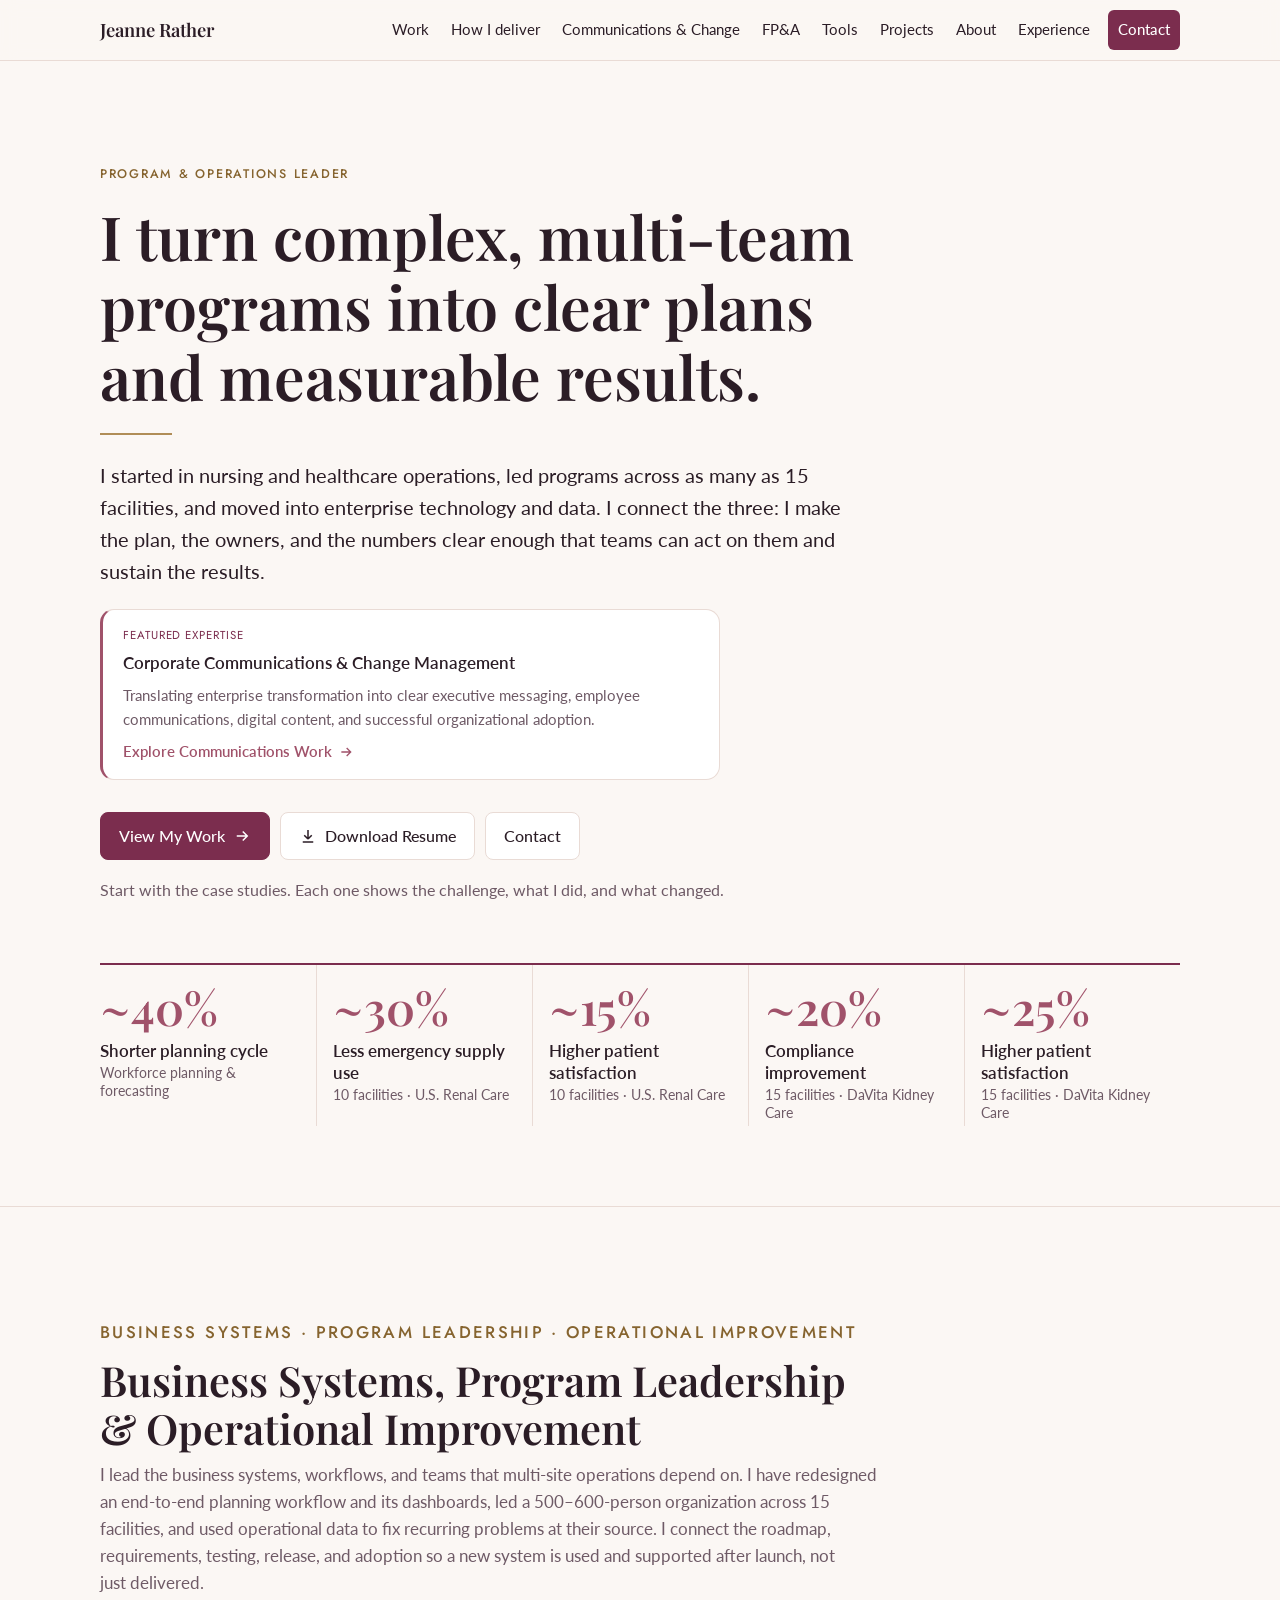
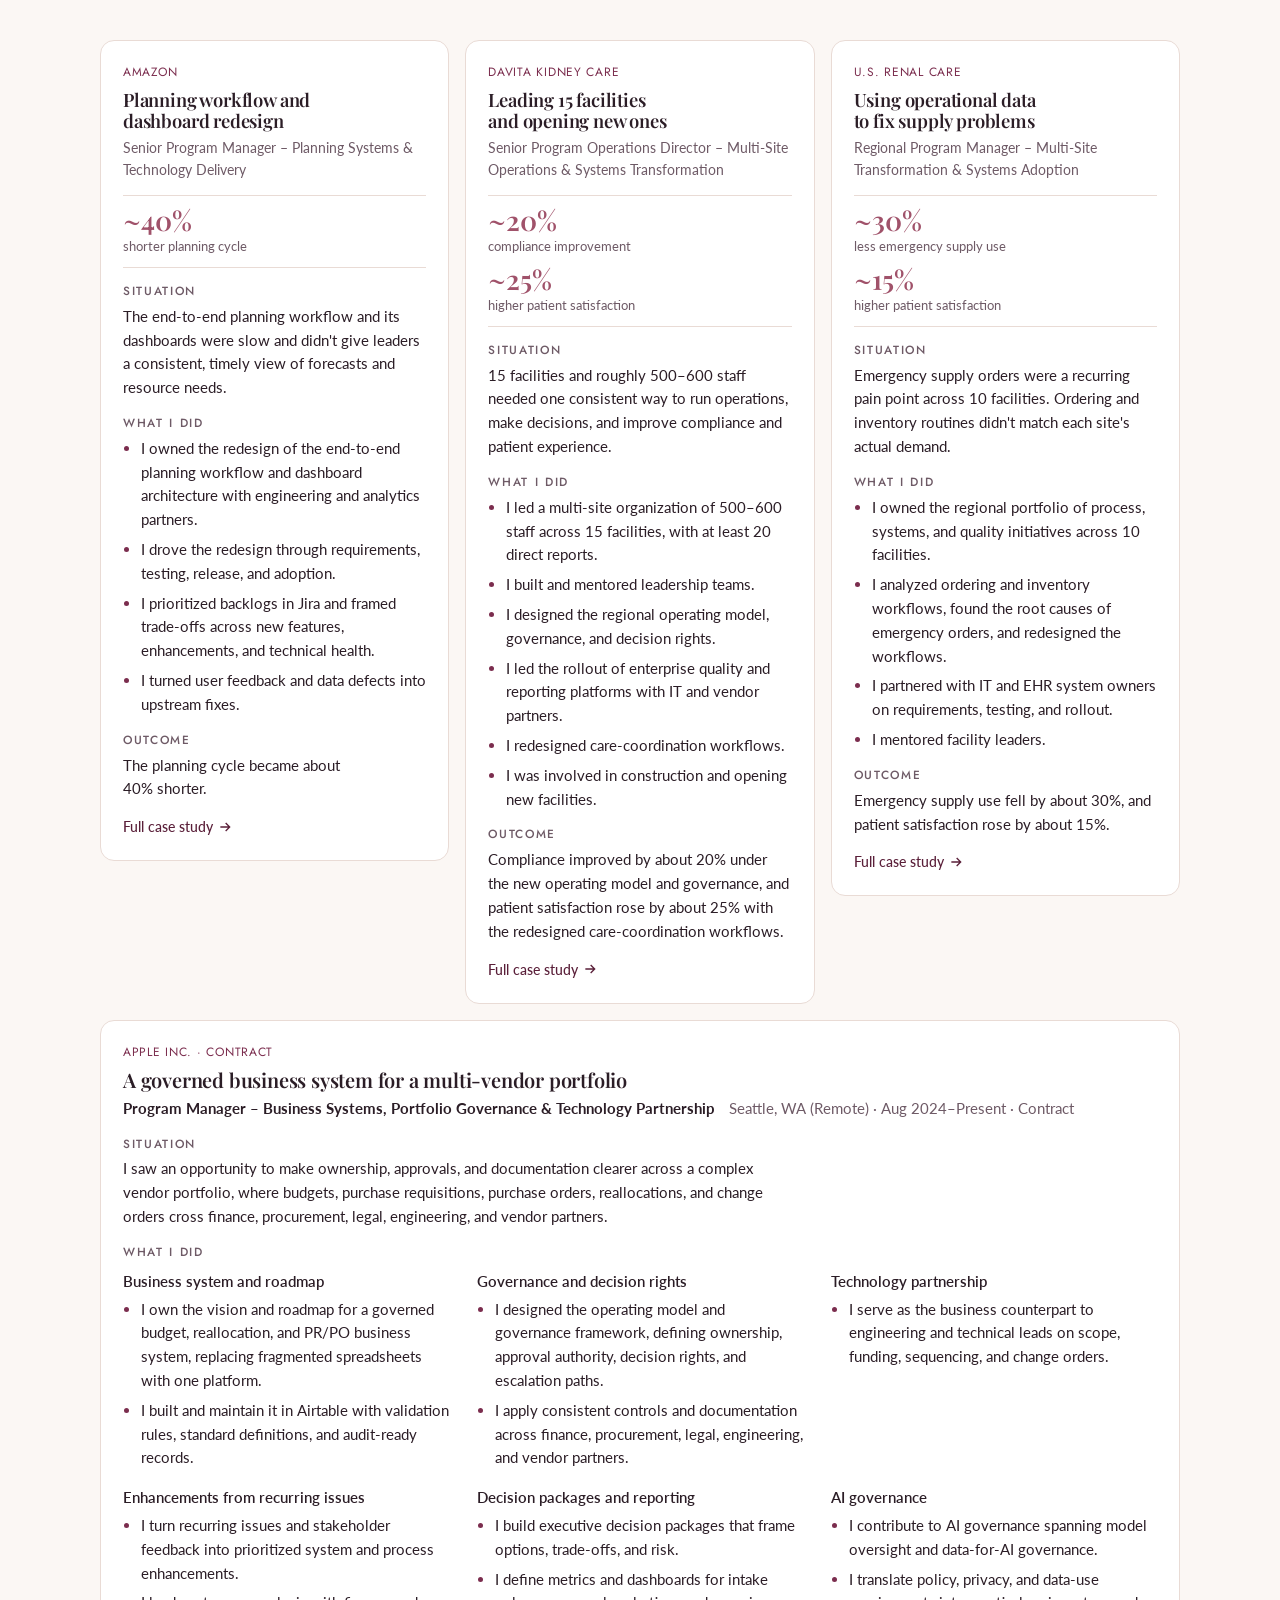
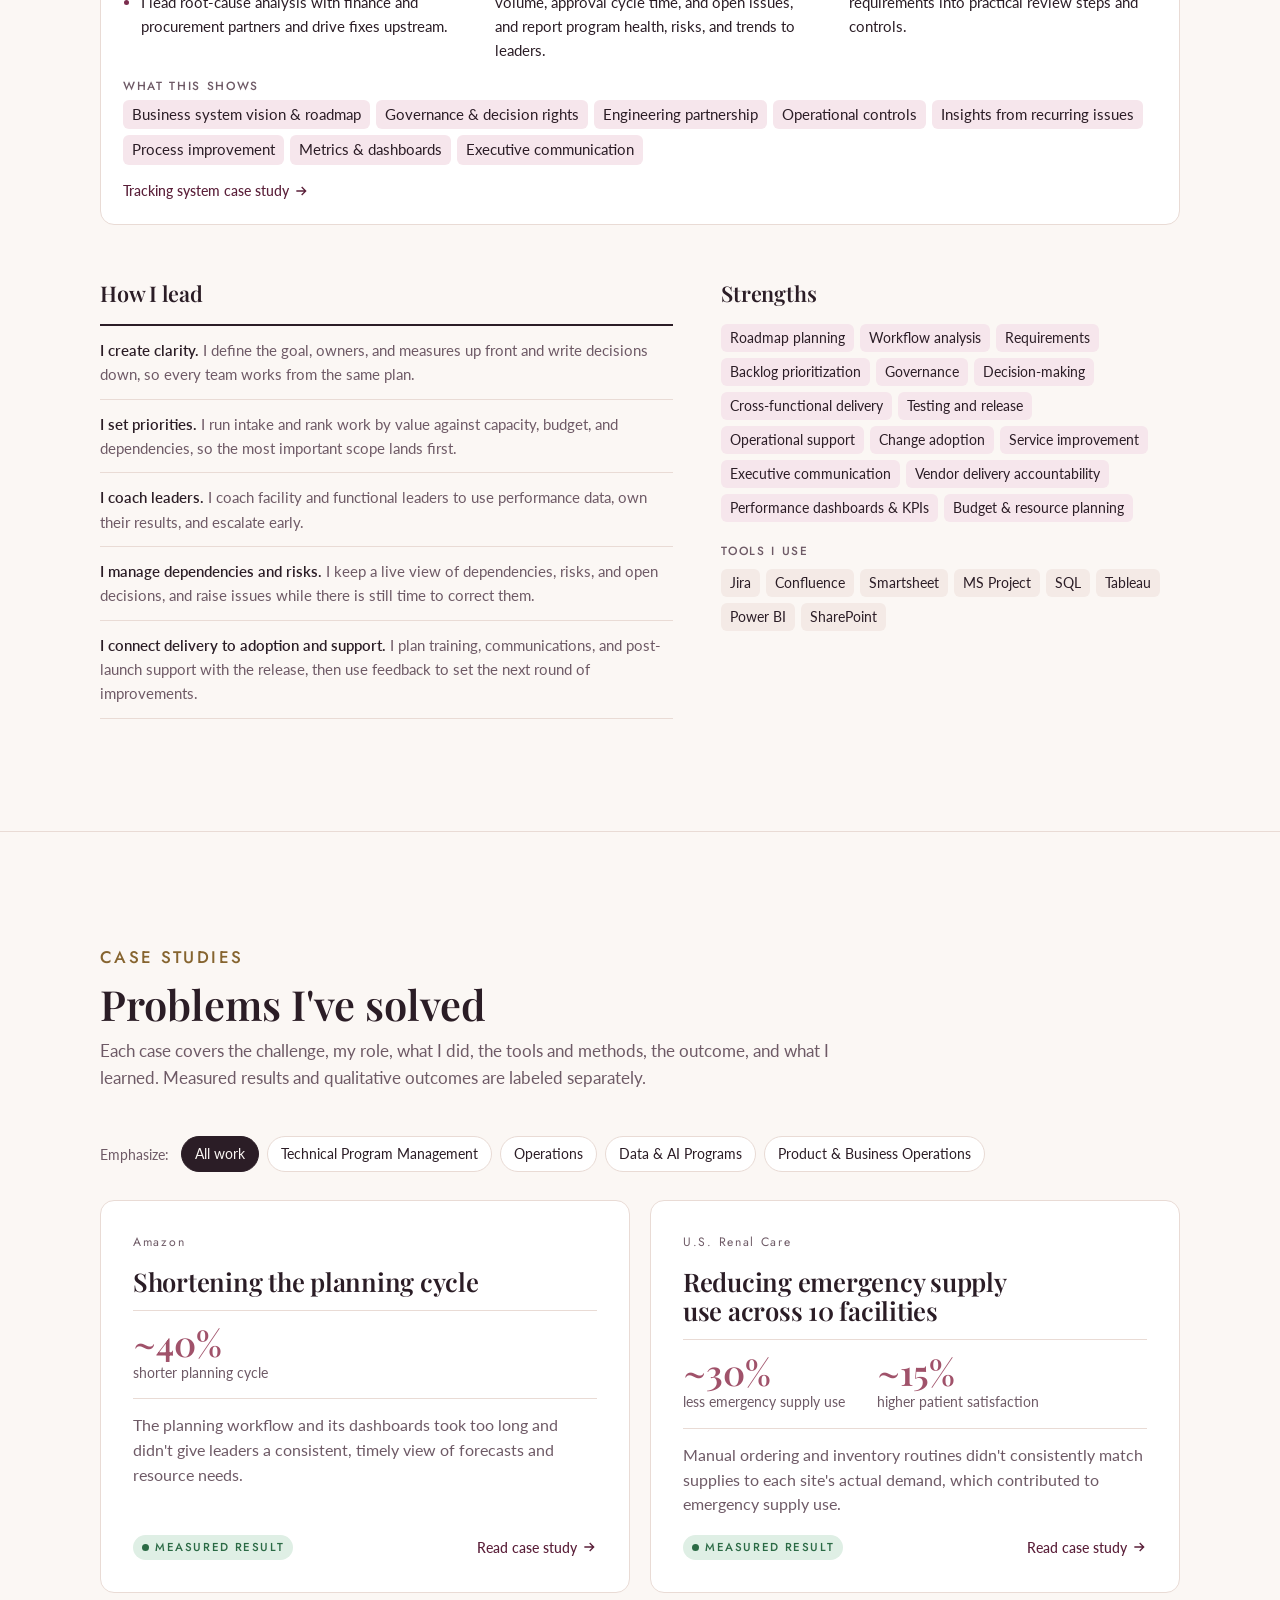
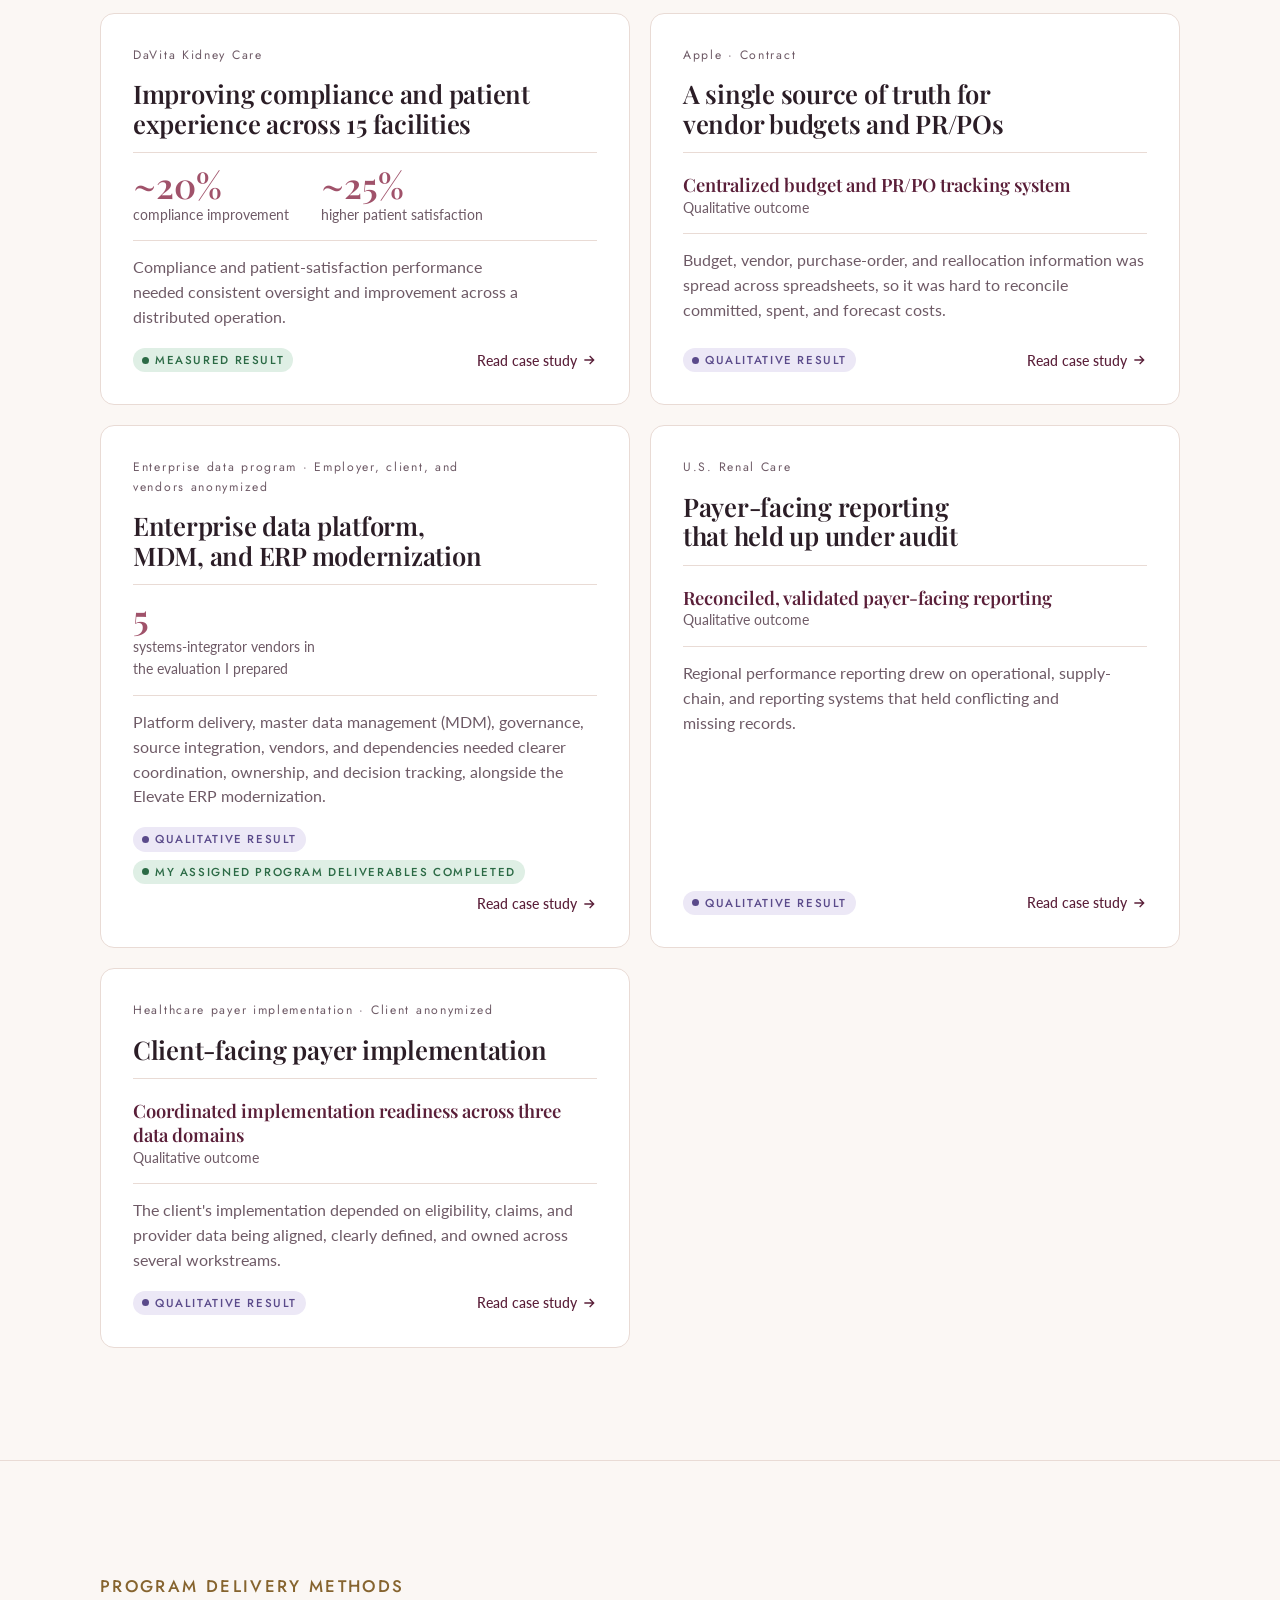
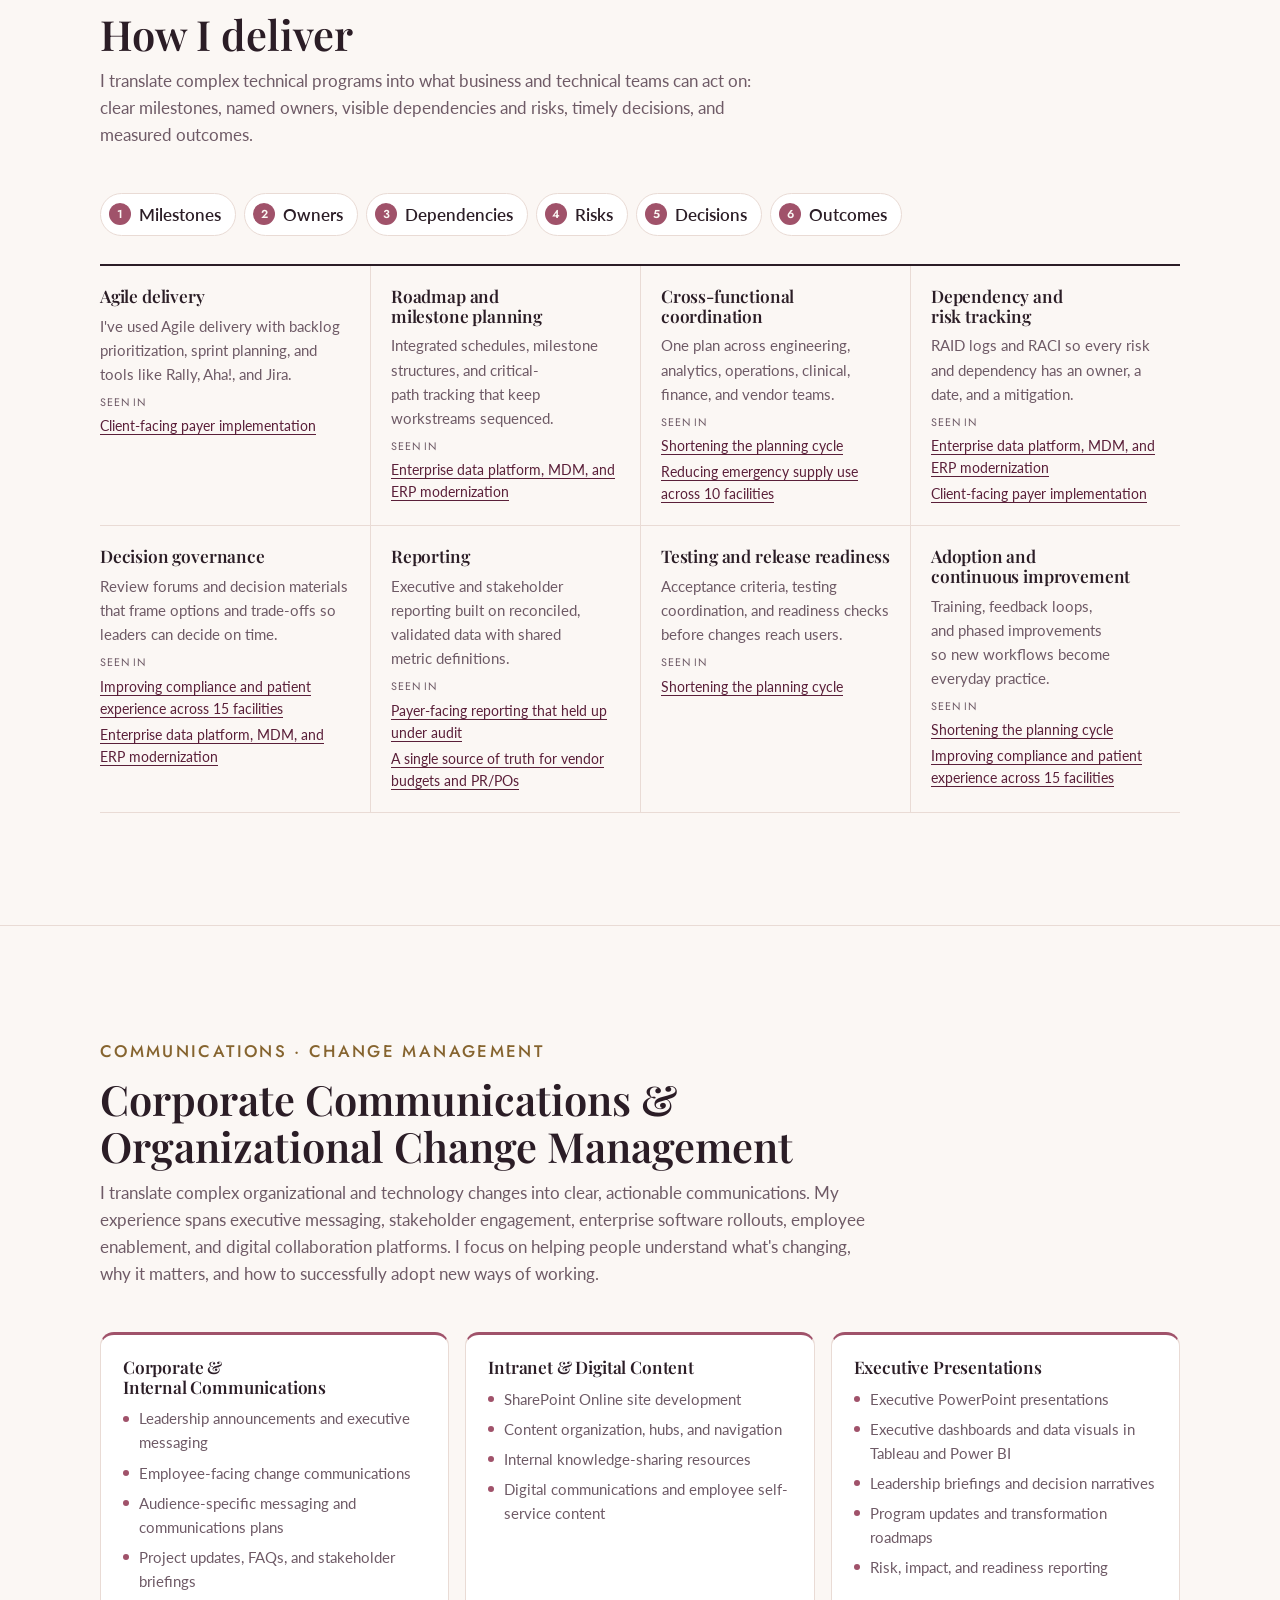
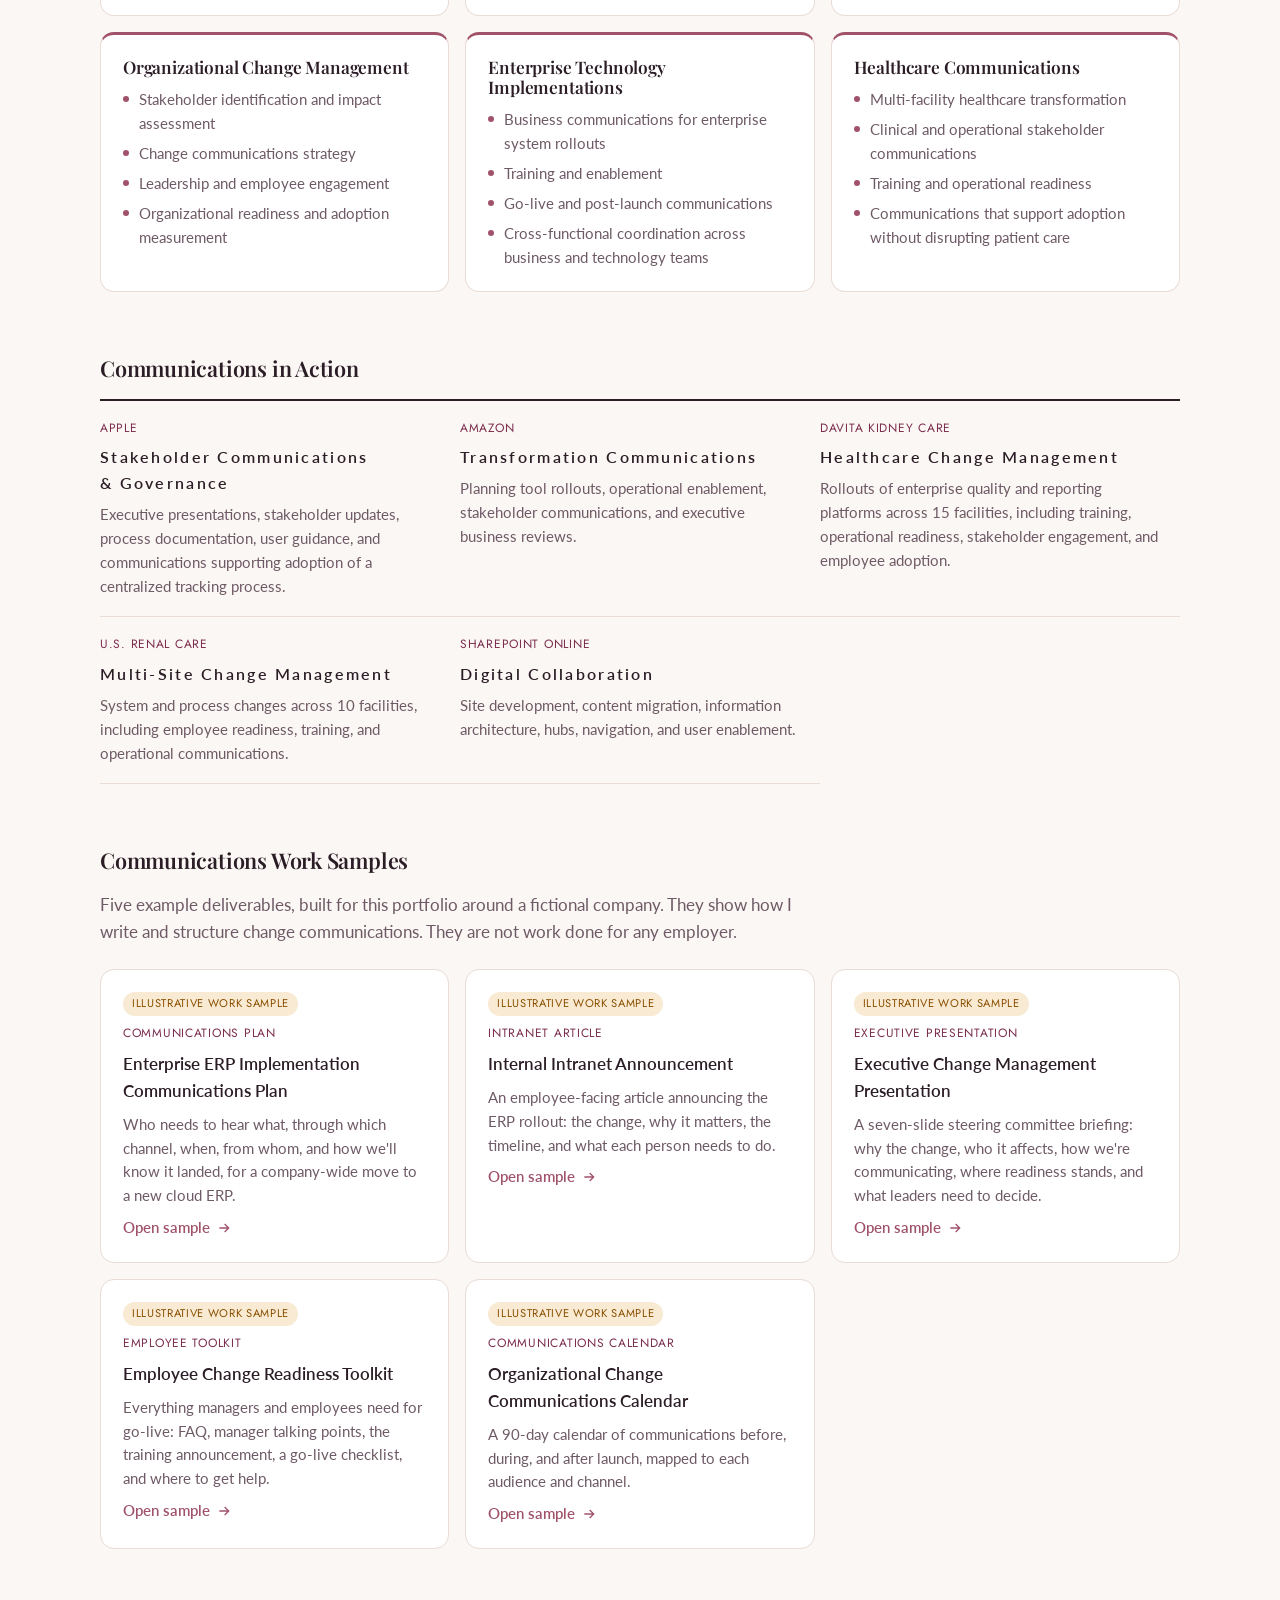
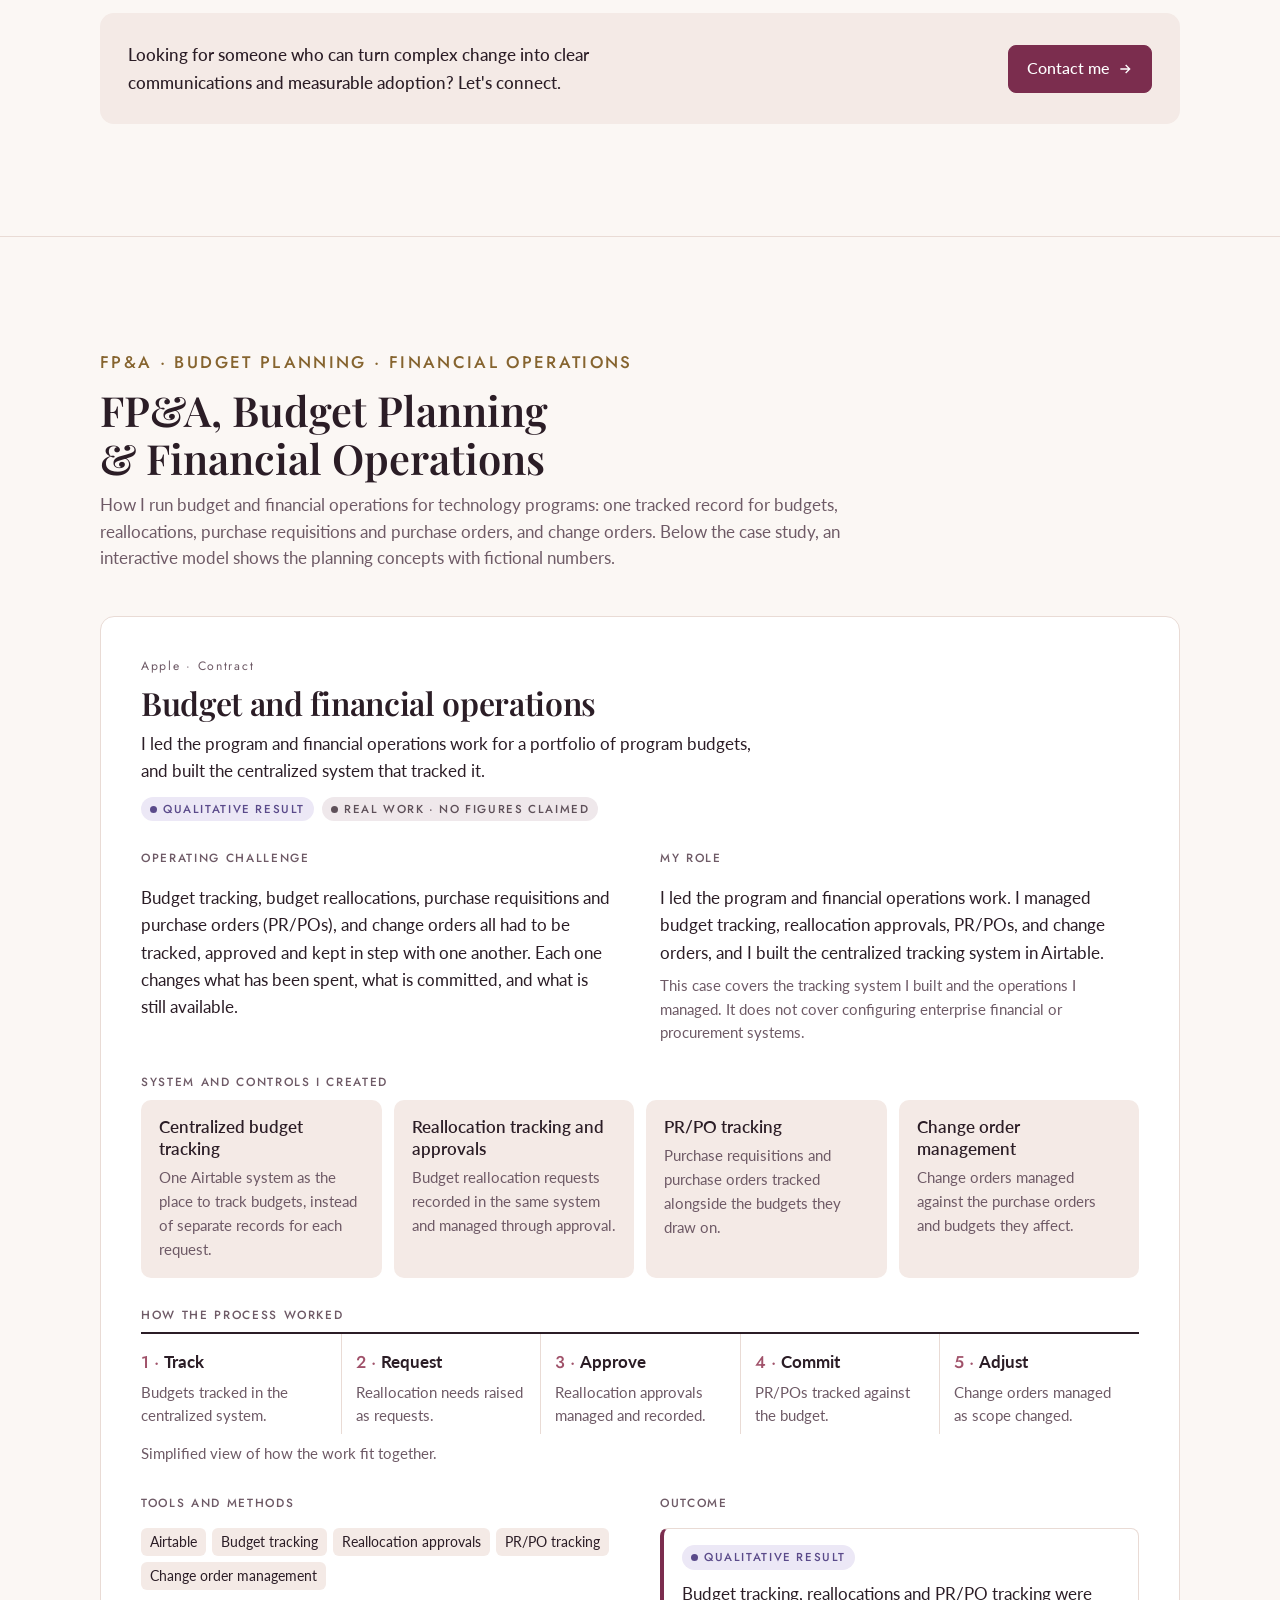
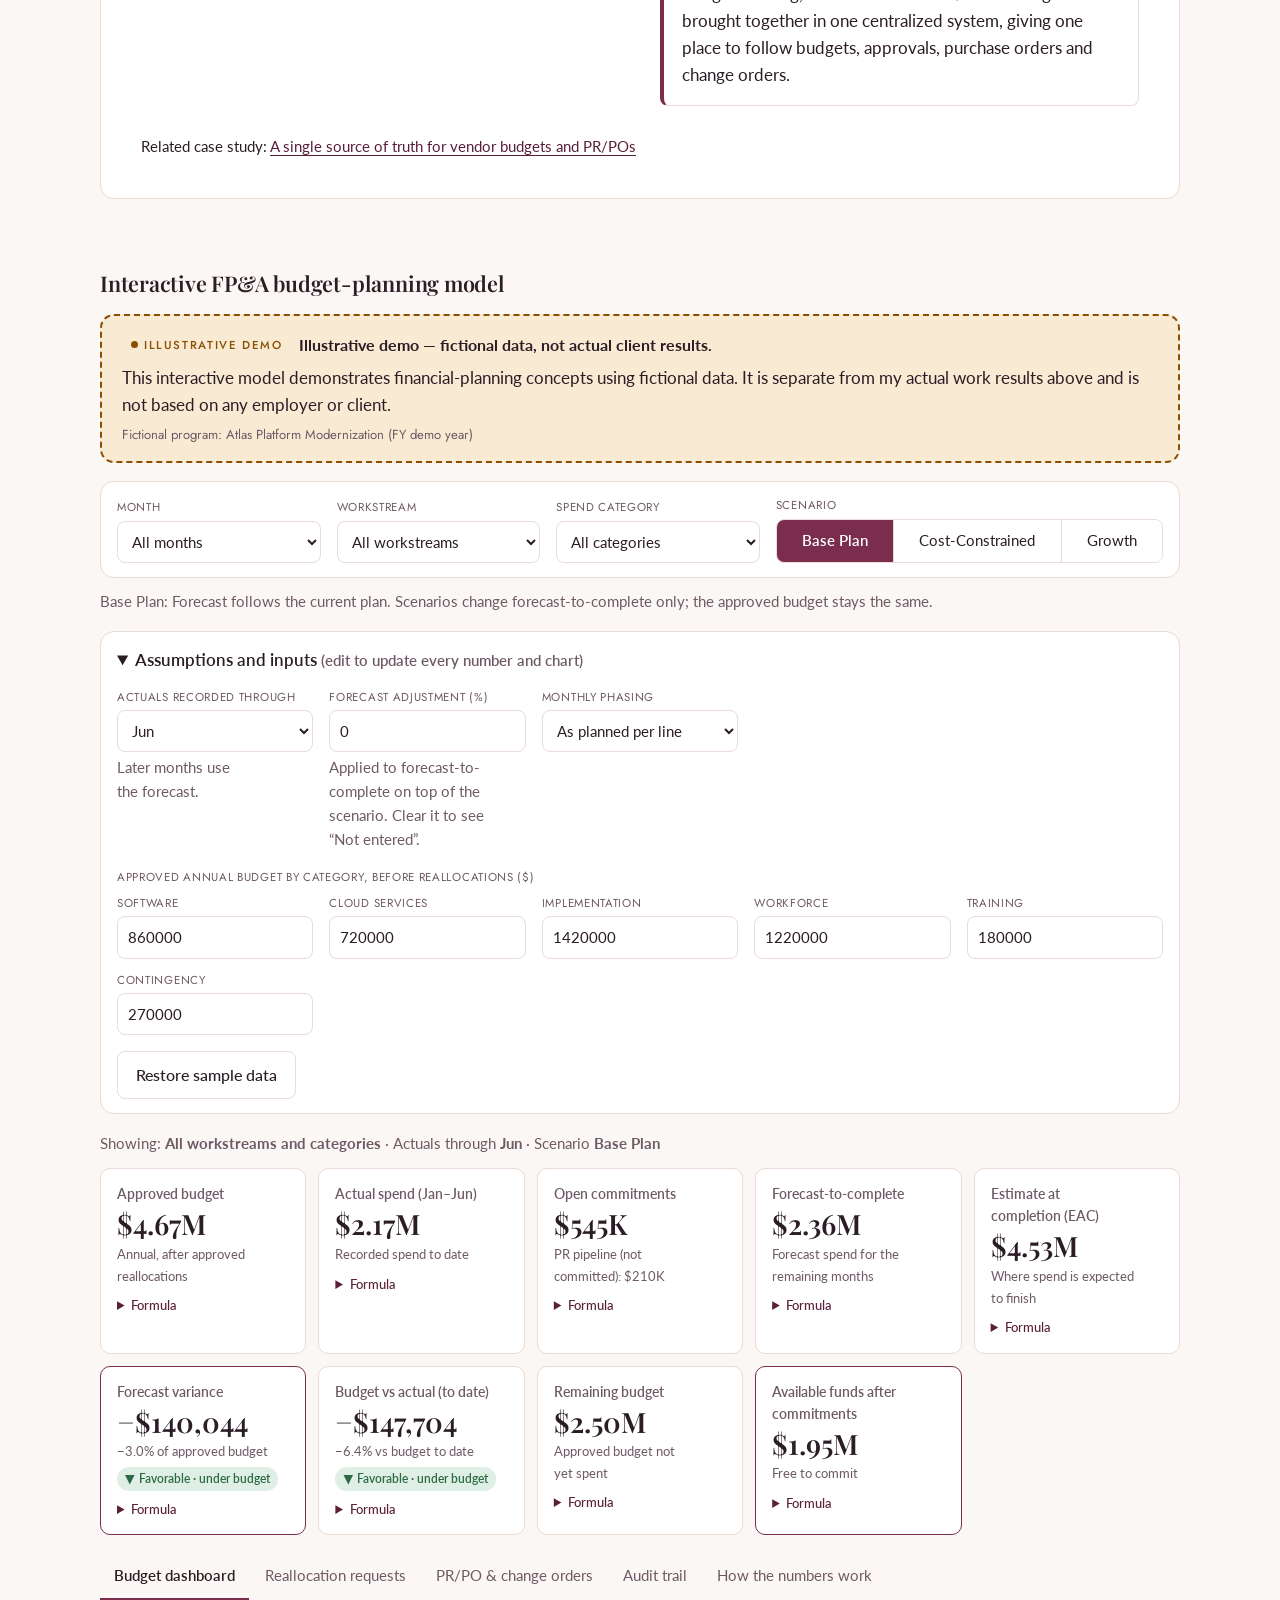
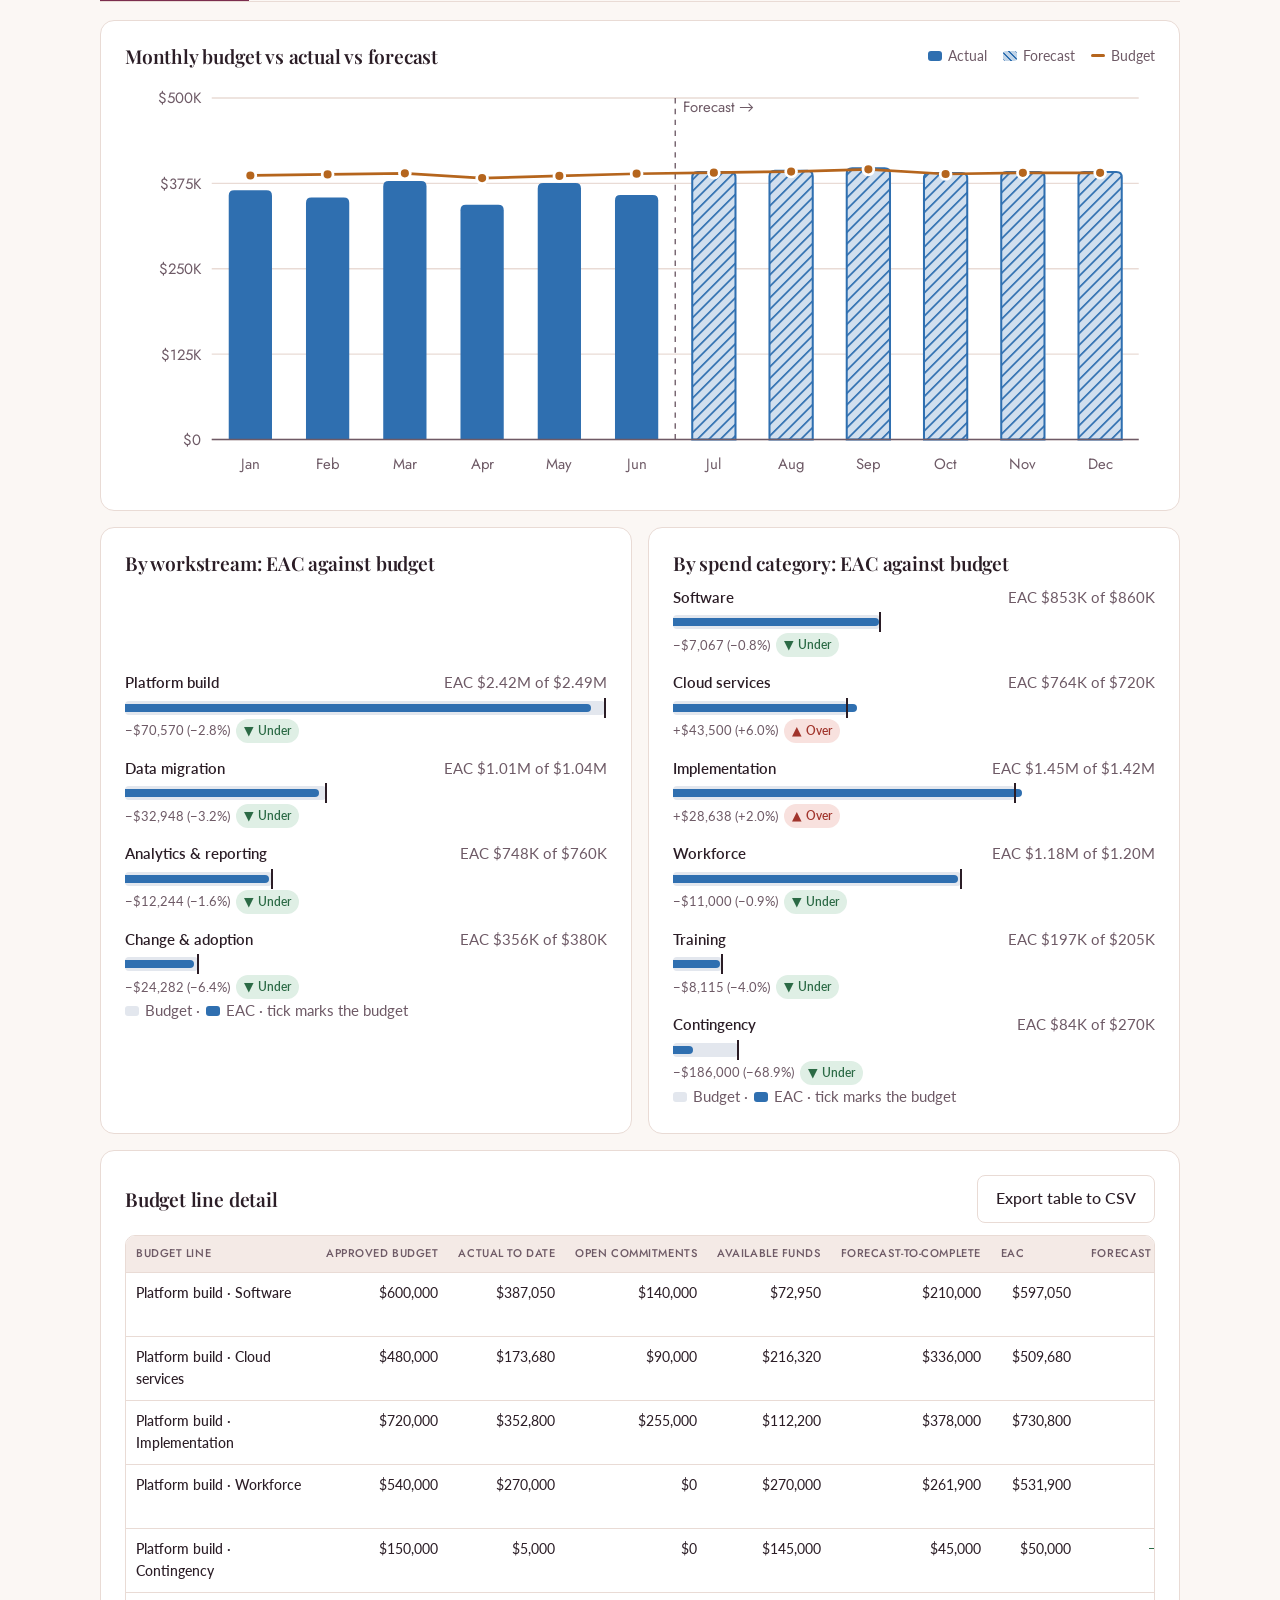
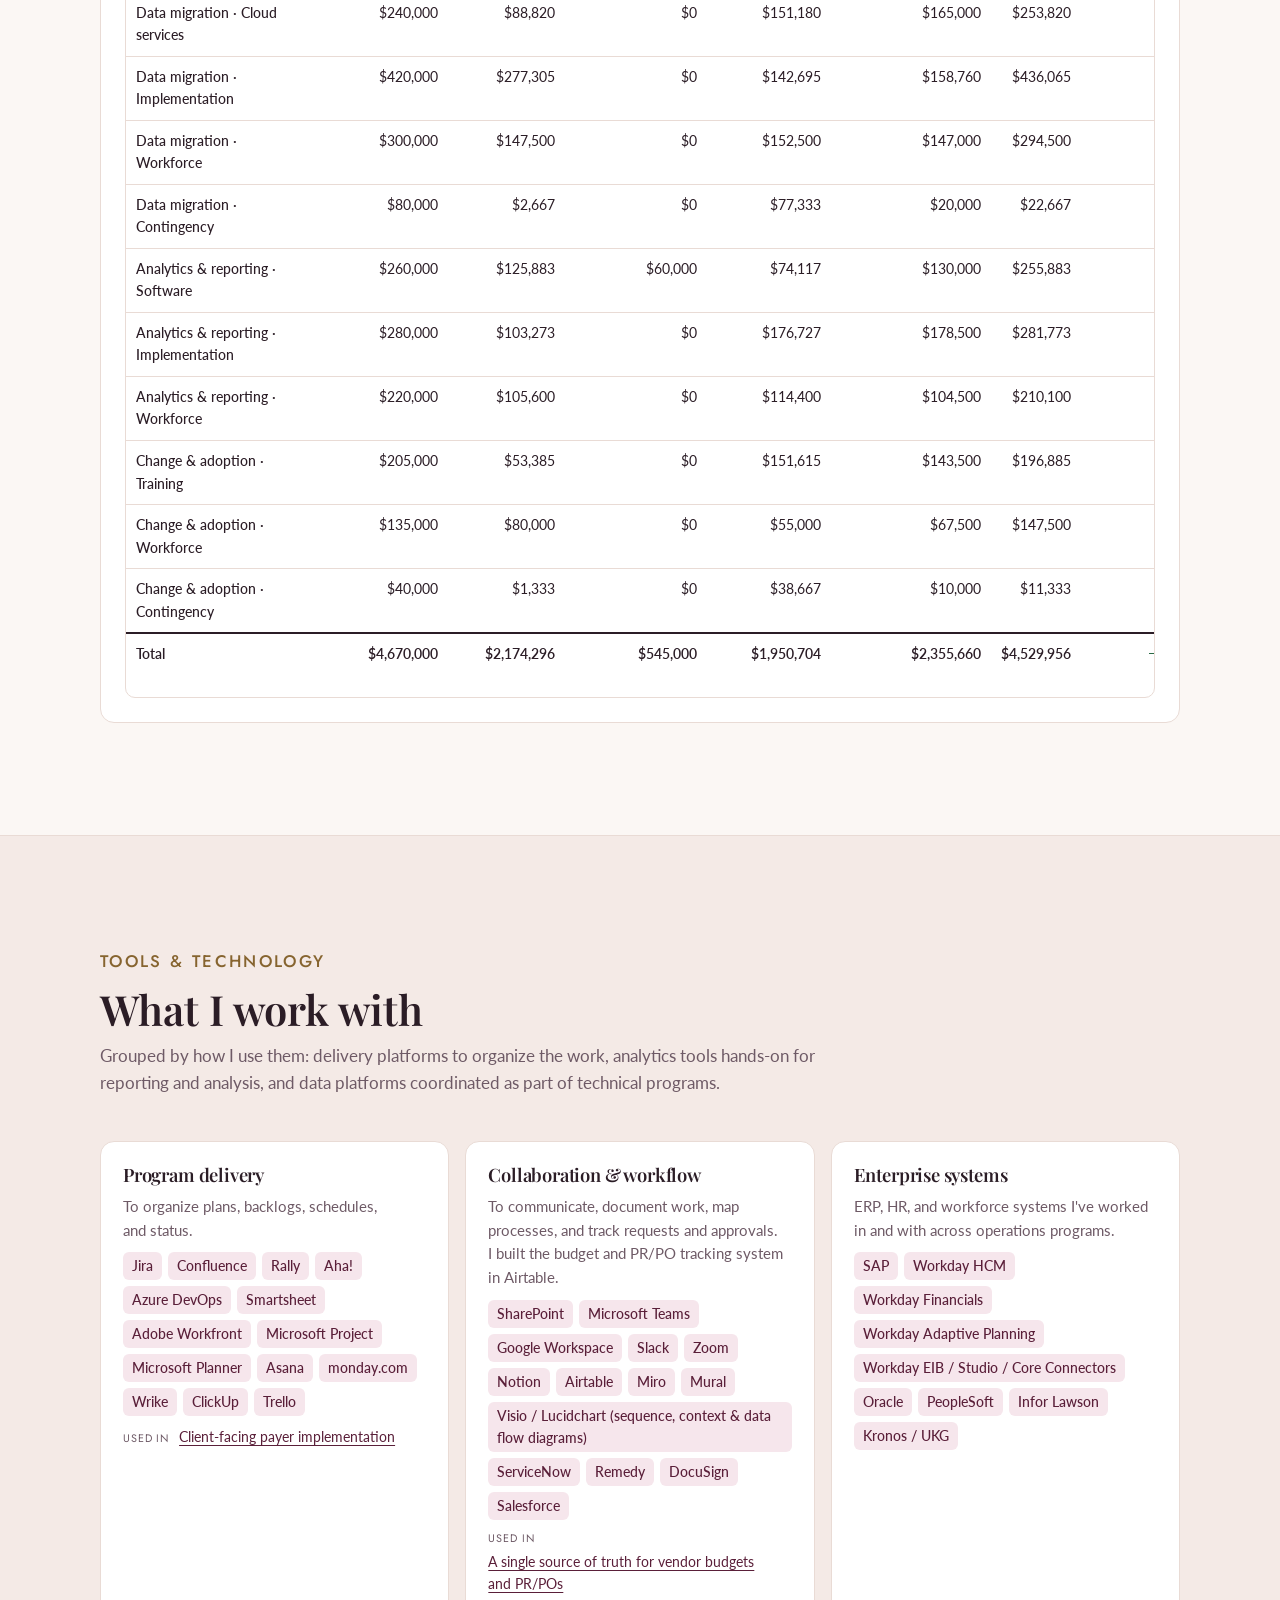
<file: index.html>
<!DOCTYPE html>
<html lang="en">
<head>
  <meta charset="utf-8">
  <meta name="viewport" content="width=device-width, initial-scale=1, viewport-fit=cover">
  <meta name="description" content="Jeanne Rather, program and operations leader connecting operations, technology, and data. Case studies with verified results, FP&amp;A and budget operations, tools, and projects.">
  <link rel="icon" href="favicon.svg" type="image/svg+xml">
  <link rel="stylesheet" href="styles.css?v=1793384656">
<!-- PAGE START -->
<title>Jeanne Rather Portfolio</title>
<link rel="preconnect" href="https://fonts.googleapis.com">
<link rel="preconnect" href="https://fonts.gstatic.com" crossorigin>
<link rel="stylesheet" href="https://fonts.googleapis.com/css2?family=Jost:wght@400;500&family=Lato:wght@400;700&family=Playfair+Display:wght@500;600&display=swap">
<!-- STYLE SLOT -->
</head>
<body>
<a class="skip" href="#main">Skip to content</a>

<header class="site-header">
  <div class="wrap">
    <a class="brand" href="#top" id="brand">Jeanne Rather</a>
    <button class="menu-btn" type="button" aria-expanded="false" aria-controls="nav">Menu</button>
    <nav class="nav" id="nav" aria-label="Main">
      <a href="#work">Work</a>
      <a href="#delivery">How I deliver</a>
      <a href="#comms">Communications &amp; Change</a>
      <a href="#fpa">FP&amp;A</a>
      <a href="#tools">Tools</a>
      <a href="#projects">Projects</a>
      <a href="#about">About</a>
      <a href="#experience">Experience</a>
      <a class="nav-cta" href="#contact">Contact</a>
    </nav>
  </div>
</header>

<main id="main">
  <section class="hero" id="top" aria-labelledby="hero-title">
    <div class="wrap">
      <p class="eyebrow" id="hero-eyebrow">Program &amp; Operations Leader</p>
      <h1 id="hero-title">I turn complex, multi&#8209;team programs into clear plans and measurable results.</h1>
      <p class="hero-intro" id="hero-intro"></p>
      <a class="feature-link" id="hero-feature" href="#comms" hidden></a>
      <div class="actions" id="hero-actions"></div>
      <p class="invite" id="hero-invite"></p>
      <ul class="proof" id="proof"></ul>
    </div>
  </section>

  <section class="block biz-section" id="business-systems" aria-labelledby="biz-title">
    <div class="wrap">
      <div class="section-head">
        <p class="eyebrow" id="biz-eyebrow"></p>
        <h2 id="biz-title"></h2>
        <p id="biz-summary"></p>
      </div>
      <div class="biz-cases" id="biz-cases"></div>
      <article class="biz-case biz-apple" id="biz-apple" aria-label="Apple case study"></article>
      <div class="biz-bottom">
        <div>
          <h3 class="sub-head">How I lead</h3>
          <ul class="biz-lead" id="biz-lead"></ul>
        </div>
        <div>
          <h3 class="sub-head">Strengths</h3>
          <ul class="tags biz-tags" id="biz-strengths"></ul>
          <h4 class="biz-tools-h">Tools I use</h4>
          <ul class="tags" id="biz-tools"></ul>
        </div>
      </div>
    </div>
  </section>

  <section class="block" id="work" aria-labelledby="work-title">
    <div class="wrap">
      <div class="section-head">
        <p class="eyebrow">Case studies</p>
        <h2 id="work-title">Problems I've solved</h2>
        <p>Each case covers the challenge, my role, what I did, the tools and methods, the outcome, and what I learned. Measured results and qualitative outcomes are labeled separately.</p>
      </div>
      <div class="focus-bar" id="focus-bar" role="group" aria-label="Emphasize work for a role type"></div>
      <div class="case-grid" id="cases"></div>
    </div>
  </section>

  <section class="block" id="delivery" aria-labelledby="delivery-title">
    <div class="wrap">
      <div class="section-head">
        <p class="eyebrow">Program delivery methods</p>
        <h2 id="delivery-title">How I deliver</h2>
        <p id="delivery-intro"></p>
      </div>
      <ol class="flow" id="delivery-flow"></ol>
      <div class="method-grid" id="method-grid"></div>
    </div>
  </section>

  <section class="block comms-section" id="comms" aria-labelledby="comms-title">
    <div class="wrap">
      <div class="section-head">
        <p class="eyebrow">Communications · Change management</p>
        <h2 id="comms-title">Corporate Communications &amp; Organizational Change Management</h2>
        <p id="comms-intro"></p>
      </div>
      <div class="comms-grid" id="comms-grid"></div>
      <h3 class="sub-head comms-sub" id="comms-action-title">Communications in Action</h3>
      <ol class="comms-action" id="comms-action" aria-labelledby="comms-action-title"></ol>
      <div class="comms-samples-head" id="comms-samples">
        <h3 class="sub-head comms-sub" id="comms-samples-title">Communications Work Samples</h3>
        <p class="sub-lede" id="comms-samples-lede"></p>
      </div>
      <div class="sample-grid" id="sample-grid"></div>
      <div class="comms-cta" id="comms-cta"></div>
    </div>
  </section>

  <section class="block fpa-section" id="fpa" aria-labelledby="fpa-title">
    <div class="wrap">
      <div class="section-head">
        <p class="eyebrow" id="fpa-eyebrow">FP&amp;A · Budget planning · Financial operations</p>
        <h2 id="fpa-title">FP&amp;A, Budget Planning &amp; Financial Operations</h2>
        <p id="fpa-intro"></p>
      </div>
      <article class="fpa-case" id="fpa-case" aria-labelledby="fpa-case-title"></article>
      <h3 class="sub-head fpa-demo-head" id="fpa-demo-title">Interactive FP&amp;A budget-planning model</h3>
      <div class="fpa-demo" id="fpa-demo" role="region" aria-labelledby="fpa-demo-title"></div>
    </div>
  </section>

  <section class="tools-band block" id="tools" aria-labelledby="tools-title">
    <div class="wrap">
      <div class="section-head">
        <p class="eyebrow">Tools &amp; technology</p>
        <h2 id="tools-title">What I work with</h2>
        <p>Grouped by how I use them: delivery platforms to organize the work, analytics tools hands-on for reporting and analysis, and data platforms coordinated as part of technical programs.</p>
      </div>
      <div class="tool-grid" id="tool-grid"></div>
    </div>
  </section>

  <section class="block" id="projects" aria-labelledby="projects-title">
    <div class="wrap">
      <div class="section-head">
        <p class="eyebrow">Data science, AI &amp; product experiments</p>
        <h2 id="projects-title">Hands-on work outside my day job</h2>
        <p>What I've done hands-on, the data and technology programs I've led, and the AI tools I use, kept separate on purpose.</p>
      </div>
      <div class="tiers" id="tiers"></div>
      <article class="research" id="research" aria-labelledby="research-title"></article>
      <h3 class="sub-head" id="apps-title">Product experiments</h3>
      <p class="sub-lede">Side projects for iPhone. None are published, and none have users or revenue.</p>
      <div class="apps" id="app-list"></div>
    </div>
  </section>

  <section class="block" id="about" aria-labelledby="about-title">
    <div class="wrap about-grid">
      <div>
        <p class="eyebrow">About</p>
        <h2 id="about-title">From the clinic floor to enterprise data</h2>
        <div class="about-text" id="about-text"></div>
        <ul class="edu" id="education"></ul>
      </div>
      <div>
        <h3 class="sub-head">Selected expertise</h3>
        <dl class="expertise" id="expertise"></dl>
      </div>
    </div>
  </section>

  <section class="block" id="experience" aria-labelledby="exp-title">
    <div class="wrap">
      <div class="section-head">
        <p class="eyebrow">Experience</p>
        <h2 id="exp-title">Where I've worked</h2>
      </div>
      <ol class="exp" id="exp-list"></ol>
    </div>
  </section>

  <section class="block contact" id="contact" aria-labelledby="contact-title">
    <div class="wrap">
      <div class="section-head">
        <p class="eyebrow">Contact</p>
        <h2 id="contact-title">Let's talk about the role.</h2>
        <p>Email is the fastest way to reach me.</p>
      </div>
      <div class="contact-card">
        <span class="contact-label">Email</span>
        <span class="contact-email" id="contact-email"></span>
        <div class="actions" id="contact-actions"></div>
        <p class="contact-status" id="contact-status" role="status"></p>
      </div>
    </div>
  </section>

  <article class="case-view" id="case-view" hidden></article>
</main>

<footer class="site-footer">
  <div class="wrap">
    <span id="footer-name">Jeanne Rather</span>
    <span>No tracking, no cookies.</span>
  </div>
</footer>

<noscript><p class="wrap">This site needs JavaScript turned on to show its content.</p></noscript>
<!-- SCRIPT SLOT -->
<!-- PAGE END -->
<script src="comms-samples.js?v=1792176963"></script>
<script src="content.js?v=1793384656"></script>
<script src="app.js?v=1793384656"></script>
<script src="fpa-model.js?v=1792078669"></script>
<script src="fpa-demo.js?v=1792078669"></script>
</body>
</html>
</file>
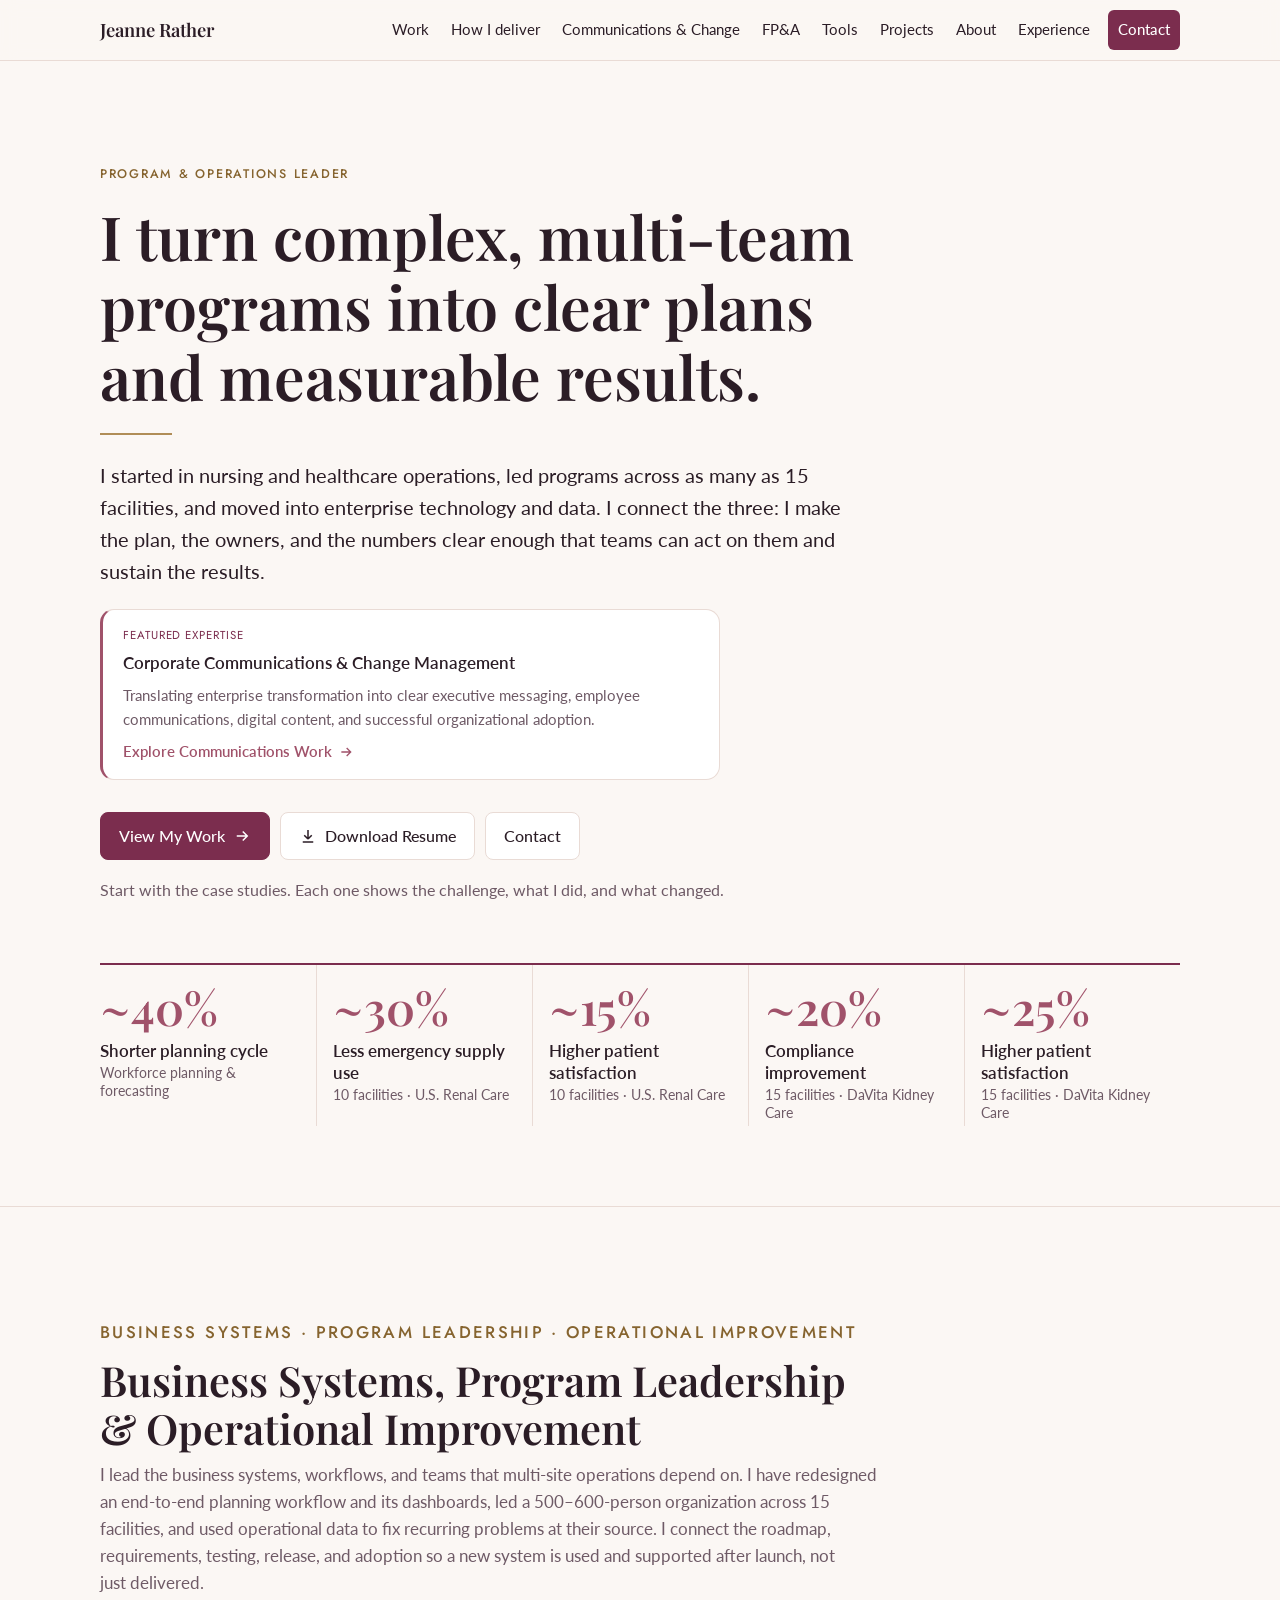
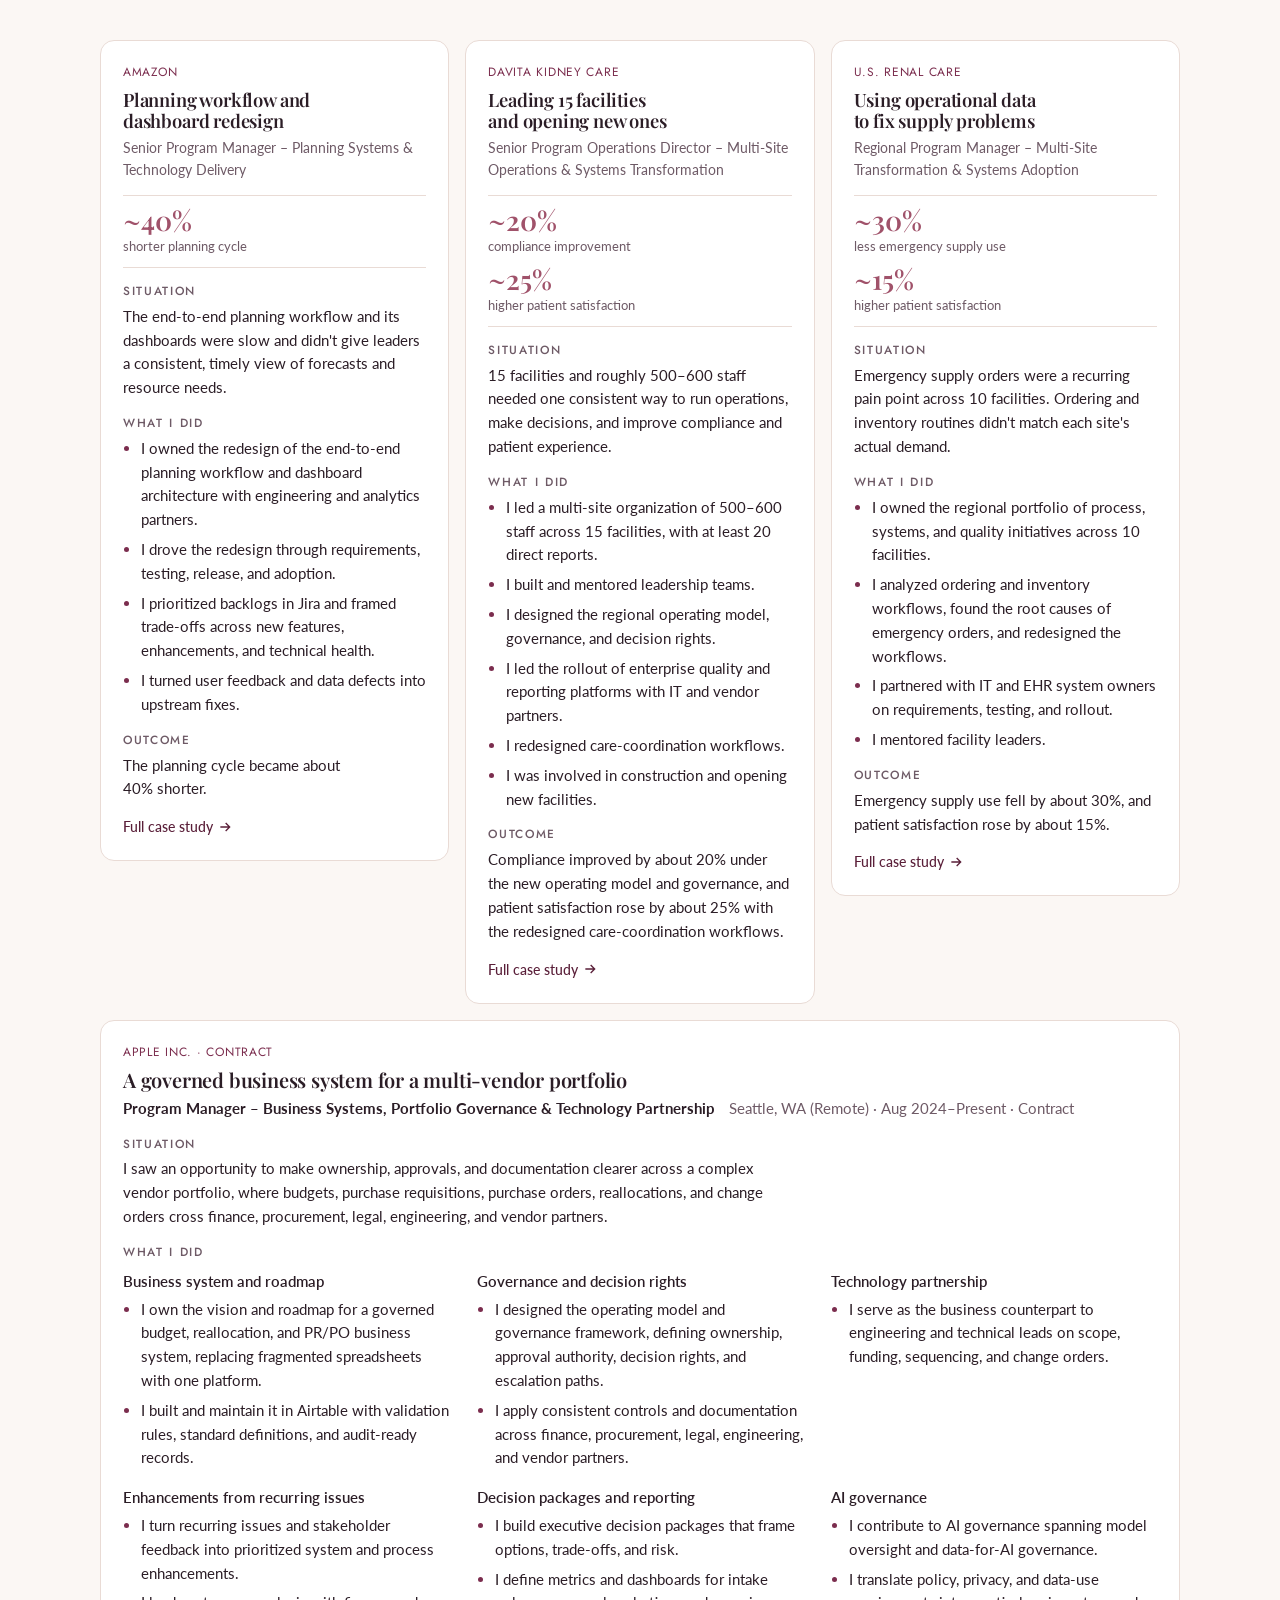
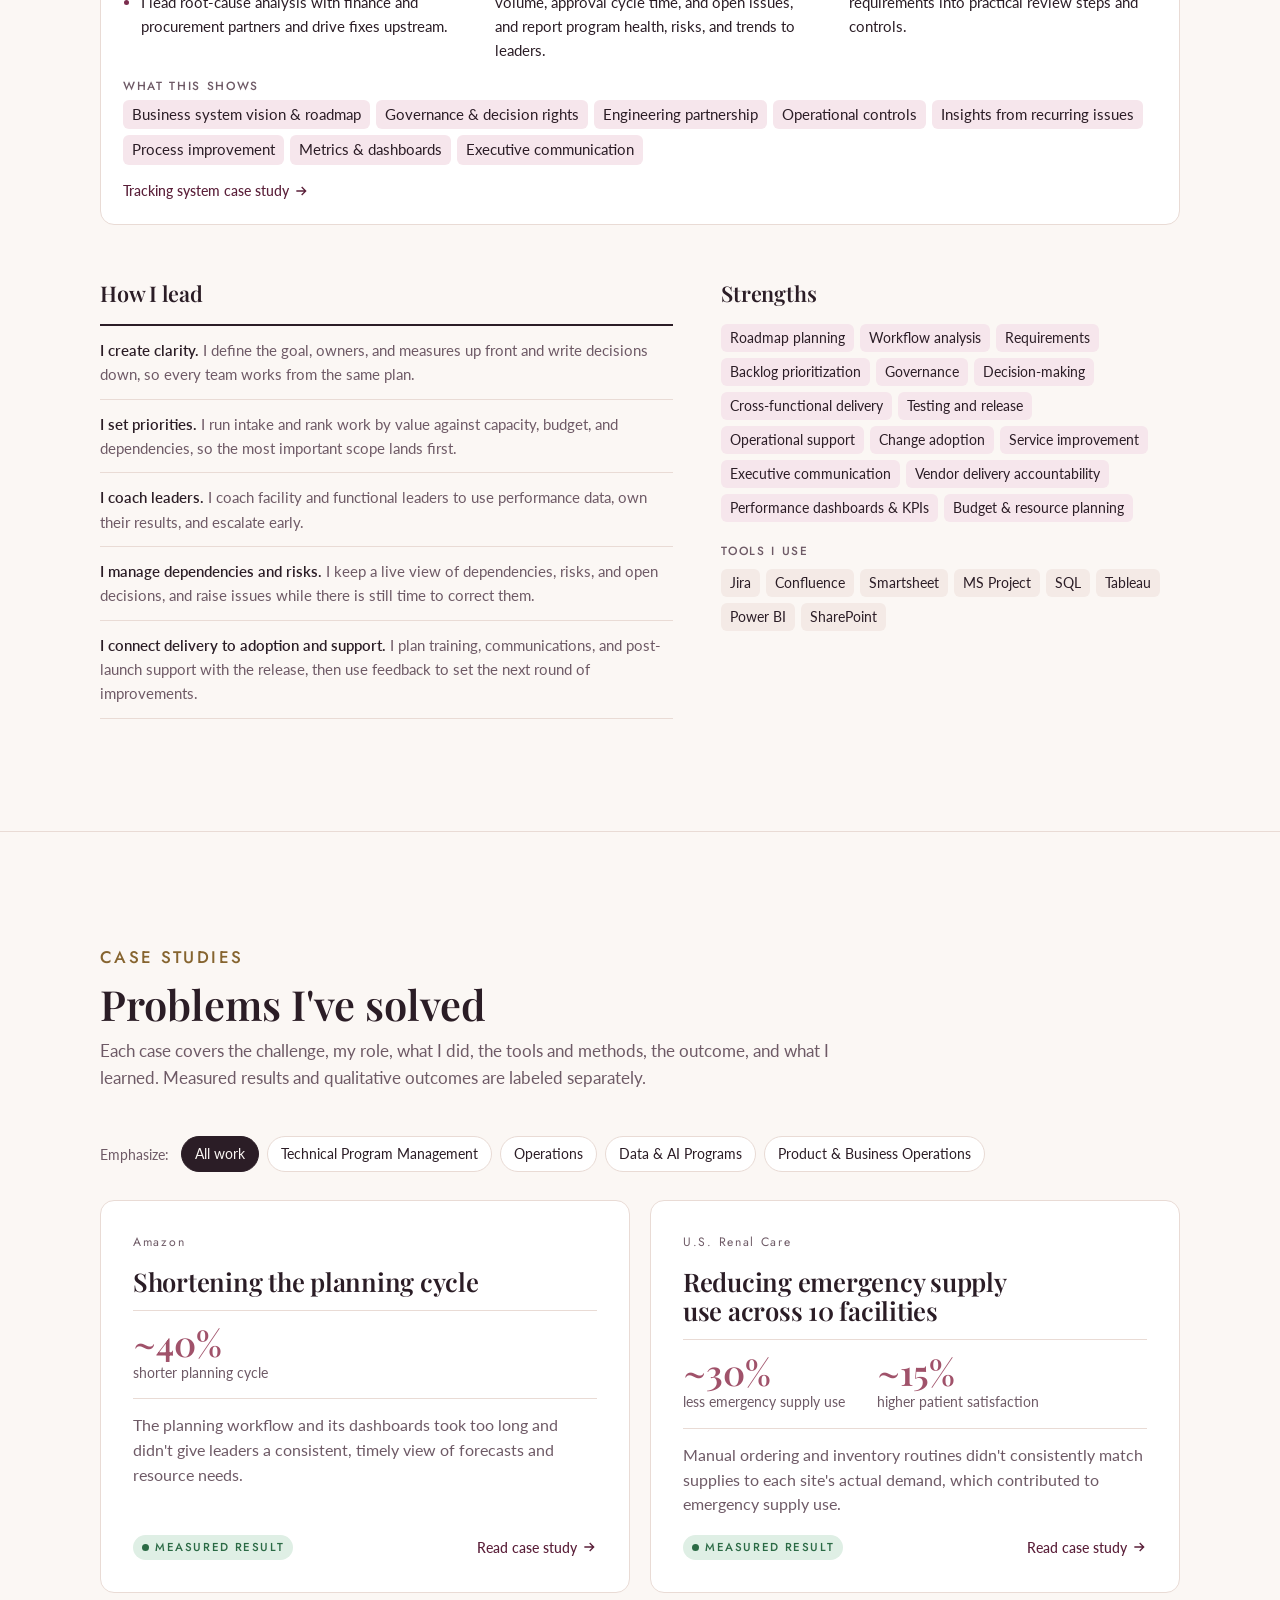
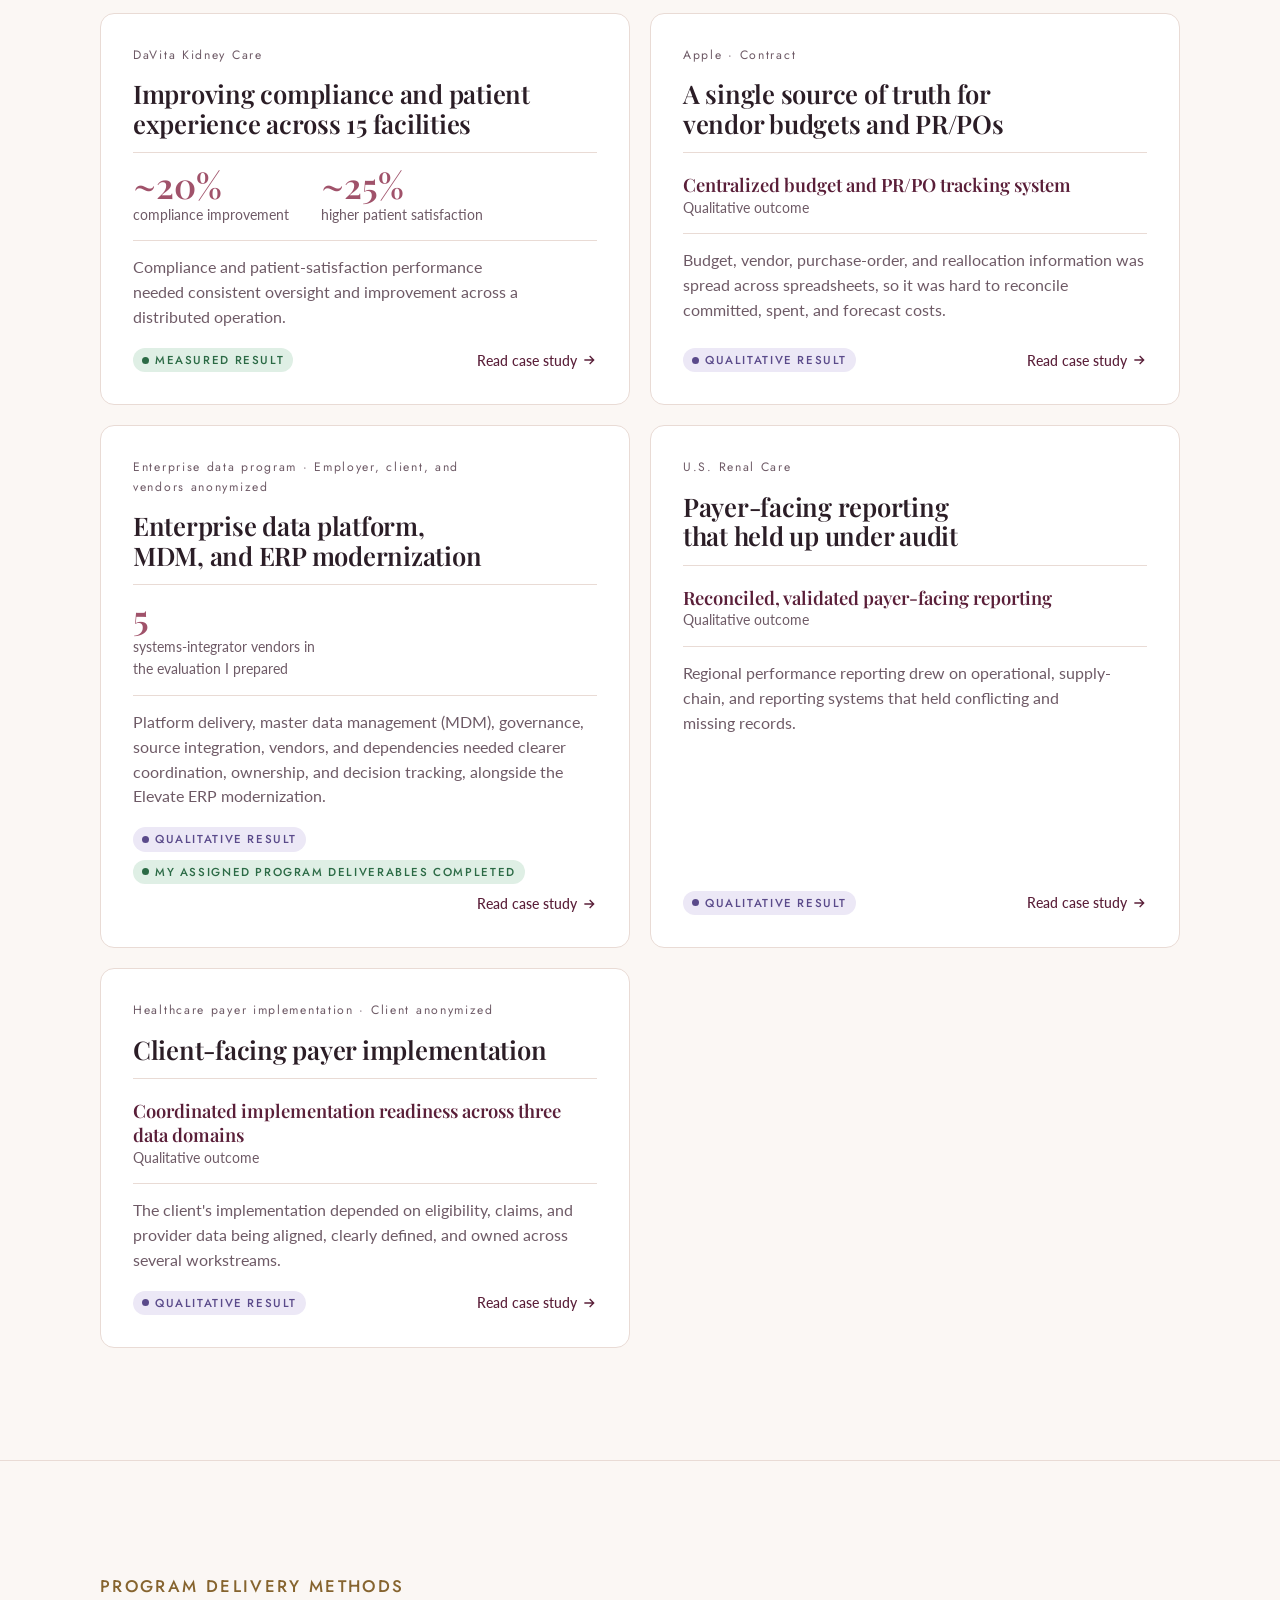
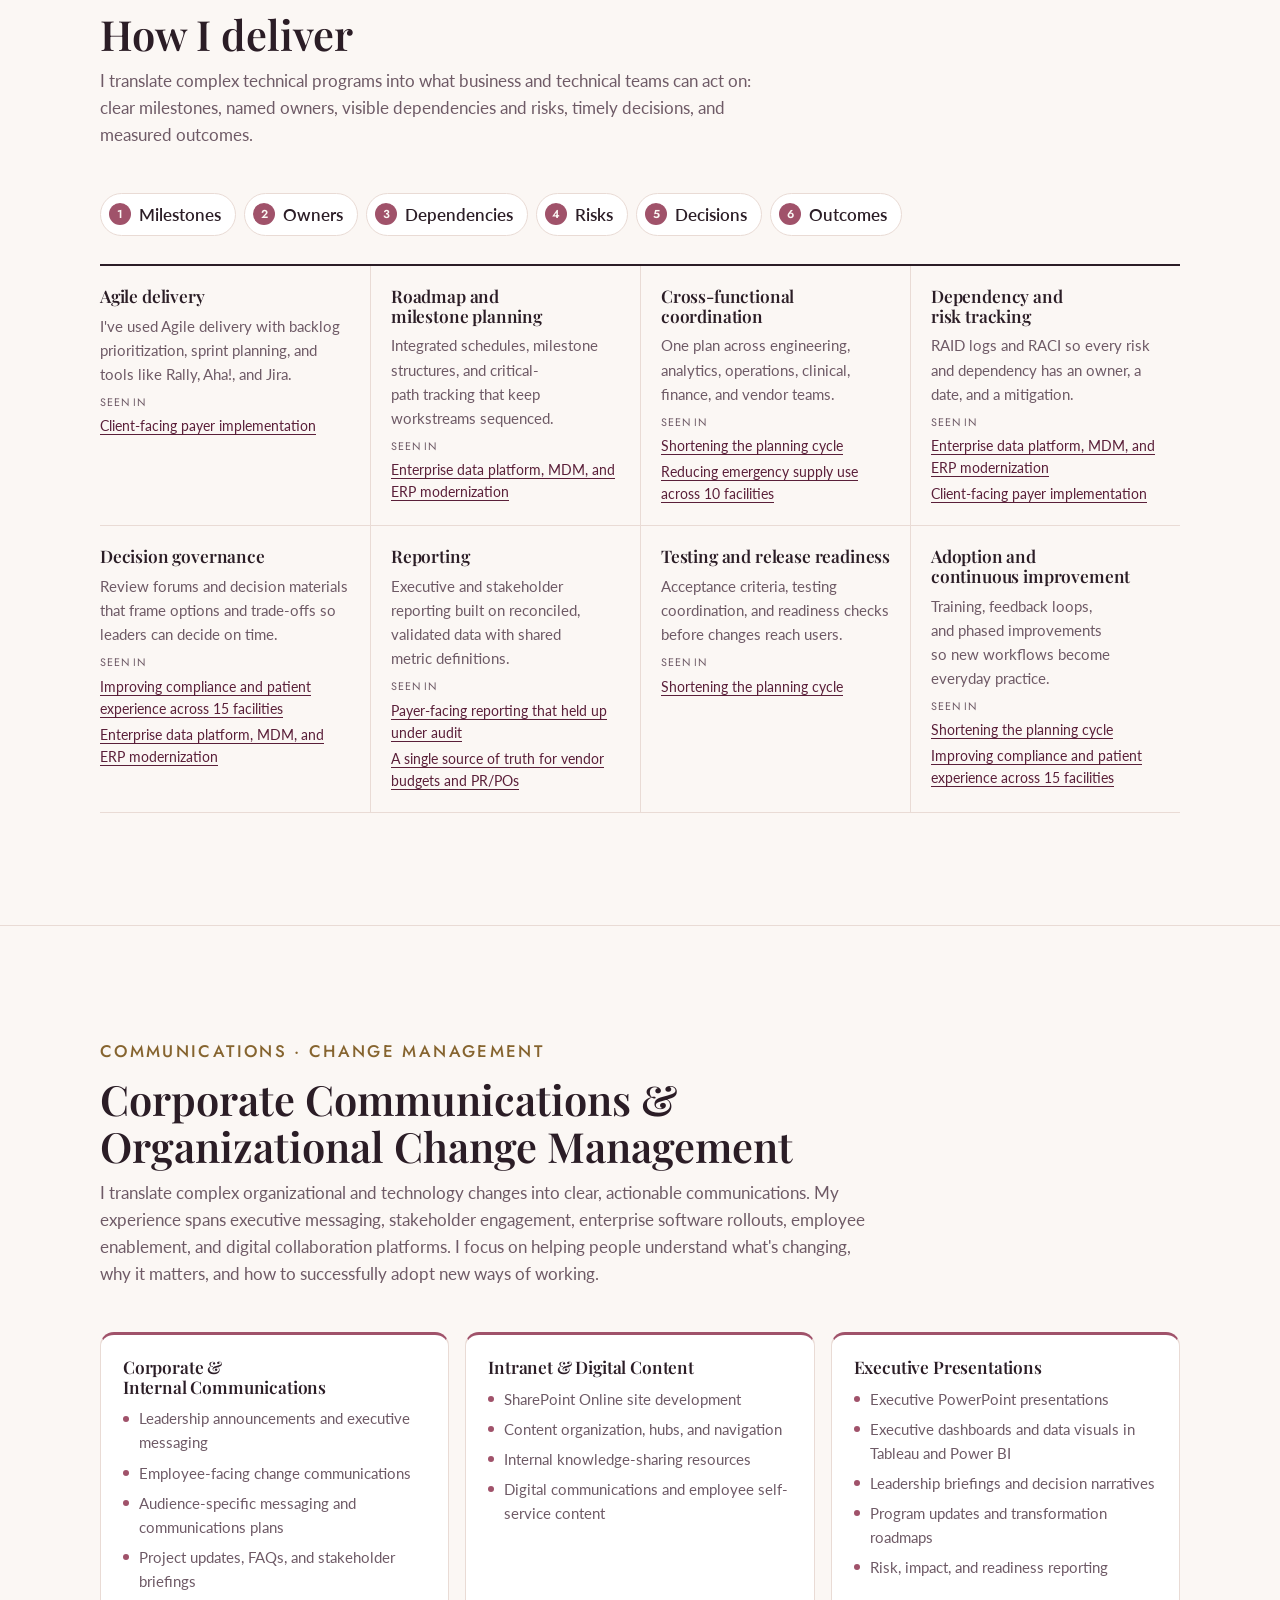
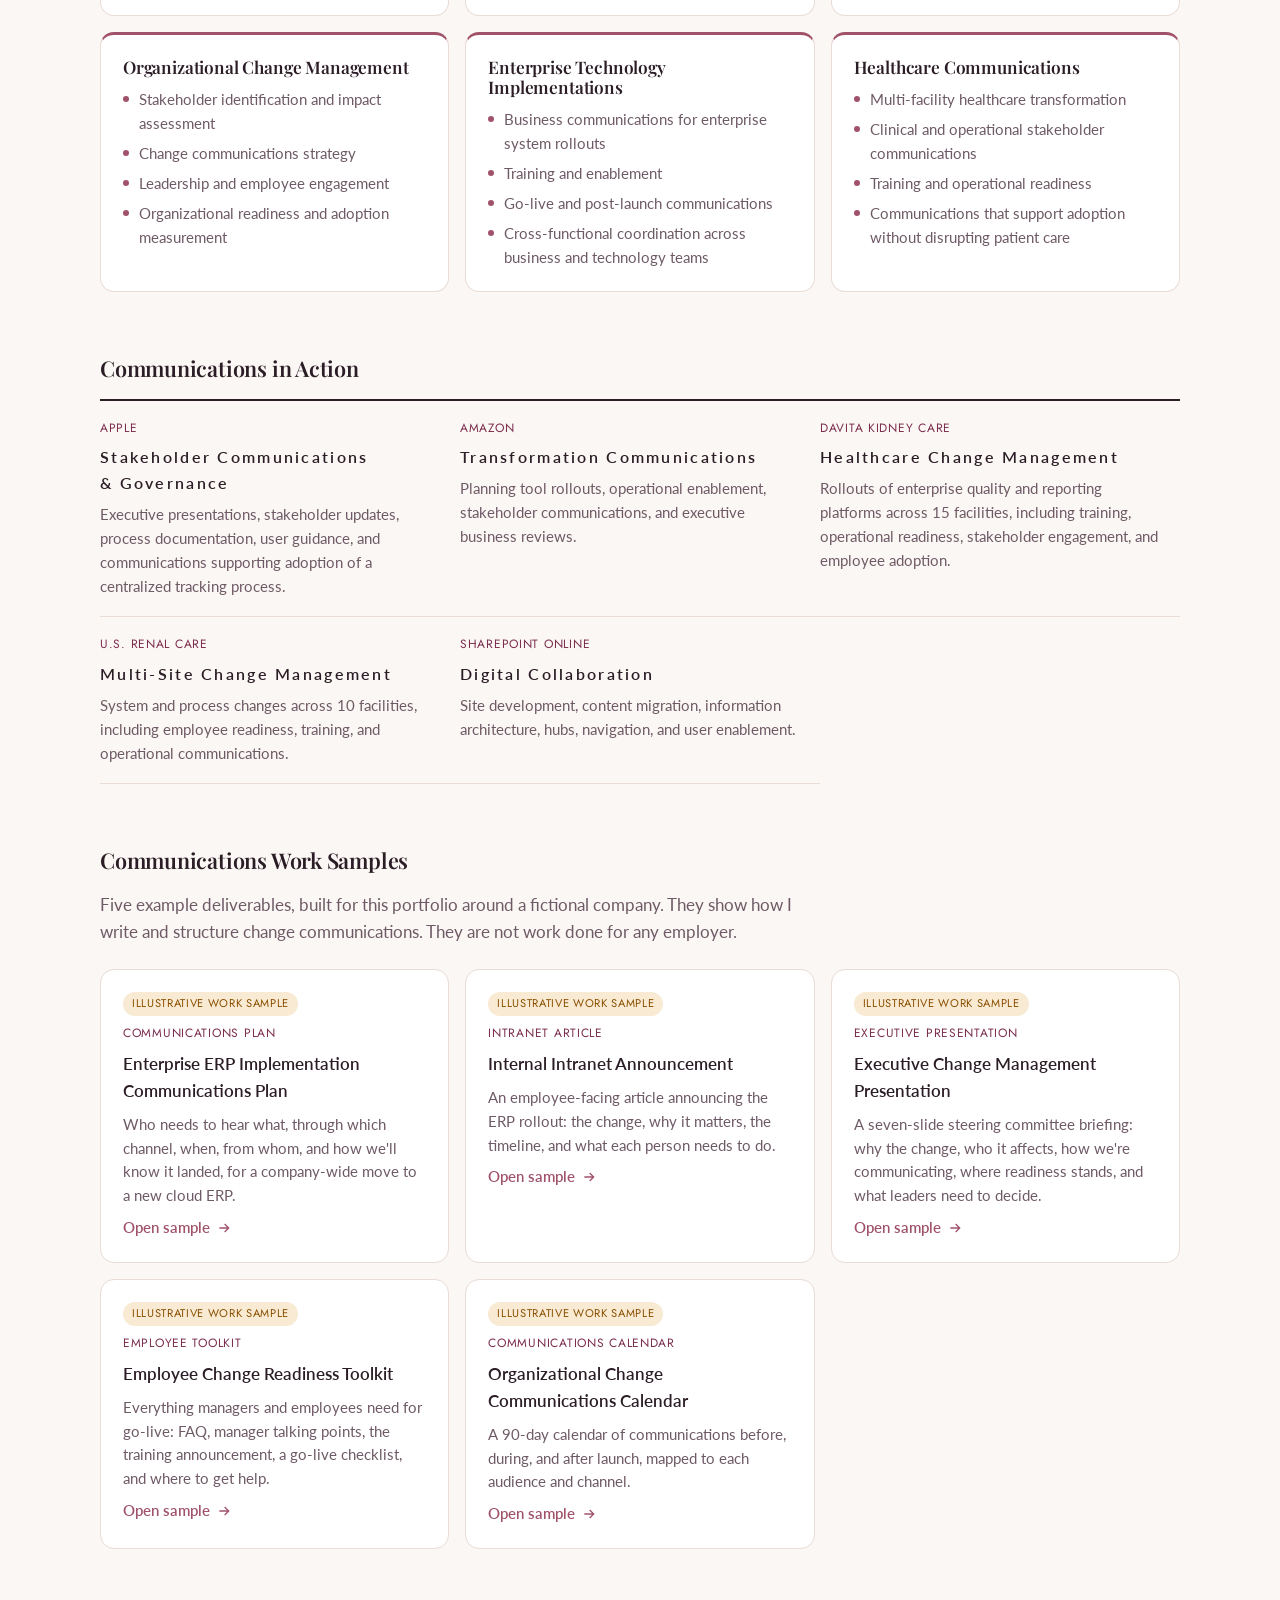
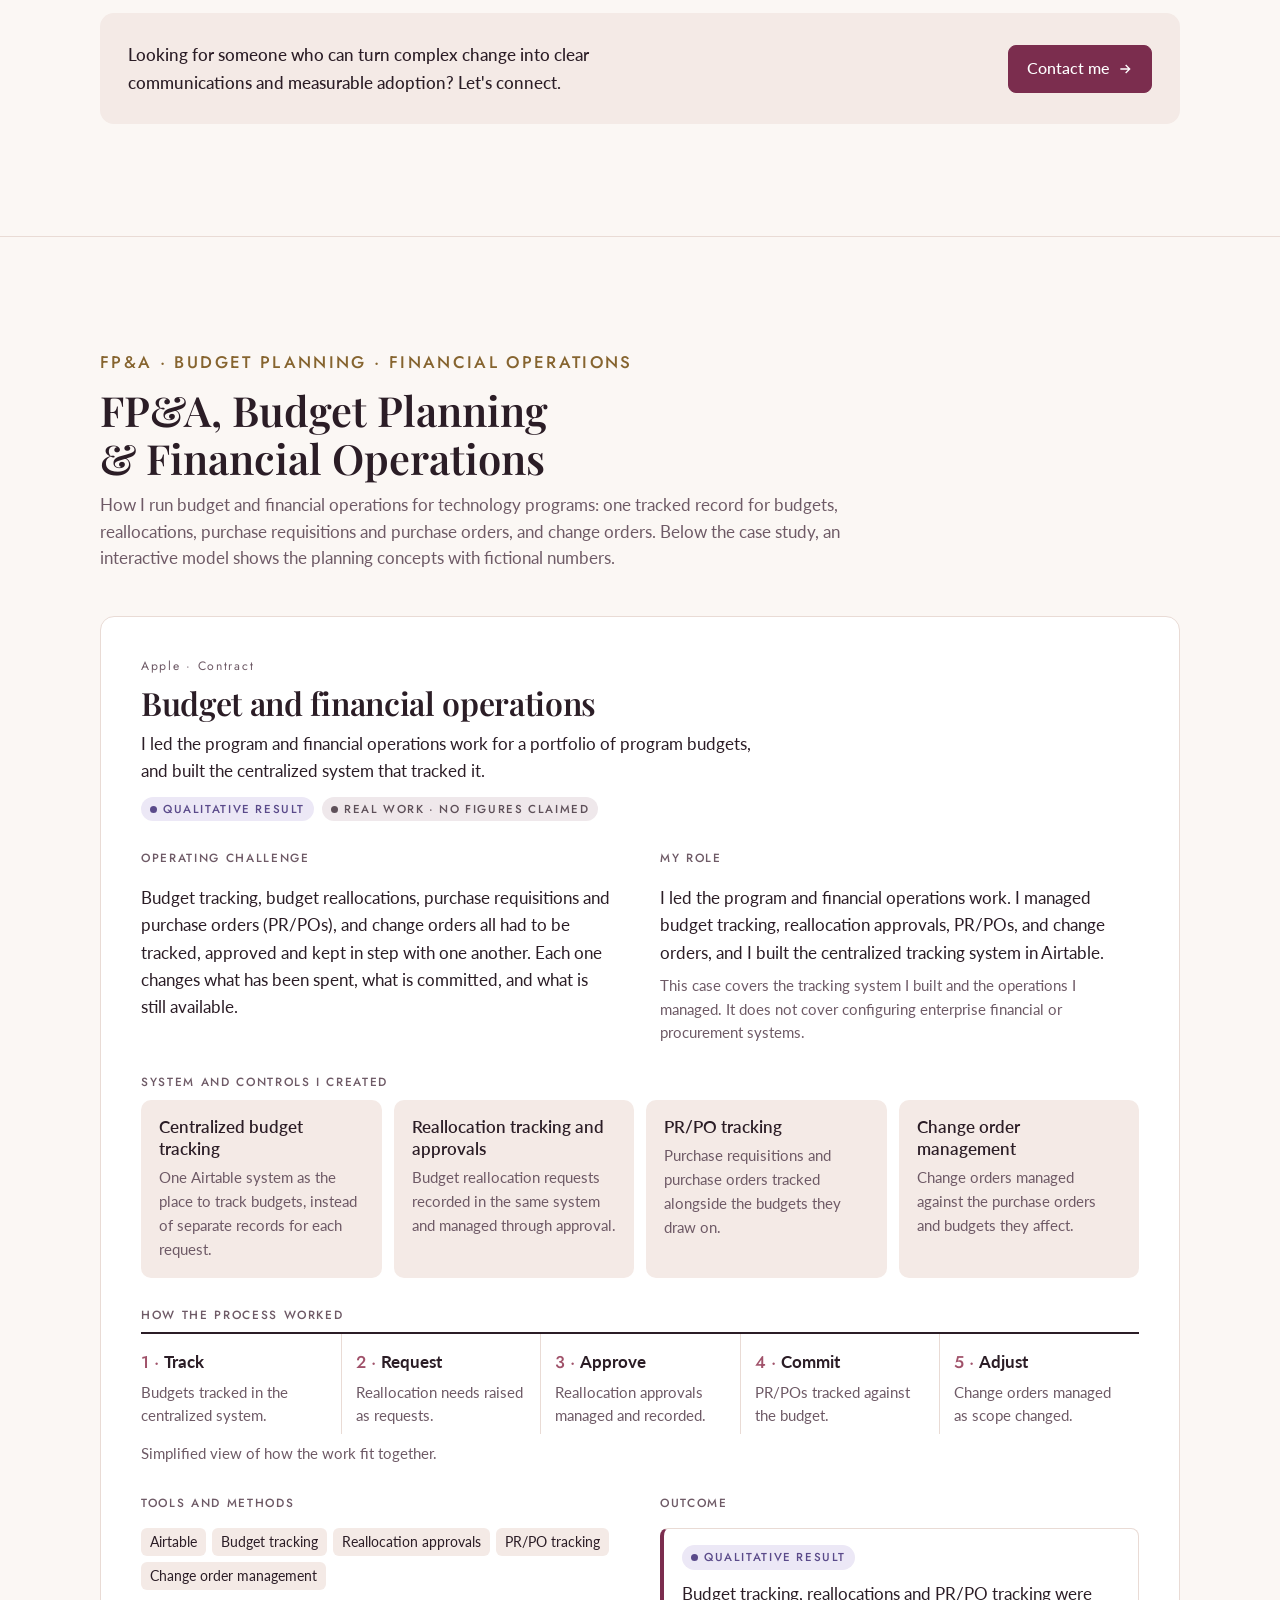
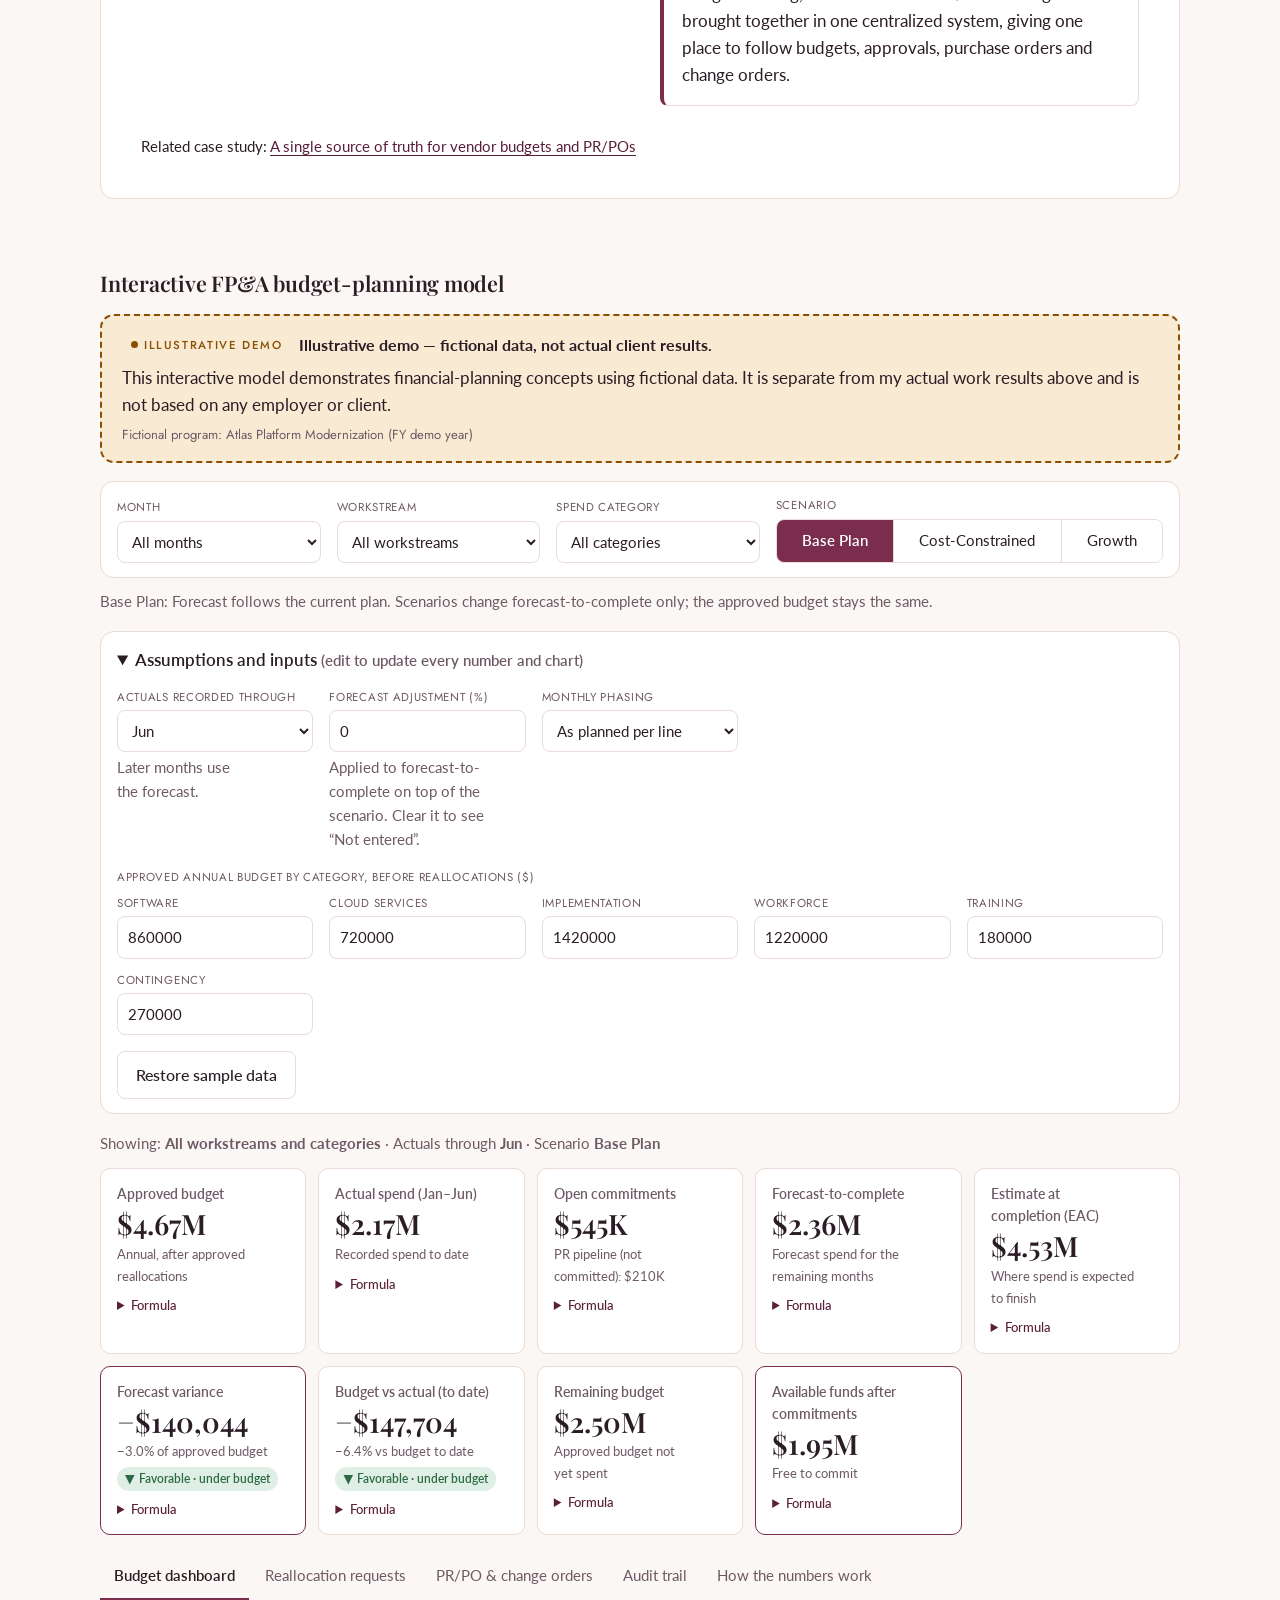
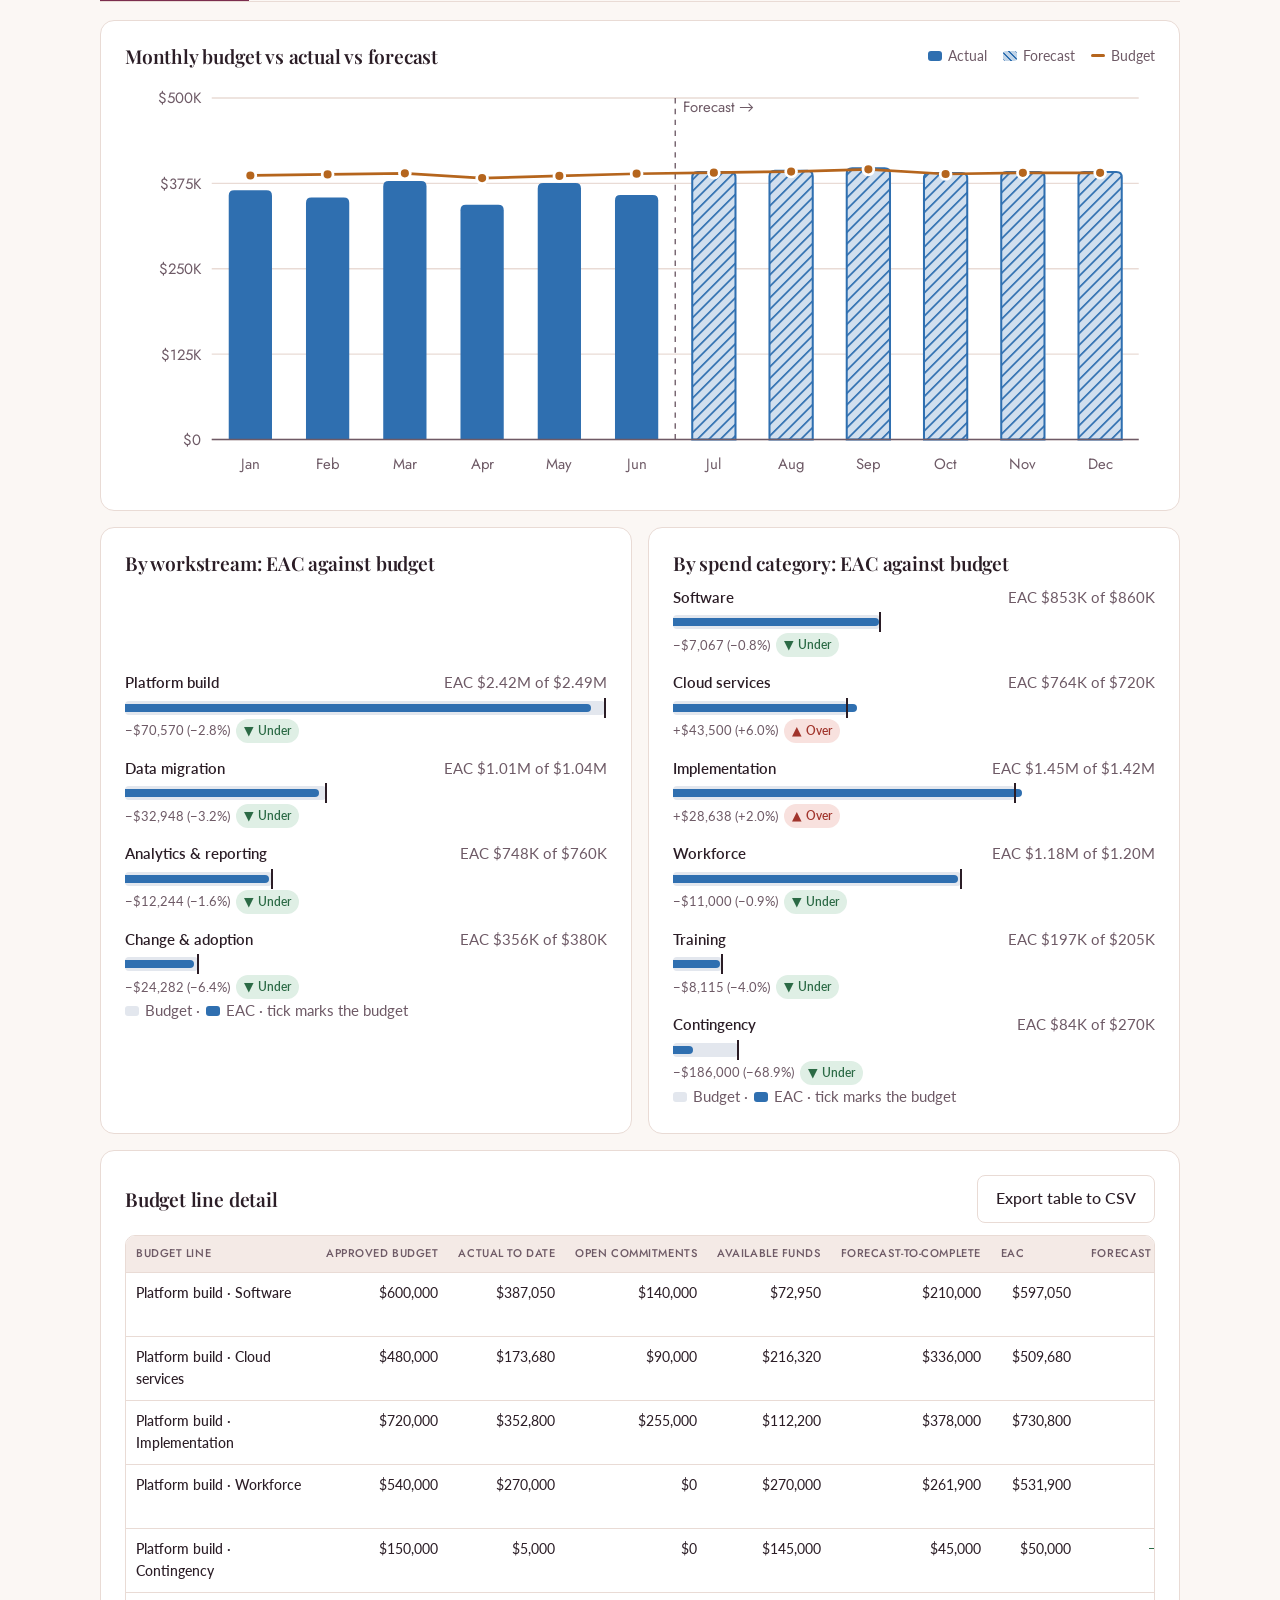
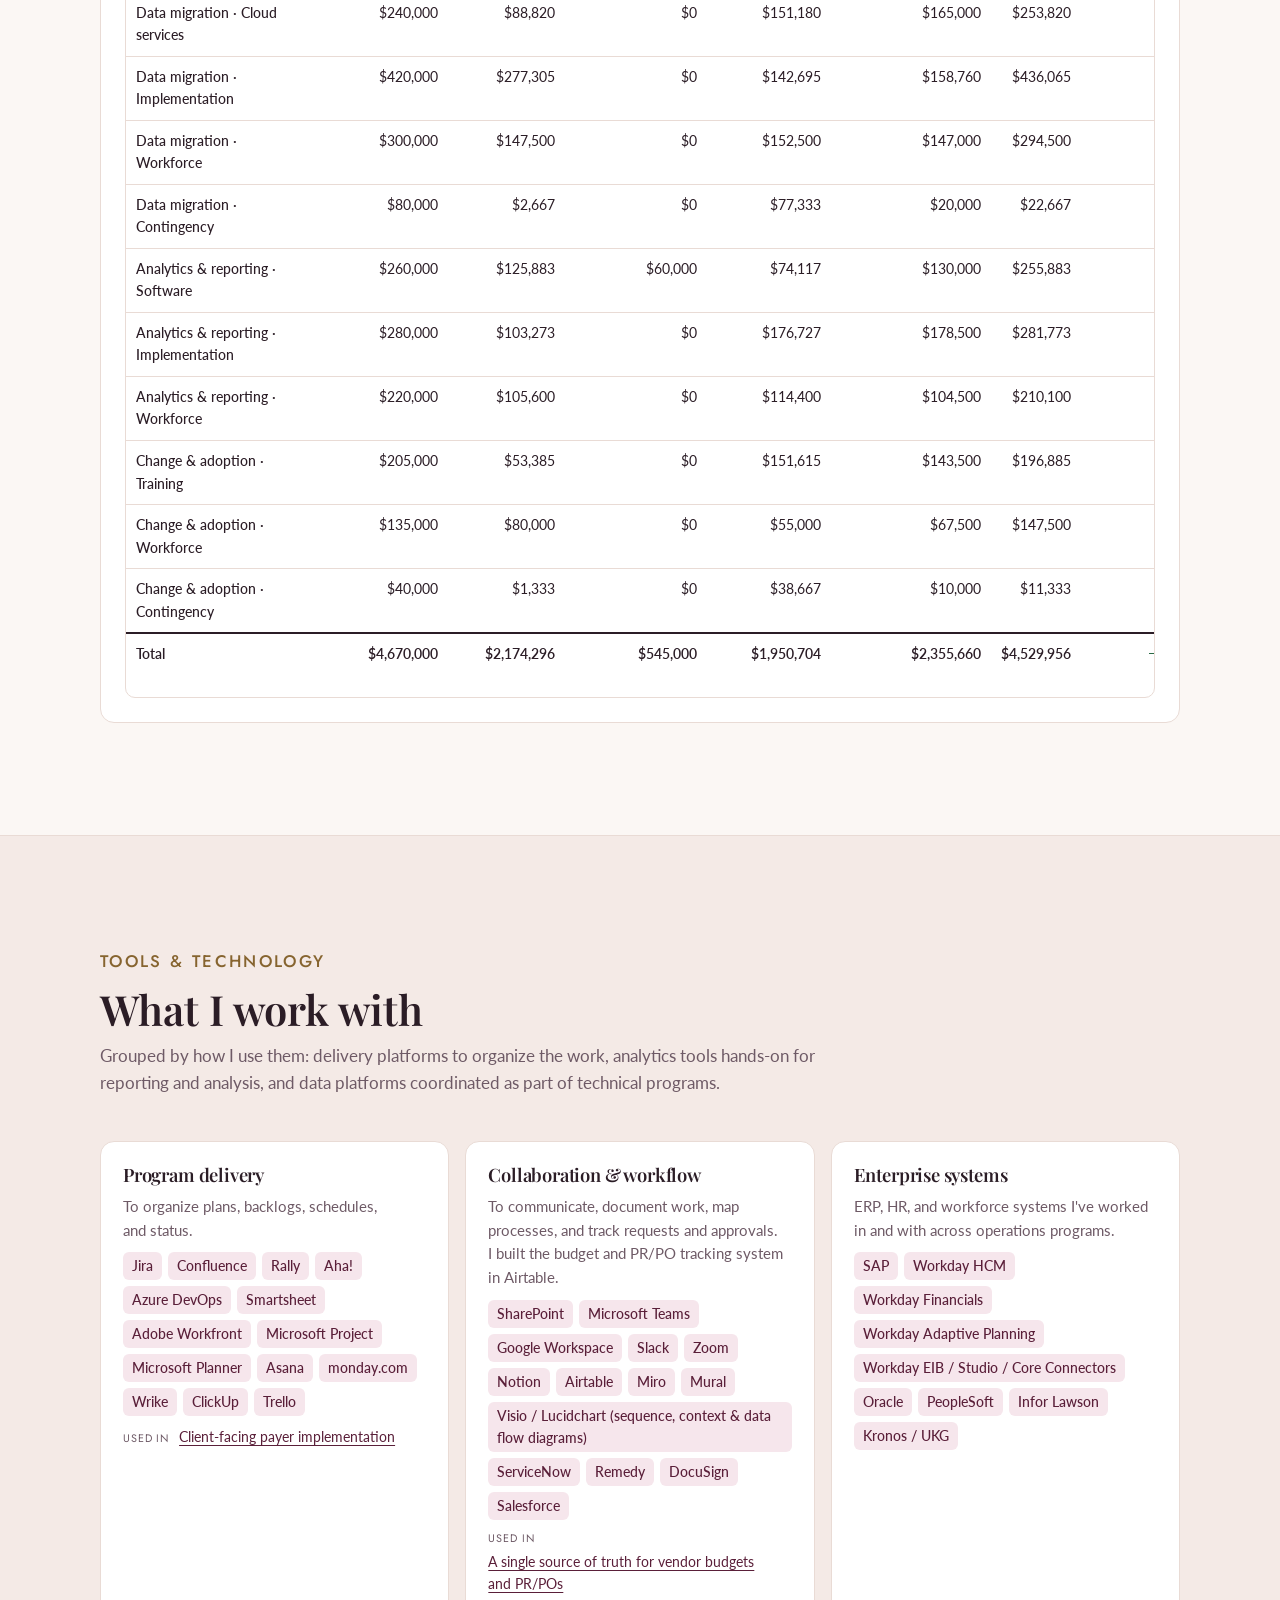
<file: business-systems/index.html>
<!DOCTYPE html>
<html lang="en">
<head>
  <meta charset="utf-8">
  <meta name="viewport" content="width=device-width, initial-scale=1">
  <title>Business Systems &amp; Program Leadership · Jeanne Rather</title>
  <meta name="description" content="Jeanne Rather: business systems, program leadership, and operational improvement.">
  <link rel="canonical" href="https://jeannerather-hue.github.io/#business-systems">
  <meta http-equiv="refresh" content="0; url=../#business-systems">
  <script>location.replace("../#business-systems");</script>
</head>
<body>
  <p><a href="../#business-systems">Go to Business Systems, Program Leadership &amp; Operational Improvement</a></p>
</body>
</html>
</file>
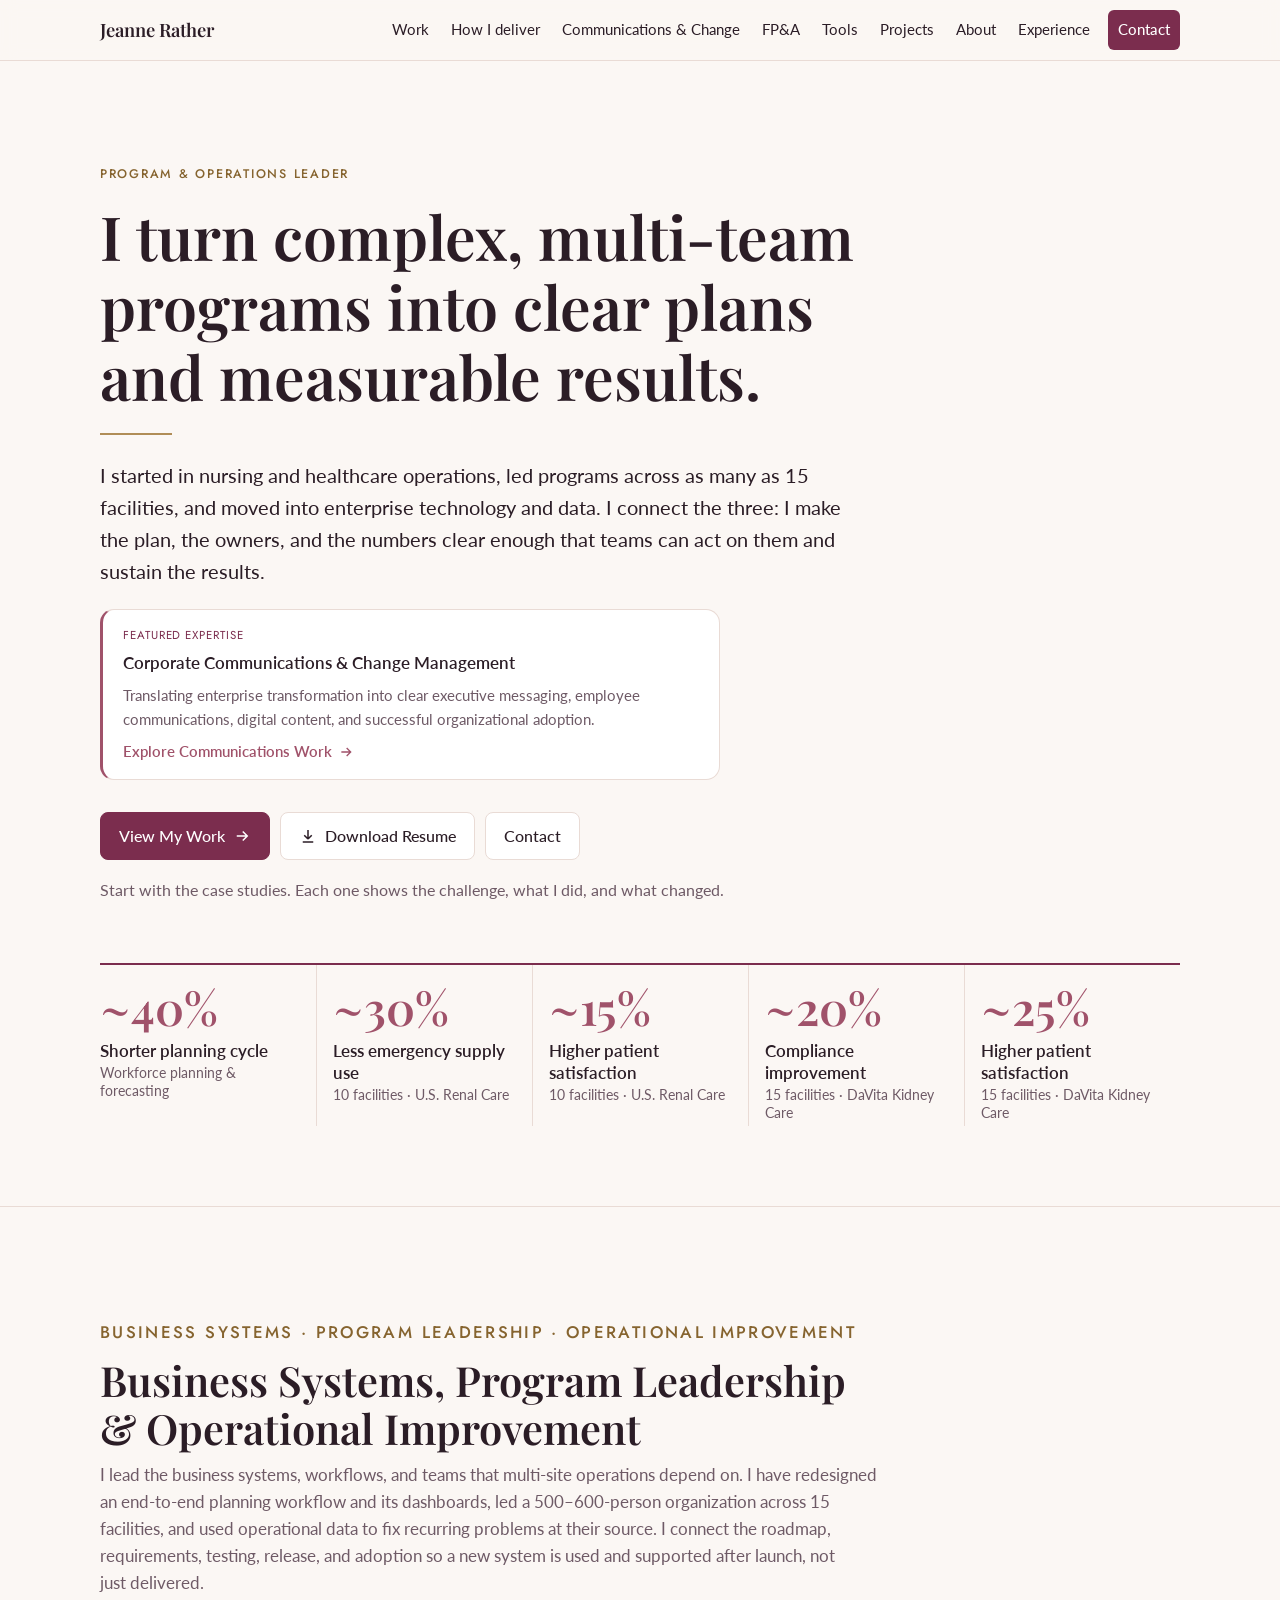
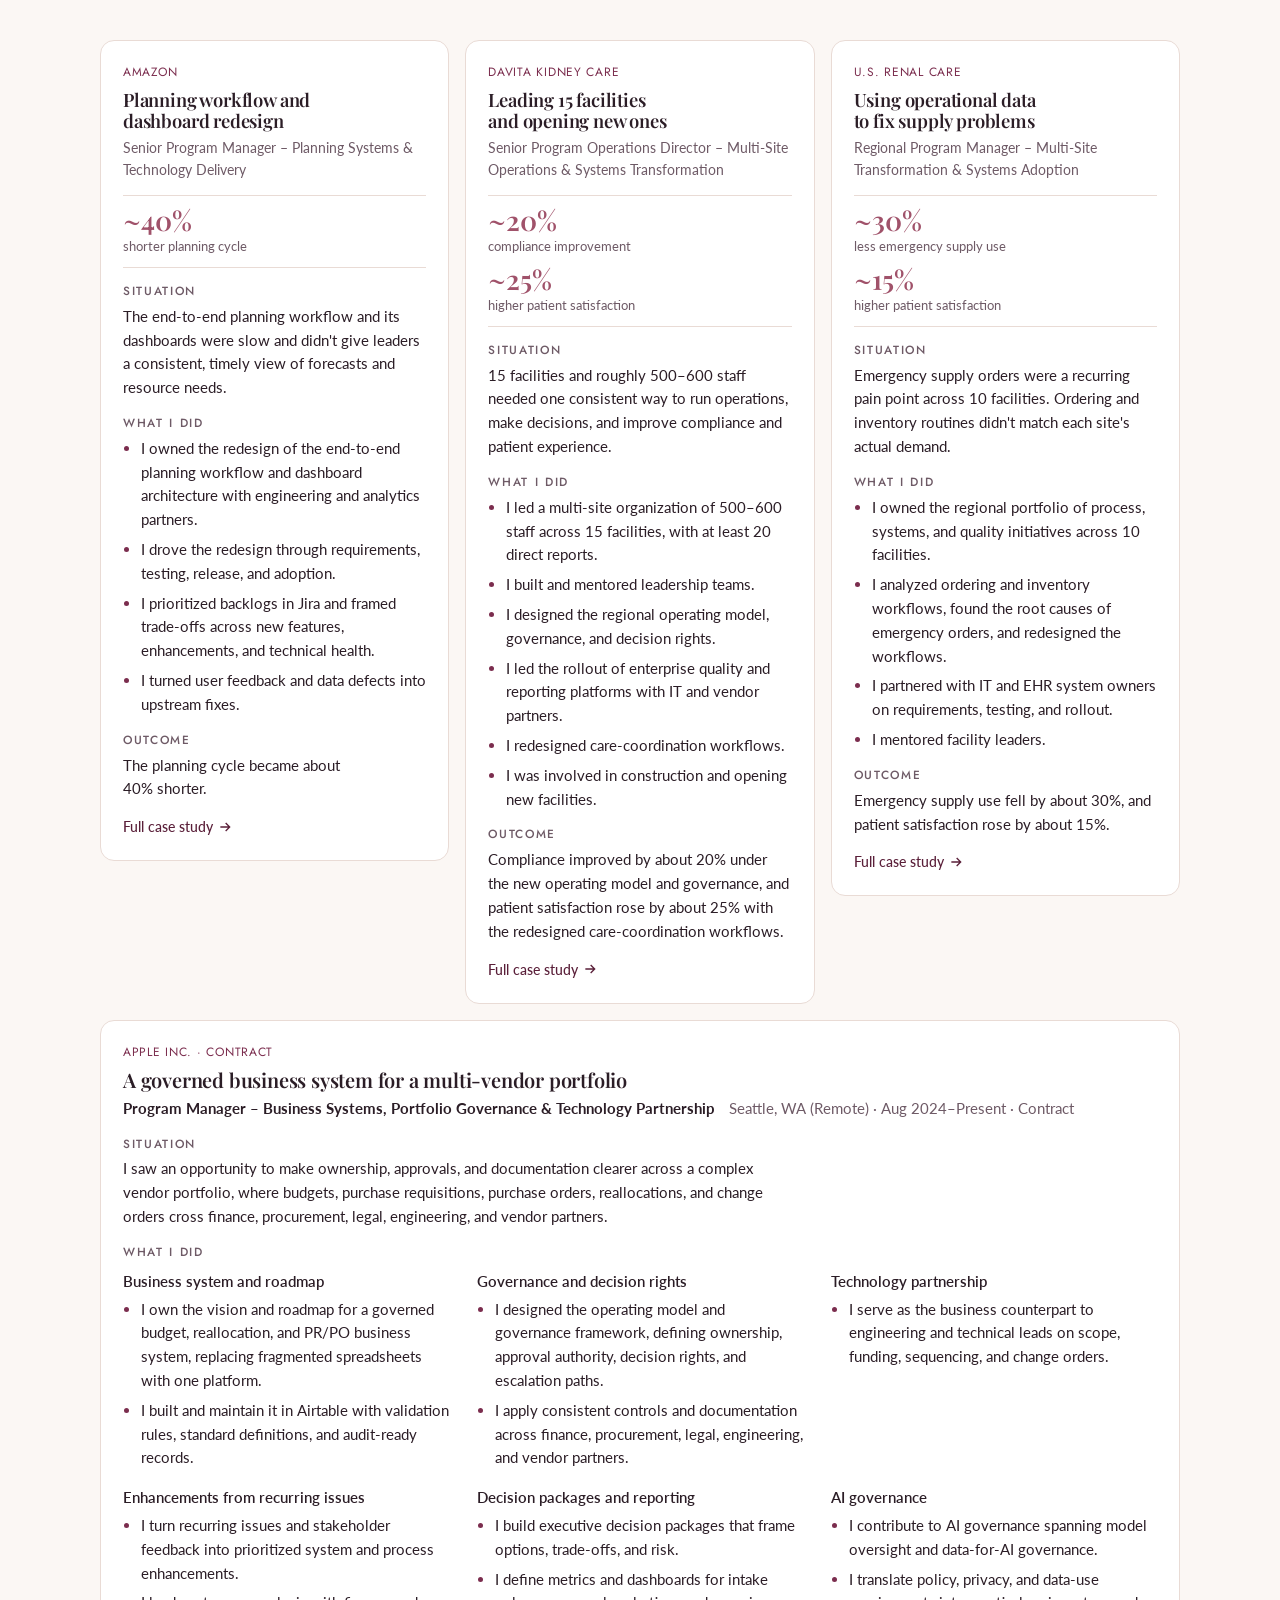
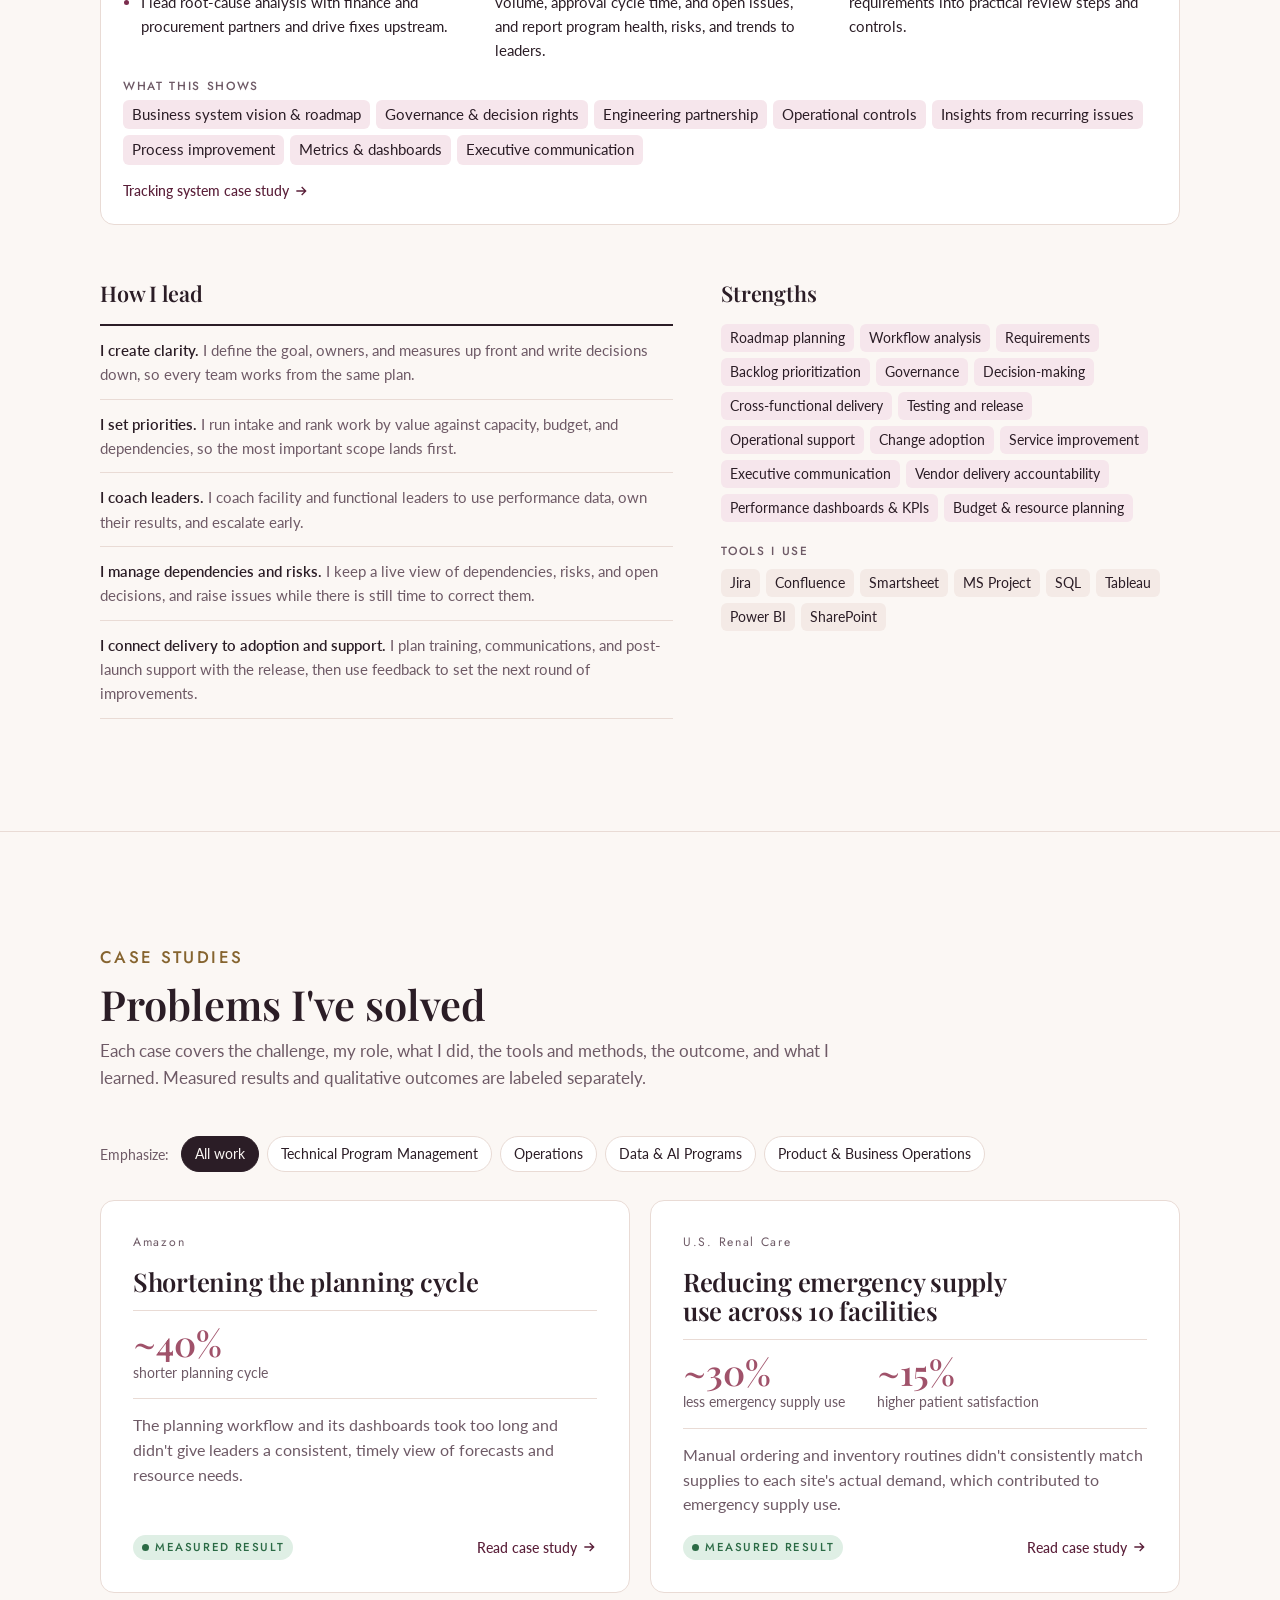
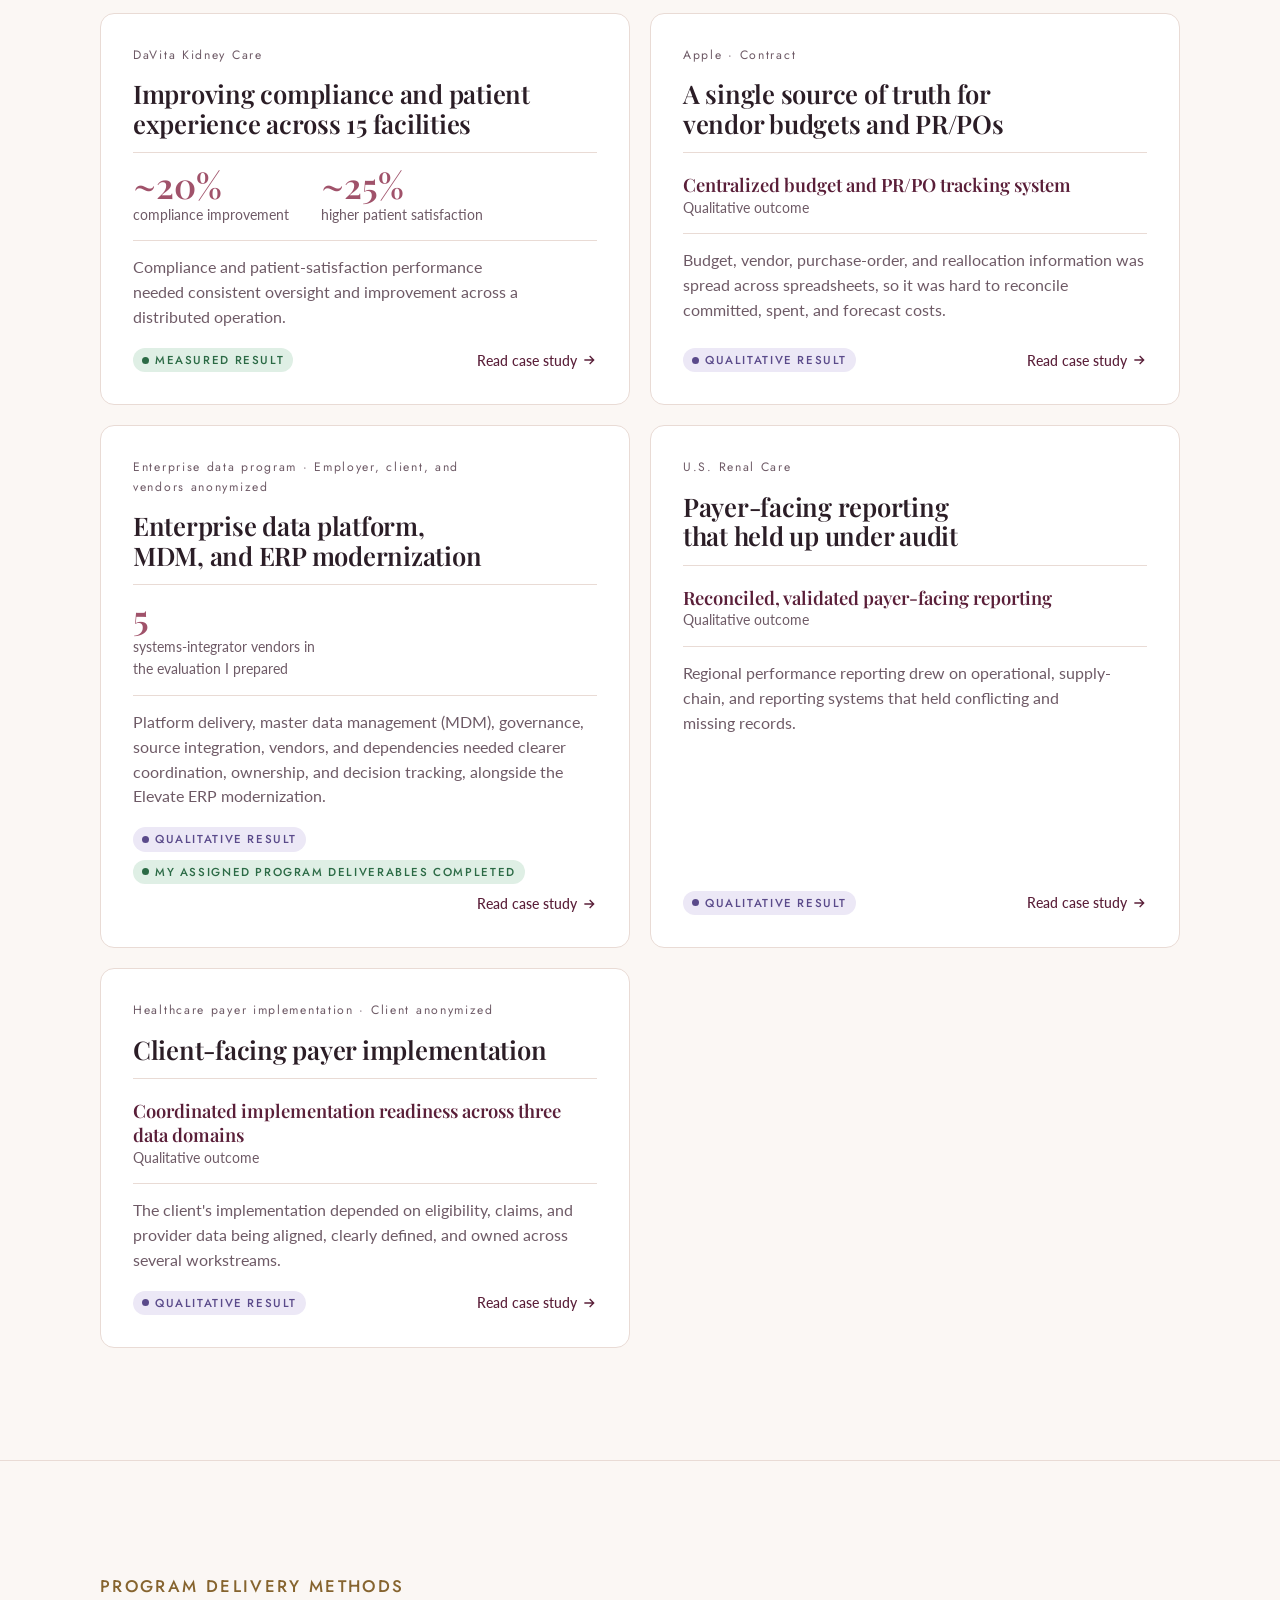
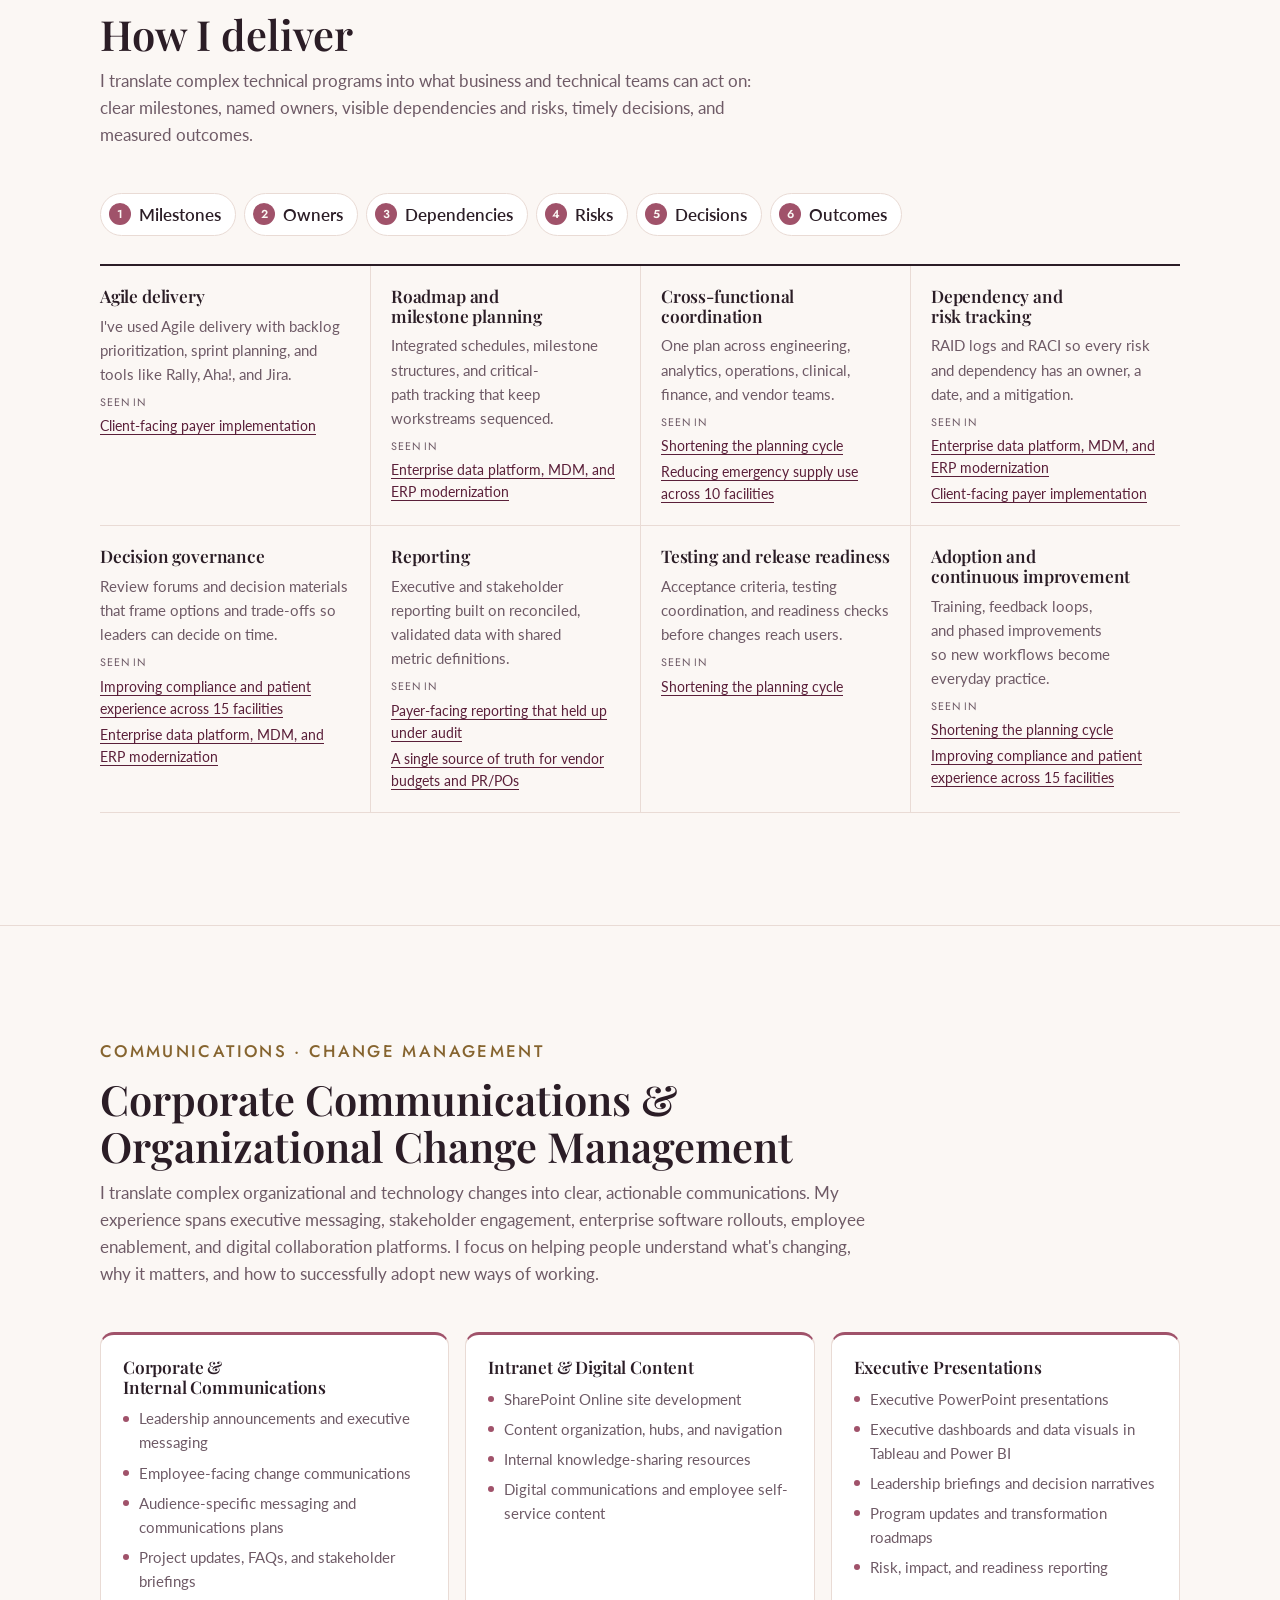
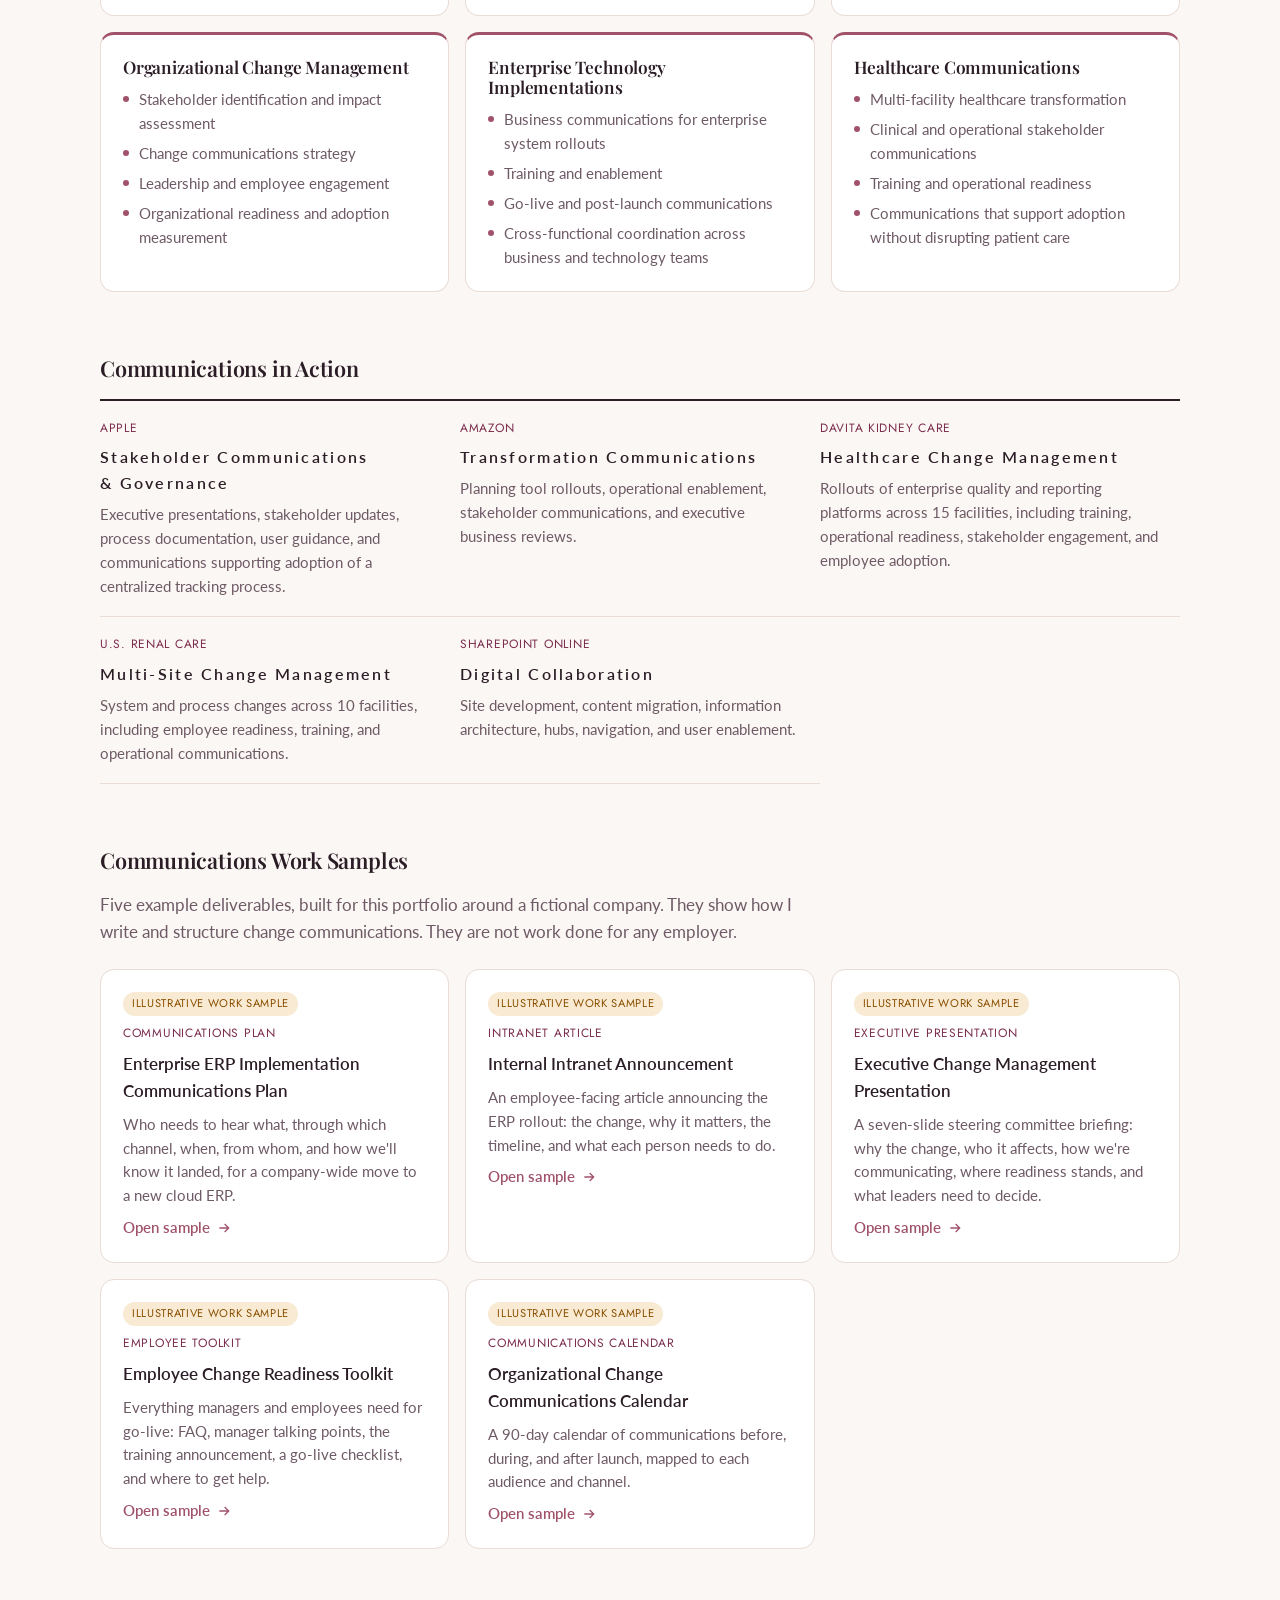
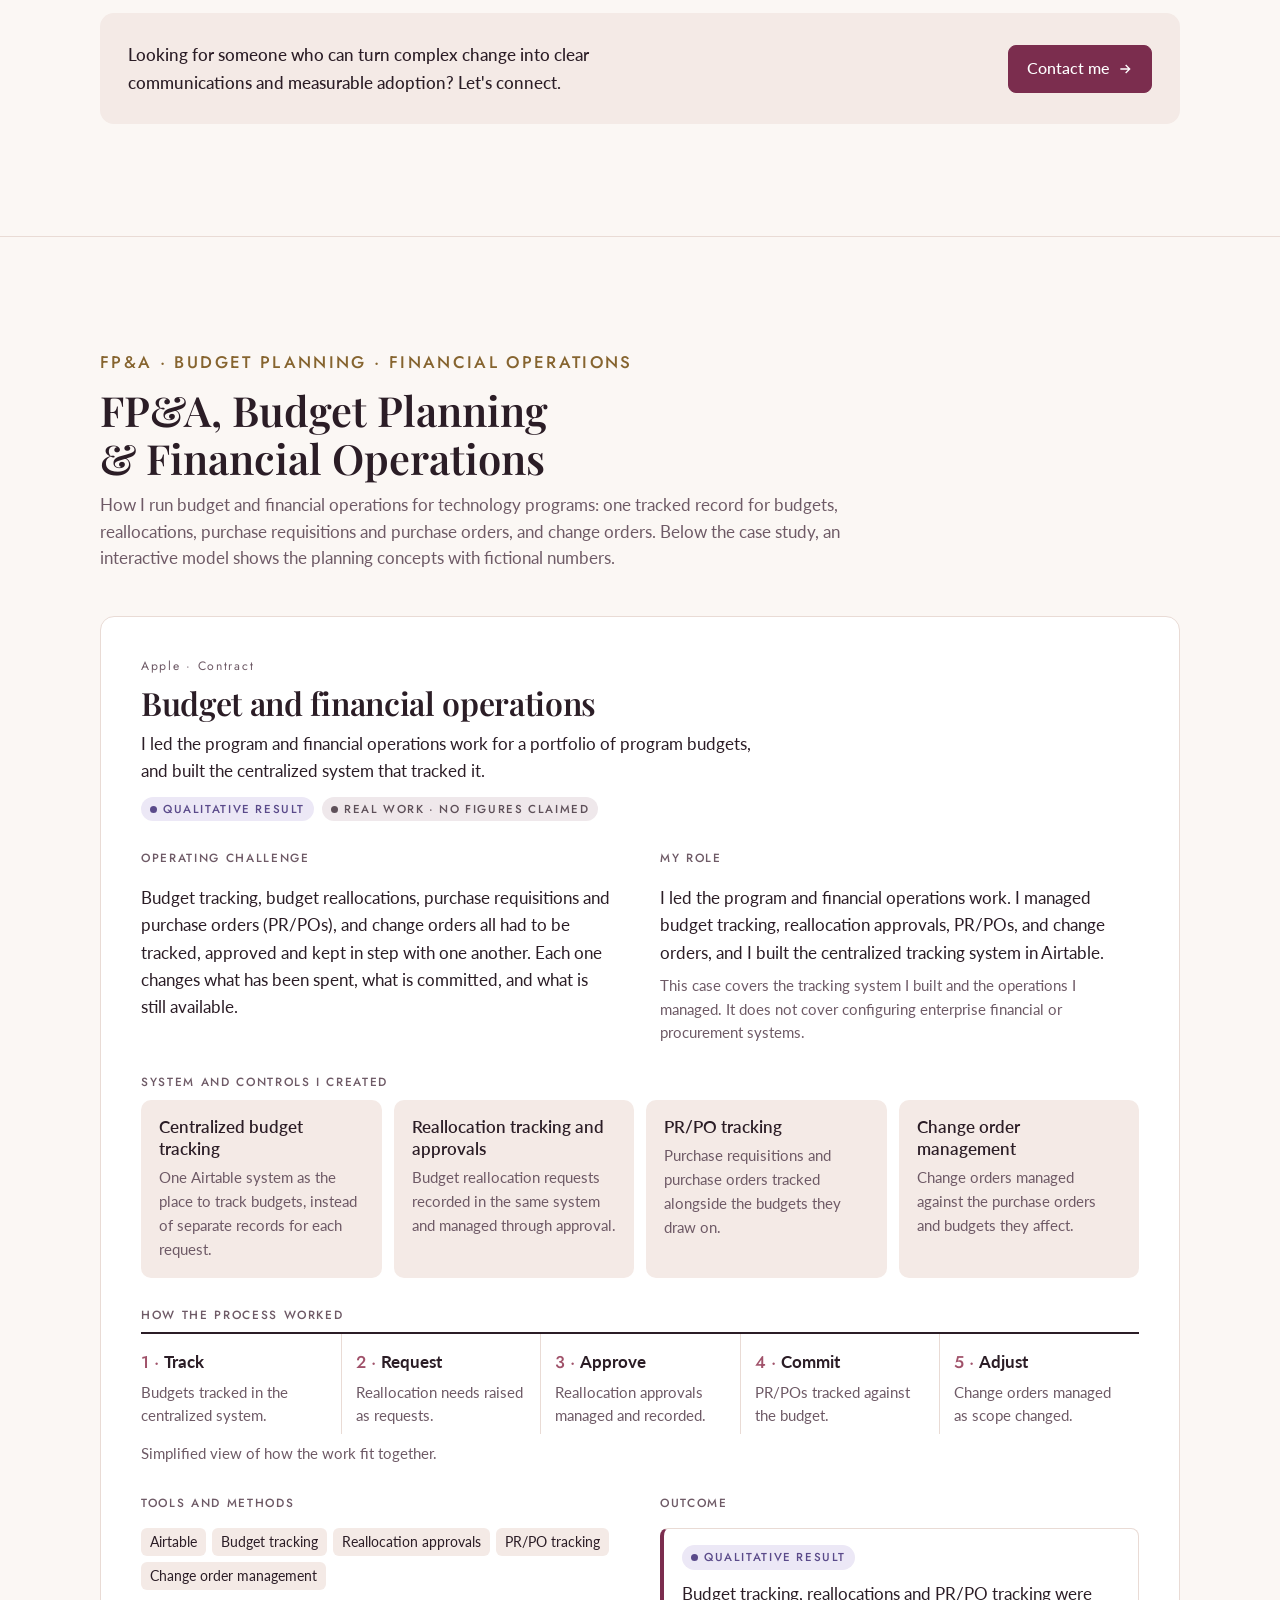
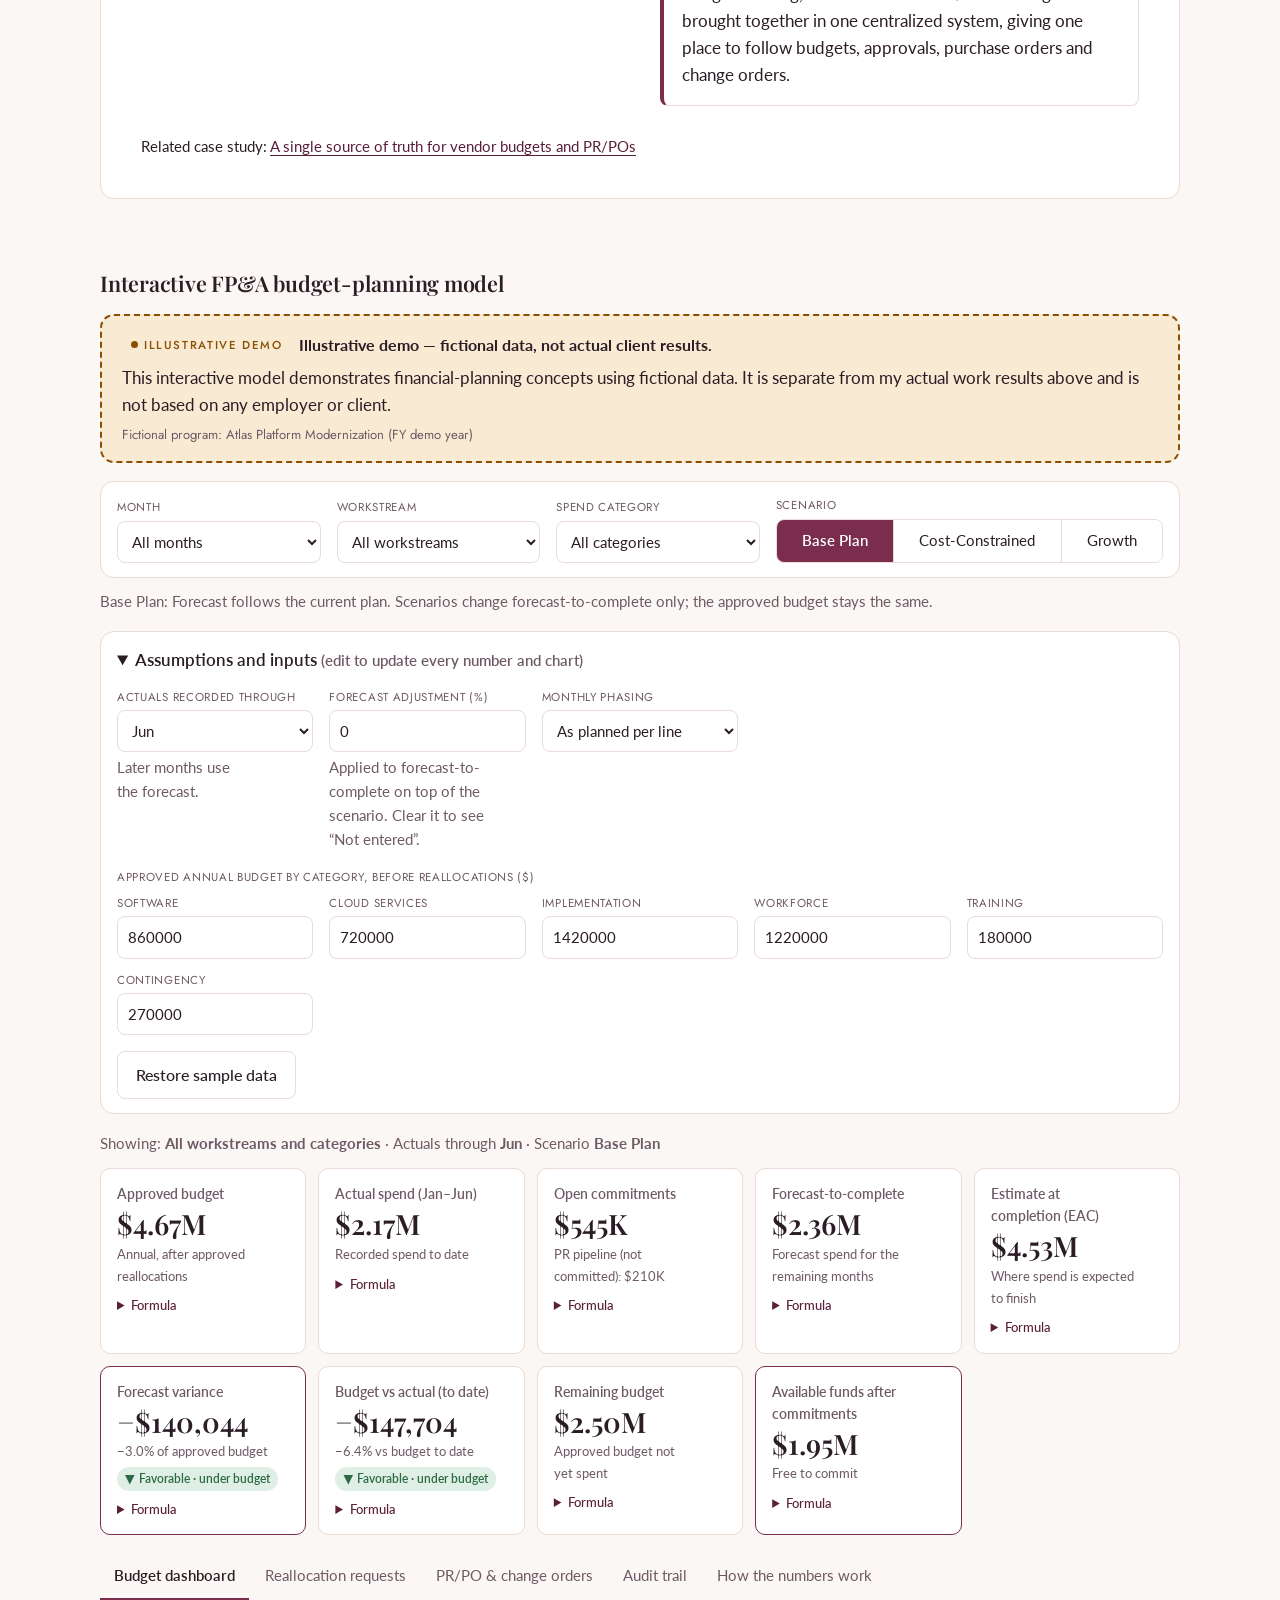
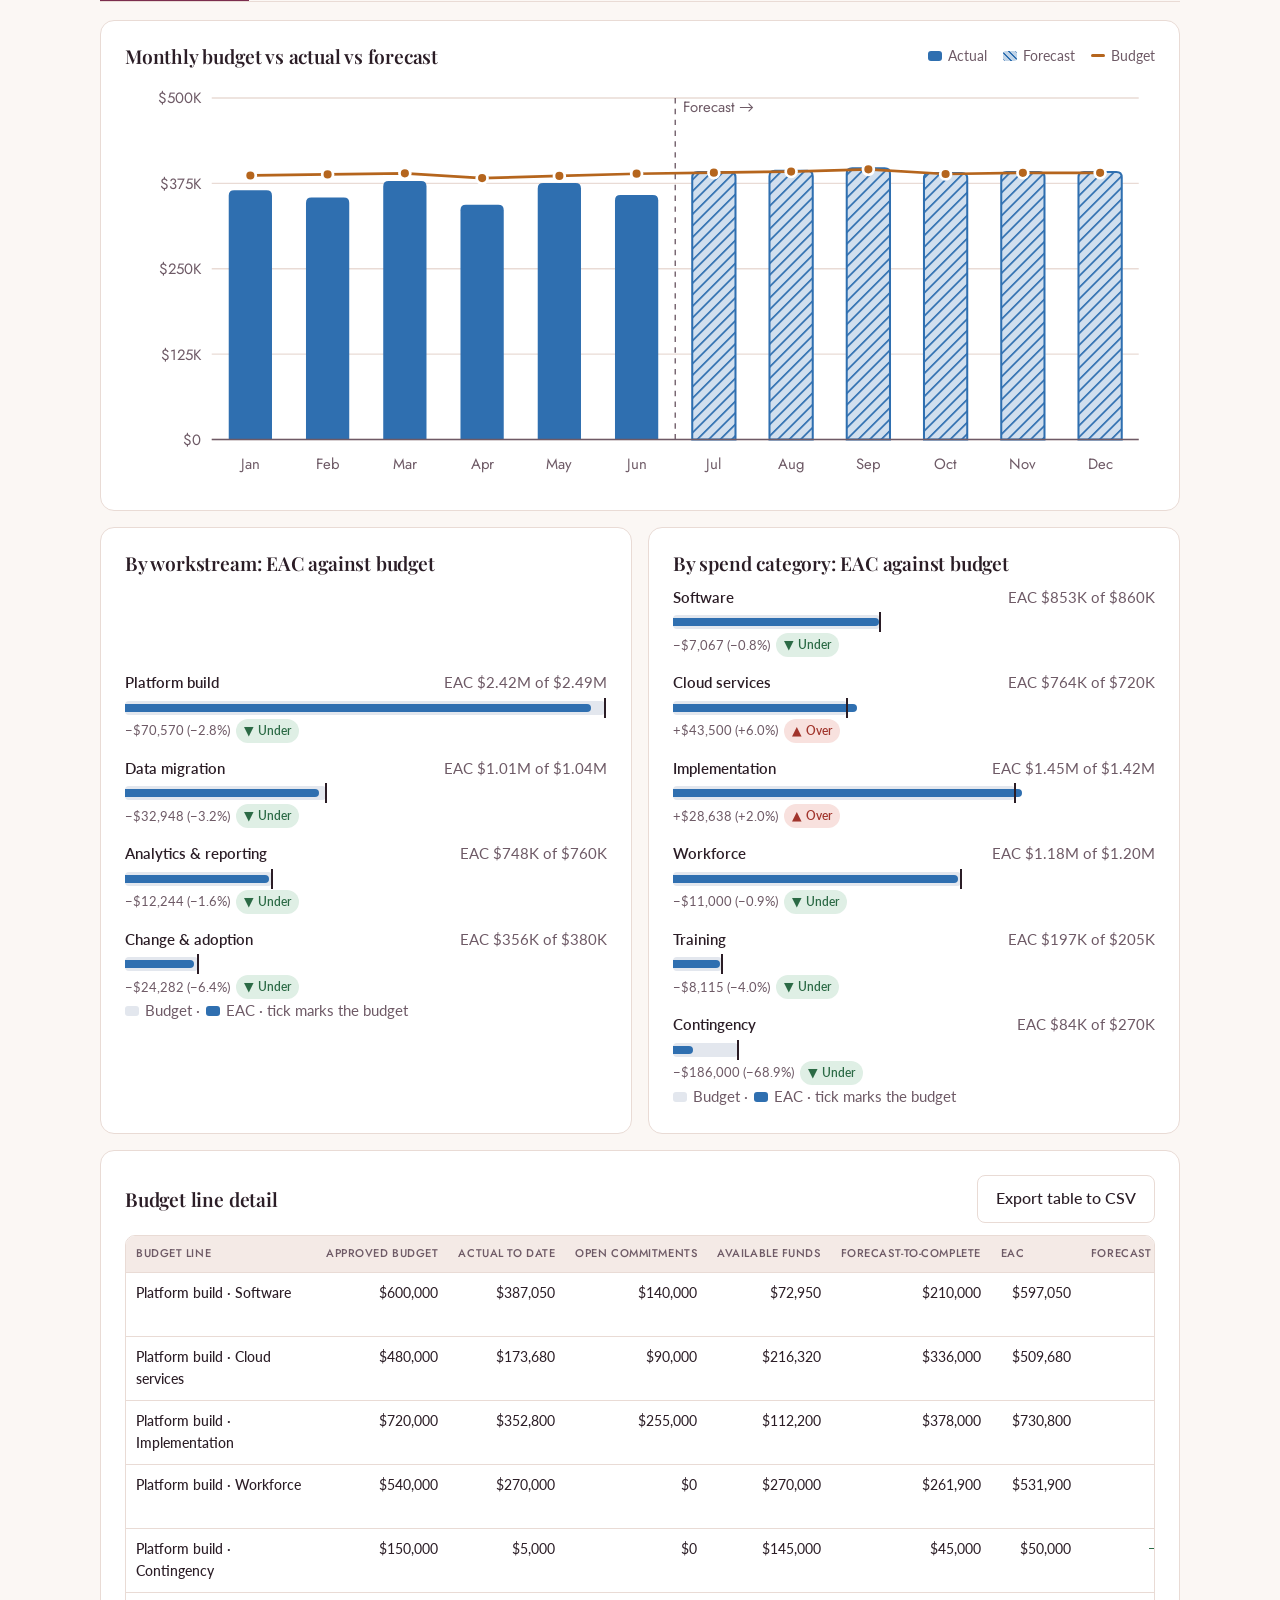
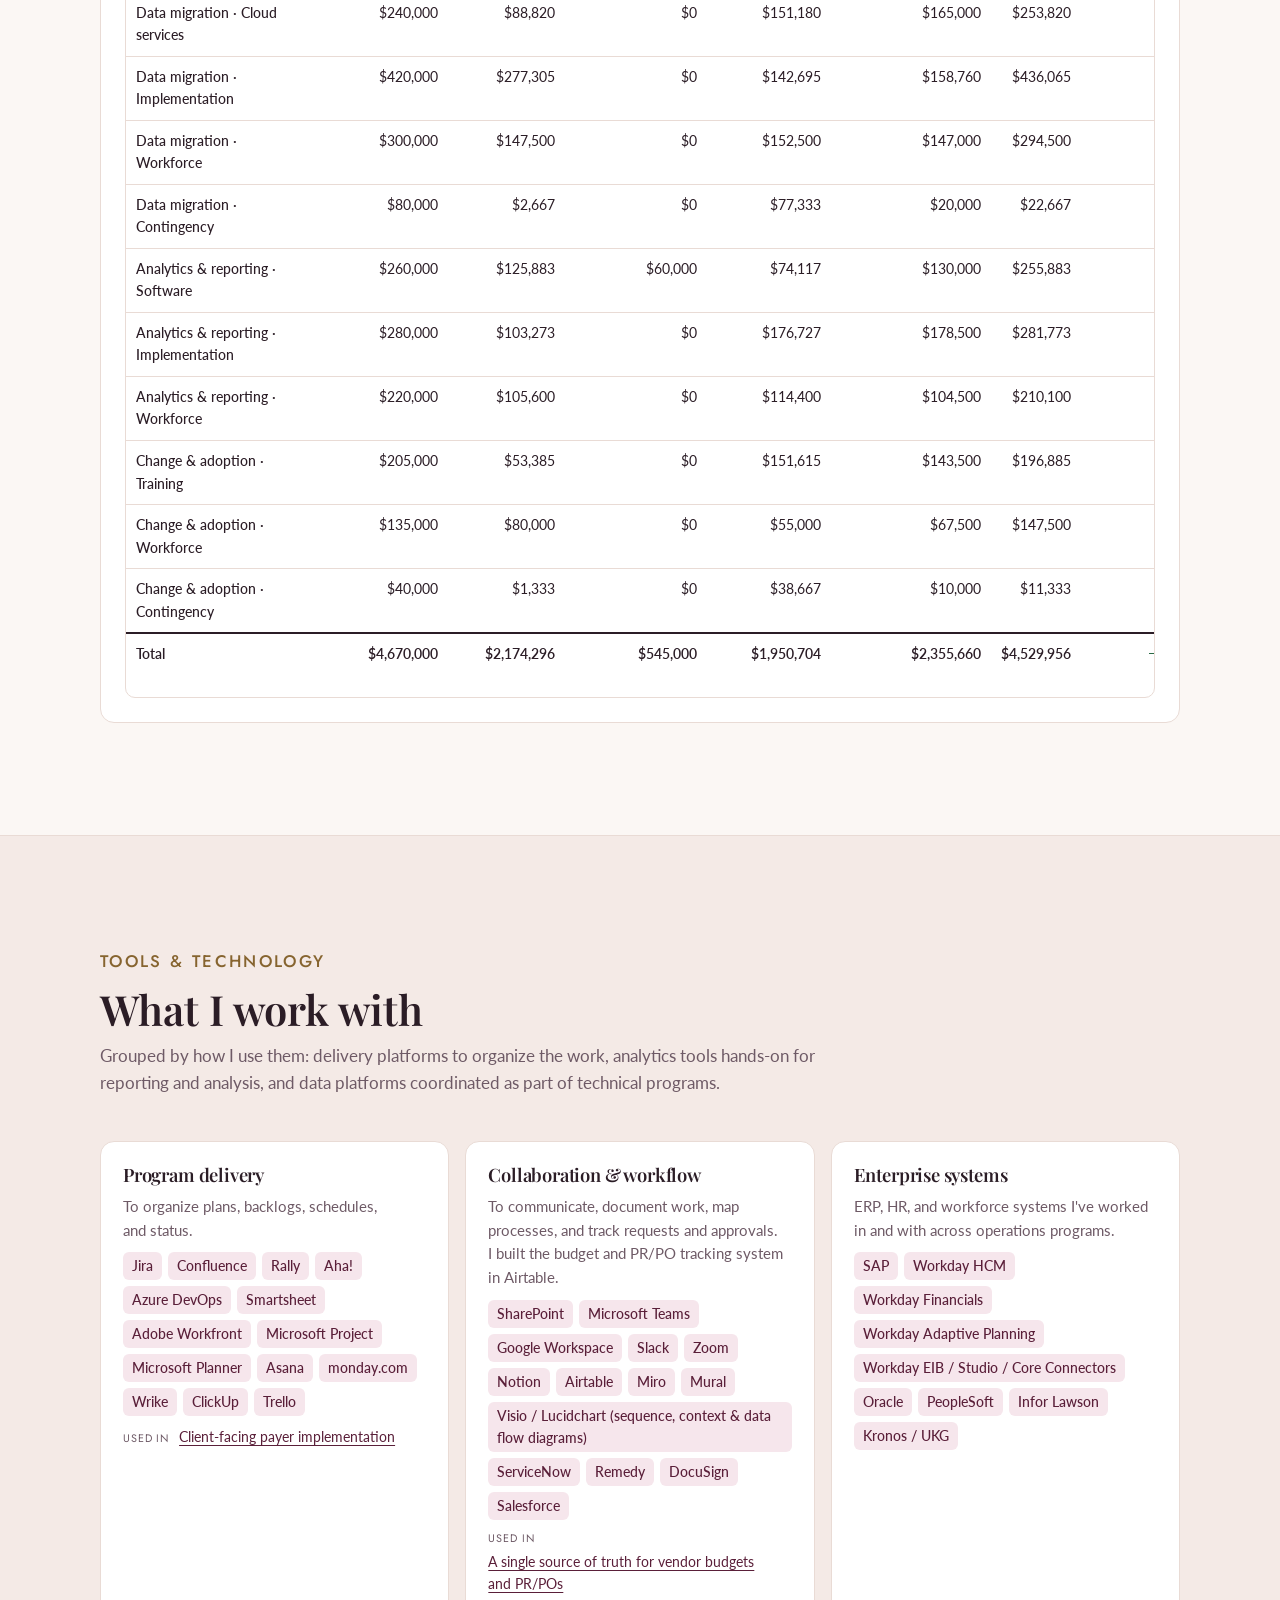
<file: communications/index.html>
<!DOCTYPE html>
<html lang="en">
<head>
  <meta charset="utf-8">
  <meta name="viewport" content="width=device-width, initial-scale=1">
  <title>Corporate Communications &amp; Change Management · Jeanne Rather</title>
  <meta name="description" content="Jeanne Rather: corporate communications, executive presentations, intranet content, and organizational change management.">
  <link rel="canonical" href="https://jeannerather-hue.github.io/#comms">
  <meta http-equiv="refresh" content="0; url=../#comms">
  <script>location.replace("../#comms");</script>
</head>
<body>
  <p><a href="../#comms">Go to Corporate Communications &amp; Change Management</a></p>
</body>
</html>
</file>
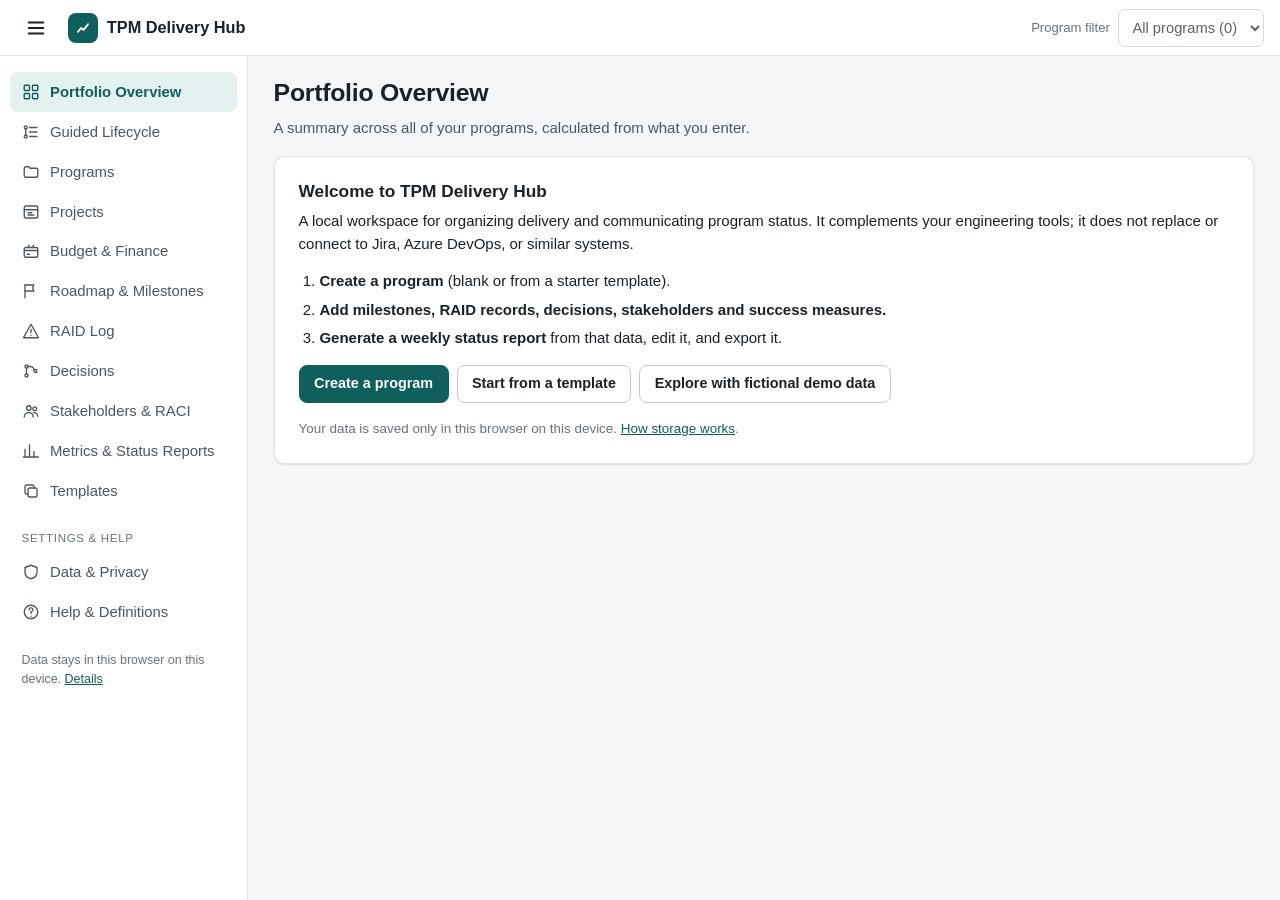
<file: tpm-delivery-hub/index.html>
<!doctype html>
<html lang="en">
<head>
  <meta charset="utf-8">
  <meta name="viewport" content="width=device-width, initial-scale=1">
  <meta name="description" content="TPM Delivery Hub: a local-first command center for Technical Program Managers.">
  <meta http-equiv="Content-Security-Policy" content="default-src 'self'; script-src 'self'; style-src 'self'; img-src 'self' data:; connect-src 'none'; object-src 'none'; base-uri 'none'; form-action 'none'">
  <title>TPM Delivery Hub</title>
  <link rel="icon" href="data:image/svg+xml,%3Csvg xmlns='http://www.w3.org/2000/svg' viewBox='0 0 32 32'%3E%3Crect width='32' height='32' rx='7' fill='%230f5f5c'/%3E%3Cpath d='M8 22l5-6 4 3 7-9' stroke='white' stroke-width='3' fill='none' stroke-linecap='round' stroke-linejoin='round'/%3E%3C/svg%3E">
  <link rel="stylesheet" href="css/styles.css?v=1792079564">
</head>
<body>
  <a class="skip-link" href="#main">Skip to main content</a>

  <header class="topbar">
    <button class="icon-btn menu-btn" type="button" data-action="nav-toggle" aria-controls="sidebar" aria-expanded="false" aria-label="Open navigation">
      <svg viewBox="0 0 24 24" aria-hidden="true"><path d="M4 6h16M4 12h16M4 18h16"/></svg>
    </button>
    <a class="brand" href="#/overview" aria-label="TPM Delivery Hub home">
      <span class="brand-mark" aria-hidden="true"><svg viewBox="0 0 32 32"><path d="M8 22l5-6 4 3 7-9"/></svg></span>
      <span class="brand-text">TPM Delivery Hub</span>
    </a>
    <div class="focus-picker">
      <label for="focus-select">Program filter</label>
      <select id="focus-select"></select>
    </div>
  </header>

  <div class="layout">
    <nav id="sidebar" class="sidebar" aria-label="Main">
      <ul class="nav-list" id="nav-main"></ul>
      <p class="nav-heading">Settings &amp; help</p>
      <ul class="nav-list" id="nav-secondary"></ul>
      <p class="nav-foot">Data stays in this browser on this device. <a href="#/data">Details</a></p>
    </nav>
    <div class="scrim" data-action="nav-close" hidden></div>

    <div class="content">
      <div id="banners"></div>
      <main id="main" tabindex="-1"></main>
    </div>
  </div>

  <dialog id="modal" class="modal"></dialog>
  <div id="toast" class="toast" role="status" aria-live="polite"></div>
  <div id="print-area" aria-hidden="true"></div>

  <input type="file" id="file-json" accept=".json,application/json" hidden>
  <input type="file" id="file-csv" accept=".csv,text/csv" hidden>

  <noscript><p class="noscript">TPM Delivery Hub needs JavaScript enabled.</p></noscript>
  <script type="module" src="js/app.js?v=1792079564"></script>
</body>
</html>
</file>
<file: styles.css>
/* ============================================================
   Design tokens — change colors and fonts here.
   Feminine executive palette: deep plum, blush, warm ivory, champagne gold.
   ============================================================ */
/* Layout: one long scannable page — results strip up top, case cards, tools grid, projects, contact. */
/* Theme: feminine executive - deep plum, blush, warm ivory, champagne gold */
:root {
  --paper: #FBF7F4;
  --surface: #FFFFFF;
  --sunk: #F4EAE6;
  --ink: #2B1D26;
  --muted: #6E5A66;
  --line: #E9DBD5;
  --accent: #7B2D4E;
  --accent-strong: #5A1F39;
  --accent-soft: #F6E6EC;
  --accent-ink: #FFFFFF;
  --signal: #A0526A;
  --band: #4A1D33;
  --band-ink: #FFFFFF;
  --band-muted: #EBCFDA;
  --gold: #B08D57;
  --gold-text: #86642F;

  --ok: #2B6A45;      --ok-soft: #DFEFE5;
  --info: #5A4A8A;    --info-soft: #ECE8F6;
  --warn: #8A4F00;    --warn-soft: #F8EAD3;
  --neutral: #5E5059; --neutral-soft: #EFE8EB;

  --font-display: "Playfair Display", Georgia, "Times New Roman", serif;
  --font-body: "Lato", system-ui, -apple-system, "Segoe UI", sans-serif;
  --font-mono: "Jost", "Lato", system-ui, sans-serif;

  --radius: 14px;
  --wrap: 1160px;
  --gutter: clamp(16px, 4vw, 40px);
}
@media (prefers-color-scheme: dark) {
  :root:not([data-theme="light"]) {
    --paper: #1A1318; --surface: #231A20; --sunk: #2C2128;
    --ink: #F4ECEF; --muted: #C2AEB8; --line: #3B2D35;
    --accent: #E7AFC4; --accent-strong: #F4CDDB; --accent-soft: #3A2330; --accent-ink: #1A1318;
    --signal: #EBA7B9; --band: #2E1622; --band-ink: #FBF3F6; --band-muted: #DDB9C7; --gold: #D8B77E; --gold-text: #D8B77E;
    --ok: #8FD1A6; --ok-soft: #1A3225; --info: #C1B4EA; --info-soft: #2A2440;
    --warn: #F0C27D; --warn-soft: #3A2C16; --neutral: #C7B8C0; --neutral-soft: #33282E;
    color-scheme: dark;
  }
}
:root[data-theme="dark"] {
  --paper: #1A1318; --surface: #231A20; --sunk: #2C2128;
  --ink: #F4ECEF; --muted: #C2AEB8; --line: #3B2D35;
  --accent: #E7AFC4; --accent-strong: #F4CDDB; --accent-soft: #3A2330; --accent-ink: #1A1318;
  --signal: #EBA7B9; --band: #2E1622; --band-ink: #FBF3F6; --band-muted: #DDB9C7; --gold: #D8B77E; --gold-text: #D8B77E;
  --ok: #8FD1A6; --ok-soft: #1A3225; --info: #C1B4EA; --info-soft: #2A2440;
  --warn: #F0C27D; --warn-soft: #3A2C16; --neutral: #C7B8C0; --neutral-soft: #33282E;
  color-scheme: dark;
}
/* Executive accents */
h1, h2 { letter-spacing: 0 !important; }
.eyebrow, h4, .card-org, .badge { letter-spacing: 0.14em !important; }
.eyebrow { color: var(--gold-text) !important; }
.hero h1::after { content: ""; display: block; width: 72px; height: 2px; background: var(--gold); margin-top: 22px; }
.proof { border-top-color: var(--accent) !important; }
.case-card { border-radius: var(--radius); }
.case-card:hover { border-color: var(--gold) !important; box-shadow: 0 10px 30px -18px rgba(74, 29, 51, .45) !important; }

/* ---------- Base ---------- */
*, *::before, *::after { box-sizing: border-box; }
html { scroll-behavior: smooth; scroll-padding-top: 76px; -webkit-text-size-adjust: 100%; }
@media (prefers-reduced-motion: reduce) { html { scroll-behavior: auto; } }
body { margin: 0; background: var(--paper); color: var(--ink); font-family: var(--font-body); font-size: 17px; line-height: 1.6; overflow-x: hidden; }
img { max-width: 100%; height: auto; display: block; }
a { color: var(--accent-strong); text-underline-offset: 3px; text-decoration-thickness: 1px; }
a:hover { text-decoration-thickness: 2px; }
:focus-visible { outline: 3px solid var(--accent); outline-offset: 3px; border-radius: 4px; }
h1, h2, h3, h4 { margin: 0; text-wrap: balance; }
h1, h2, h3 { font-family: var(--font-display); font-weight: 600; line-height: 1.15; letter-spacing: -0.01em; }
h4 { font-family: var(--font-mono); font-size: 0.74rem; font-weight: 500; letter-spacing: 0.08em; text-transform: uppercase; color: var(--muted); margin-bottom: 8px; }
p { margin: 0; text-wrap: pretty; }
ul, ol, dl { margin: 0; padding: 0; }
.wrap { max-width: var(--wrap); margin: 0 auto; padding-inline: var(--gutter); }
.skip { position: absolute; left: -999px; top: 8px; background: var(--ink); color: var(--paper); padding: 8px 14px; border-radius: 6px; z-index: 100; }
.skip:focus { left: 8px; }
.eyebrow { font-family: var(--font-mono); font-size: 0.78rem; letter-spacing: 0.08em; text-transform: uppercase; color: var(--accent); font-weight: 500; }

/* ---------- Header ---------- */
.site-header { position: sticky; top: env(safe-area-inset-top, 0px); z-index: 50; background: color-mix(in srgb, var(--paper) 92%, transparent); backdrop-filter: saturate(1.2) blur(8px); -webkit-backdrop-filter: saturate(1.2) blur(8px); border-bottom: 1px solid var(--line); }
.site-header .wrap { display: flex; align-items: center; justify-content: space-between; gap: 16px; min-height: 60px; }
.brand { font-family: var(--font-display); font-weight: 600; font-size: 1.15rem; color: var(--ink); text-decoration: none; white-space: nowrap; }
.nav { display: flex; gap: 2px; align-items: center; }
.nav a { color: var(--ink); text-decoration: none; font-size: 0.93rem; padding: 8px 10px; border-radius: 6px; }
.nav a:hover { background: var(--sunk); }
.nav .nav-cta { background: var(--accent); color: var(--accent-ink); font-weight: 500; margin-left: 6px; }
.nav .nav-cta:hover { background: var(--accent-strong); }
.menu-btn { display: none; }
.nav a { white-space: nowrap; }
@media (max-width: 1080px) {
  .menu-btn { display: inline-flex; align-items: center; font: inherit; font-size: 0.93rem; background: var(--surface); color: var(--ink); border: 1px solid var(--line); border-radius: 8px; padding: 8px 14px; cursor: pointer; min-height: 44px; }
  .nav { display: none; position: absolute; left: 0; right: 0; top: 100%; flex-direction: column; align-items: stretch; gap: 0; background: var(--paper); border-bottom: 1px solid var(--line); padding: 8px var(--gutter) 16px; }
  .nav.open { display: flex; }
  .nav a { padding: 12px 8px; border-bottom: 1px solid var(--line); border-radius: 0; }
  .nav .nav-cta { margin: 12px 0 0; text-align: center; border-radius: 8px; border-bottom: 0; }
}

/* ---------- Buttons ---------- */
.actions { display: flex; flex-wrap: wrap; gap: 10px; }
.btn { display: inline-flex; align-items: center; justify-content: center; gap: 8px; min-height: 48px; padding: 10px 18px; border-radius: 8px; font: inherit; font-weight: 500; font-size: 0.97rem; text-decoration: none; border: 1px solid var(--line); background: var(--surface); color: var(--ink); cursor: pointer; }
.btn:hover { border-color: var(--accent); }
.btn-primary { background: var(--accent); border-color: var(--accent); color: var(--accent-ink); }
.btn-primary:hover { background: var(--accent-strong); border-color: var(--accent-strong); }
.btn svg { width: 18px; height: 18px; flex: none; }

/* ---------- Badges ---------- */
.badge { display: inline-flex; align-items: center; gap: 6px; font-family: var(--font-mono); font-size: 0.72rem; letter-spacing: 0.06em; text-transform: uppercase; padding: 3px 9px; border-radius: 999px; font-weight: 500; white-space: nowrap; }
.badge::before { content: ""; width: 7px; height: 7px; border-radius: 50%; background: currentColor; }
.b-measured, .b-published, .b-done, .b-testing { color: var(--ok); background: var(--ok-soft); }
.b-qualitative, .b-in-development { color: var(--info); background: var(--info-soft); }
.b-progress, .b-prototype { color: var(--warn); background: var(--warn-soft); }
.b-concept, .b-research { color: var(--neutral); background: var(--neutral-soft); }
.b-research { white-space: normal; }

/* ---------- Sections ---------- */
section.block { padding-block: clamp(64px, 9vw, 112px); border-top: 1px solid var(--line); }
.section-head { display: grid; gap: 10px; margin-bottom: clamp(28px, 4vw, 44px); max-width: 740px; }
.section-head h2 { font-size: clamp(1.9rem, 3.8vw, 2.6rem); }
.section-head p { color: var(--muted); font-size: 1.05rem; }
.sub-head { font-size: 1.35rem; margin-bottom: 18px; }
.tags { list-style: none; display: flex; flex-wrap: wrap; gap: 6px; }
.tags li { font-size: 0.86rem; background: var(--sunk); border-radius: 6px; padding: 3px 9px; }

/* ---------- Hero ---------- */
.hero { padding-block: clamp(48px, 9vw, 104px) clamp(48px, 7vw, 80px); }
.hero h1 { font-size: clamp(2.2rem, 5vw, 3.8rem); margin: 16px 0 24px; max-width: 24ch; }
.card-metrics > div { align-content: start; }
.hero-intro { font-size: clamp(1.08rem, 1.6vw, 1.25rem); max-width: 62ch; color: var(--ink); }
.hero .actions { margin-top: 32px; }
.invite { margin-top: 18px; color: var(--muted); font-size: 0.97rem; }
.proof { list-style: none; display: grid; grid-template-columns: repeat(5, minmax(0, 1fr)); margin-top: clamp(36px, 6vw, 60px); border-top: 2px solid var(--ink); }
.proof li { display: grid; gap: 2px; align-content: start; padding: 18px 16px 4px 0; min-width: 0; }
.proof li + li { padding-left: 16px; border-left: 1px solid var(--line); }
.proof .pv { font-family: var(--font-display); font-size: clamp(2rem, 3.6vw, 2.9rem); font-weight: 600; line-height: 1.05; color: var(--signal); font-variant-numeric: tabular-nums; }
.proof .pl { font-weight: 600; margin-top: 6px; line-height: 1.3; }
.proof .ps { color: var(--muted); font-size: 0.85rem; line-height: 1.35; }
@media (max-width: 960px) {
  .proof { grid-template-columns: repeat(2, minmax(0, 1fr)); }
  .proof li, .proof li + li { padding: 14px 12px 12px 0; border-left: 0; border-bottom: 1px solid var(--line); }
  .proof li:nth-child(even) { padding-left: 14px; border-left: 1px solid var(--line); }
  .proof li:last-child { grid-column: 1 / -1; padding-left: 0; border-left: 0; }
}

/* ---------- Focus bar ---------- */
.focus-bar { display: flex; flex-wrap: wrap; align-items: center; gap: 8px; margin-bottom: 28px; }
.focus-bar .label { font-size: 0.9rem; color: var(--muted); margin-right: 4px; }
.chip { font: inherit; font-size: 0.86rem; border: 1px solid var(--line); background: var(--surface); color: var(--ink); border-radius: 999px; padding: 6px 13px; cursor: pointer; min-height: 36px; }
.chip[aria-pressed="true"] { background: var(--ink); color: var(--paper); border-color: var(--ink); }
.chip-quiet { background: transparent; border-style: dashed; color: var(--muted); }

/* ---------- Case cards ---------- */
.case-grid { display: grid; grid-template-columns: repeat(2, minmax(0, 1fr)); gap: 20px; }
@media (max-width: 760px) { .case-grid { grid-template-columns: minmax(0, 1fr); } }
.case-card { position: relative; background: var(--surface); border: 1px solid var(--line); border-radius: var(--radius); padding: clamp(22px, 3vw, 32px); display: flex; flex-direction: column; gap: 14px; transition: border-color .15s, box-shadow .15s; }
.case-card:hover { border-color: var(--accent); box-shadow: 0 6px 24px -14px rgba(29, 36, 48, .35); }
.card-org { font-family: var(--font-mono); font-size: 0.76rem; letter-spacing: 0.04em; color: var(--muted); }
.case-card h3 { font-size: clamp(1.3rem, 2.2vw, 1.6rem); }
.case-card h3 a { color: var(--ink); text-decoration: none; }
.case-card h3 a::after { content: ""; position: absolute; inset: 0; border-radius: var(--radius); }
.case-card h3 a:focus-visible::after { outline: 3px solid var(--accent); outline-offset: 2px; }
.card-metrics { display: flex; flex-wrap: wrap; gap: 12px 32px; padding: 14px 0; border-block: 1px solid var(--line); }
.card-metrics > div { display: grid; }
.mv { font-family: var(--font-display); font-size: 2.2rem; font-weight: 600; line-height: 1.05; color: var(--signal); font-variant-numeric: tabular-nums; }
.mv-text { font-size: 1.25rem; color: var(--accent-strong); padding-top: 6px; }
.ml { font-size: 0.88rem; color: var(--muted); max-width: 24ch; }
.card-problem { color: var(--muted); font-size: 0.97rem; }
.card-foot { margin-top: auto; display: flex; flex-wrap: wrap; align-items: center; gap: 8px; padding-top: 4px; }
.card-more { margin-left: auto; display: inline-flex; align-items: center; gap: 4px; font-size: 0.9rem; font-weight: 500; color: var(--accent-strong); }
.card-more svg { width: 16px; height: 16px; }

/* ---------- About ---------- */
.about-grid { display: grid; grid-template-columns: minmax(0, 1.1fr) minmax(0, 1fr); gap: clamp(32px, 6vw, 80px); }
.about-grid h2 { font-size: clamp(1.9rem, 3.8vw, 2.6rem); margin: 10px 0 20px; }
.about-text { display: grid; gap: 14px; font-size: 1.05rem; }
.edu { list-style: none; display: flex; flex-wrap: wrap; gap: 8px; margin-top: 22px; }
.edu li { font-family: var(--font-mono); font-size: 0.8rem; border: 1px solid var(--line); border-radius: 999px; padding: 4px 12px; background: var(--surface); }
.expertise { display: grid; border-top: 2px solid var(--ink); }
.expertise > div { padding: 16px 0; border-bottom: 1px solid var(--line); }
.expertise dt { font-weight: 600; }
.expertise dd { margin: 4px 0 0; color: var(--muted); }
@media (max-width: 860px) { .about-grid { grid-template-columns: 1fr; } }

/* ---------- Data & AI ---------- */
.tiers { display: grid; grid-template-columns: repeat(3, minmax(0, 1fr)); border-top: 2px solid var(--ink); }
.tier { padding: 22px 24px 8px 0; }
.tier + .tier { padding-left: 24px; border-left: 1px solid var(--line); }
.tier h3 { font-size: 1.2rem; margin: 0 0 12px; }
.tier ul { list-style: none; display: grid; gap: 10px; }
.tier li { color: var(--muted); font-size: 0.97rem; padding-left: 14px; position: relative; }
.tier li::before { content: ""; position: absolute; left: 0; top: 0.65em; width: 6px; height: 6px; border-radius: 50%; background: var(--signal); }
@media (max-width: 860px) {
  .tiers { grid-template-columns: 1fr; }
  .tier, .tier + .tier { padding: 22px 0 16px; border-left: 0; }
  .tier + .tier { border-top: 1px solid var(--line); }
}
.research { margin-top: clamp(40px, 6vw, 64px); background: var(--surface); border: 1px solid var(--line); border-radius: var(--radius); padding: clamp(22px, 4vw, 40px); display: grid; gap: 28px; }
.research-head { display: grid; gap: 10px; justify-items: start; }
.research-head h3 { font-size: clamp(1.5rem, 2.8vw, 2rem); }
.research-grid { display: grid; grid-template-columns: repeat(2, minmax(0, 1fr)); gap: 24px 40px; }
.research-grid p { color: var(--ink); }
@media (max-width: 760px) { .research-grid { grid-template-columns: 1fr; } }
.facts-strip { list-style: none; display: grid; grid-template-columns: repeat(4, minmax(0, 1fr)); border-block: 1px solid var(--line); }
.facts-strip li { display: grid; gap: 2px; padding: 16px 16px 16px 0; align-content: start; }
.facts-strip li + li { padding-left: 16px; border-left: 1px solid var(--line); }
.fv { font-family: var(--font-display); font-size: 1.6rem; font-weight: 600; color: var(--accent-strong); line-height: 1.1; }
.fl { font-size: 0.85rem; color: var(--muted); }
@media (max-width: 900px) {
  .facts-strip { grid-template-columns: repeat(2, minmax(0, 1fr)); }
  .facts-strip li, .facts-strip li + li { padding: 12px 12px 12px 0; border-left: 0; }
}
.research-parts { display: grid; grid-template-columns: repeat(3, minmax(0, 1fr)); gap: 16px; }
@media (max-width: 1000px) { .research-parts { grid-template-columns: 1fr; } }
.part { background: var(--sunk); border-radius: 10px; padding: 18px 20px; }
.part p { font-size: 0.97rem; }
@media (max-width: 760px) { .research-parts { grid-template-columns: 1fr; } }
.checks { padding-left: 20px; display: grid; gap: 6px; font-size: 0.95rem; }
.lesson { font-family: var(--font-display); font-size: 1.15rem; line-height: 1.45; }

/* ---------- Experience ---------- */
.exp { list-style: none; border-top: 2px solid var(--ink); }
.exp li { display: grid; grid-template-columns: 12rem minmax(0, 15rem) minmax(0, 1fr); gap: 16px; padding: 16px 0; border-bottom: 1px solid var(--line); align-items: baseline; }
.exp .dates { font-family: var(--font-mono); font-size: 0.85rem; color: var(--muted); }
.exp .org { font-weight: 600; }
@media (max-width: 760px) { .exp li { grid-template-columns: 1fr; gap: 2px; } }

/* ---------- Footer ---------- */
.site-footer { padding-block: 28px; font-size: 0.88rem; color: var(--muted); }
.site-footer .wrap { display: flex; flex-wrap: wrap; gap: 8px 20px; justify-content: space-between; }

/* ---------- Case study page ---------- */
.case-hero { padding-block: clamp(36px, 7vw, 80px) 24px; }
.back { display: inline-flex; font-size: 0.93rem; margin-bottom: 26px; }
.case-hero h1 { font-size: clamp(2rem, 4.6vw, 3.3rem); max-width: 22ch; margin: 12px 0 14px; }
.case-role { font-size: 1.1rem; color: var(--muted); }
.case-badges { display: flex; flex-wrap: wrap; gap: 8px; margin-top: 16px; }
.case-metrics { list-style: none; display: flex; flex-wrap: wrap; gap: 16px 48px; margin-top: 28px; padding-top: 20px; border-top: 2px solid var(--ink); }
.case-metrics li { display: grid; }
.case-metrics .mv { font-size: clamp(2.4rem, 5vw, 3.4rem); }
.case-body { padding-bottom: clamp(48px, 8vw, 96px); }
.case-sec { display: grid; grid-template-columns: 12rem minmax(0, 1fr); gap: 24px; padding-block: 26px; border-bottom: 1px solid var(--line); }
.case-sec h2 { font-family: var(--font-mono); font-size: 0.8rem; text-transform: uppercase; letter-spacing: 0.08em; color: var(--accent); font-weight: 500; padding-top: 4px; }
.case-sec .content { max-width: 68ch; display: grid; gap: 12px; }
.case-sec ul:not(.tags) { padding-left: 20px; display: grid; gap: 10px; }
.case-sec li::marker { color: var(--accent); }
.outcome-box { background: var(--surface); border: 1px solid var(--line); border-left: 4px solid var(--accent); border-radius: 8px; padding: 16px 18px; display: grid; gap: 10px; }
.outcome-box .case-badges { margin-top: 0; }
@media (max-width: 760px) { .case-sec { grid-template-columns: 1fr; gap: 10px; } }
.case-nav { display: flex; justify-content: space-between; flex-wrap: wrap; gap: 12px; padding-top: 32px; }

@media print {
  .site-header, .focus-bar, .menu-btn { display: none !important; }
  body { background: #fff; color: #000; }
  section.block { padding-block: 24px; }
  .contact { background: #fff; color: #000; }
}

/* ---------- Tools ---------- */
.tools-band { background: var(--sunk); }
.tool-grid { display: grid; grid-template-columns: repeat(3, minmax(0, 1fr)); gap: 16px; }
@media (max-width: 900px) { .tool-grid { grid-template-columns: repeat(2, minmax(0, 1fr)); } }
@media (max-width: 600px) { .tool-grid { grid-template-columns: 1fr; } }
.tool-group { background: var(--surface); border: 1px solid var(--line); border-radius: var(--radius); padding: 22px; display: grid; gap: 10px; align-content: start; min-width: 0; }
.tool-group h3 { font-size: 1.15rem; }
.tool-group p { color: var(--muted); font-size: 0.93rem; }
.tool-group .tags li { background: var(--accent-soft); color: var(--accent-strong); font-weight: 500; }

/* ---------- Projects ---------- */
.research-title { display: flex; flex-wrap: wrap; gap: 10px 14px; align-items: center; }
.research-label { font-family: var(--font-mono); font-size: 0.78rem; color: var(--muted); letter-spacing: 0.04em; }
#apps-title { margin-top: clamp(48px, 7vw, 72px); margin-bottom: 6px; }
.sub-lede { color: var(--muted); margin-bottom: 24px; }
.apps { display: grid; grid-template-columns: repeat(2, minmax(0, 1fr)); gap: 20px; }
@media (max-width: 860px) { .apps { grid-template-columns: 1fr; } }
.app { background: var(--surface); border: 1px solid var(--line); border-radius: var(--radius); overflow: hidden; display: grid; grid-template-rows: auto 1fr; min-width: 0; }
.app-cover { position: relative; display: grid; grid-template-columns: auto minmax(0, 1fr); gap: 18px; align-items: center; padding: 26px 24px 34px; color: #fff;
  background: linear-gradient(135deg, var(--c1), var(--c2)); }
.app-icon { width: 88px; height: 88px; border-radius: 22px; box-shadow: 0 10px 24px -10px rgba(0,0,0,.45); }
.app-tag { font-family: var(--font-display); font-size: 1.2rem; line-height: 1.3; font-weight: 600; text-wrap: balance; }
.cover-note { position: absolute; right: 14px; bottom: 9px; font-family: var(--font-mono); font-size: 0.64rem; letter-spacing: 0.06em; text-transform: uppercase; opacity: .8; }
.week { display: grid; grid-template-columns: repeat(7, 1fr); gap: 4px; width: 132px; }
.week span { aspect-ratio: 1; border-radius: 6px; background: rgba(255,255,255,.18); display: grid; place-items: center; font-family: var(--font-mono); font-size: 0.7rem; }
.week span:nth-child(odd) { background: rgba(255,255,255,.3); }
.app-body { padding: 22px 24px 24px; display: grid; gap: 14px; align-content: start; }
.app-head { display: flex; flex-wrap: wrap; align-items: center; justify-content: space-between; gap: 8px; }
.app-name { font-family: var(--font-display); font-size: 1.35rem; font-weight: 600; letter-spacing: -0.01em; text-transform: none; color: var(--ink); margin: 0; }
.app dl { display: grid; gap: 10px; }
.app dt { font-family: var(--font-mono); font-size: 0.7rem; text-transform: uppercase; letter-spacing: 0.08em; color: var(--muted); }
.app dd { margin: 2px 0 0; font-size: 0.95rem; }
@media (max-width: 460px) { .app-cover { grid-template-columns: 1fr; } }

/* ---------- Contact ---------- */
.contact { background: var(--band); color: var(--band-ink); border-top: 0; }
.contact .eyebrow { color: var(--band-muted); }
.contact h2 { color: var(--band-ink); }
.contact .section-head p { color: var(--band-muted); }
.contact-card { display: grid; gap: 14px; justify-items: start; }
.contact-label { font-family: var(--font-mono); font-size: 0.75rem; letter-spacing: 0.08em; text-transform: uppercase; color: var(--band-muted); }
.contact-email { font-family: var(--font-display); font-size: clamp(1.5rem, 4vw, 2.3rem); font-weight: 600; user-select: all; overflow-wrap: anywhere; }
.contact .btn { background: transparent; color: var(--band-ink); border-color: color-mix(in srgb, var(--band-ink) 45%, transparent); }
.contact .btn:hover { border-color: var(--band-ink); }
.contact .btn-primary { background: var(--band-ink); color: var(--band); border-color: var(--band-ink); }
.contact-status { min-height: 1.5em; color: var(--band-muted); font-size: 0.93rem; }

/* ---------- Case view ---------- */
.case-view { padding-bottom: 24px; }
.case-hero h1:focus { outline: none; }

/* ---------- Anchors clear the sticky header ---------- */
[id] { scroll-margin-top: 80px; }

/* ---------- How I deliver ---------- */
.flow { list-style: none; display: flex; flex-wrap: wrap; gap: 8px; margin-bottom: 28px; counter-reset: f; }
.flow li { counter-increment: f; display: inline-flex; align-items: center; gap: 8px; font-weight: 600; background: var(--surface); border: 1px solid var(--line); border-radius: 999px; padding: 7px 14px 7px 8px; }
.flow li::before { content: counter(f); display: grid; place-items: center; width: 22px; height: 22px; border-radius: 50%; background: var(--signal); color: var(--paper); font-family: var(--font-mono); font-size: 0.72rem; }
.method-grid { display: grid; grid-template-columns: repeat(4, minmax(0, 1fr)); border-top: 2px solid var(--ink); }
.method { padding: 20px 20px 20px 0; border-bottom: 1px solid var(--line); display: grid; gap: 8px; align-content: start; min-width: 0; }
.method:not(:nth-child(4n+1)) { padding-left: 20px; border-left: 1px solid var(--line); }
.method h3 { font-size: 1.08rem; }
.method p { color: var(--muted); font-size: 0.94rem; }
@media (max-width: 1000px) {
  .method-grid { grid-template-columns: repeat(2, minmax(0, 1fr)); }
  .method:not(:nth-child(4n+1)) { padding-left: 0; border-left: 0; }
  .method:nth-child(even) { padding-left: 20px; border-left: 1px solid var(--line); }
}
@media (max-width: 600px) {
  .method-grid { grid-template-columns: 1fr; }
  .method, .method:nth-child(even) { padding: 16px 0; border-left: 0; }
}
.seen-in { display: flex; flex-wrap: wrap; gap: 4px 10px; align-items: baseline; font-size: 0.86rem !important; }
.seen-in span { font-family: var(--font-mono); font-size: 0.68rem; text-transform: uppercase; letter-spacing: 0.08em; color: var(--muted); }
.seen-in a { color: var(--accent-strong); }

/* ---------- Case card + case page additions ---------- */
.case-card { cursor: pointer; }
.card-more { text-decoration: none; position: relative; z-index: 1; }
.mv-text { font-size: 1.15rem !important; line-height: 1.3; }
.deliverable { display: grid; gap: 2px; font-weight: 600; }
.deliverable span { font-family: var(--font-mono); font-size: 0.68rem; text-transform: uppercase; letter-spacing: 0.08em; color: var(--muted); font-weight: 500; }
.note { color: var(--muted); font-size: 0.93rem; }

/* Illustrative program map */
.pmap { margin: 0; display: grid; gap: 14px; }
.pmap figcaption { display: flex; flex-wrap: wrap; gap: 8px; align-items: center; color: var(--muted); font-size: 0.9rem; }
.pm-grid { display: grid; grid-template-columns: repeat(3, minmax(0, 1fr)); gap: 12px; }
.pm-col { background: var(--surface); border: 1px solid var(--line); border-radius: 10px; padding: 14px 16px; min-width: 0; }
.pm-col h3 { font-family: var(--font-mono); font-size: 0.72rem; font-weight: 500; text-transform: uppercase; letter-spacing: 0.08em; color: var(--muted); margin-bottom: 10px; }
.pm-col ul { list-style: none; padding: 0 !important; display: grid; gap: 6px !important; }
.pm-col li { font-size: 0.92rem; padding: 6px 10px; border-radius: 6px; background: var(--sunk); }
.pm-gov li { background: var(--accent-soft); color: var(--accent-strong); font-weight: 500; }
.pm-gates ul { counter-reset: g; }
.pm-gates li { counter-increment: g; }
.pm-gates li::before { content: counter(g) " · "; font-family: var(--font-mono); color: var(--signal); }
.pm-band { font-size: 0.92rem; padding: 10px 14px; border: 1px dashed var(--line); border-radius: 8px; }
.pm-status { font-size: 0.88rem; color: var(--ok); }
@media (max-width: 760px) { .pm-grid { grid-template-columns: 1fr; } }

/* ---------- Phone refinements ---------- */
@media (max-width: 600px) {
  body { font-size: 16px; }
  section.block { padding-block: 52px; }
  .hero { padding-block: 36px 40px; }
  .hero h1 { font-size: clamp(1.85rem, 8vw, 2.3rem); margin: 12px 0 16px; }
  .hero-intro { font-size: 1.02rem; }
  .section-head h2, .about-grid h2 { font-size: 1.75rem; }
  .section-head { margin-bottom: 24px; }
  .case-card { padding: 20px; gap: 10px; }
  .mv { font-size: 1.9rem; }
  .card-metrics { gap: 10px 24px; padding: 10px 0; }
  .focus-bar { flex-wrap: nowrap; overflow-x: auto; padding-bottom: 4px; margin-inline: calc(var(--gutter) * -1); padding-inline: var(--gutter); }
  .chip { white-space: nowrap; }
  .tool-group, .app-body { padding: 18px; }
  .research { padding: 20px; gap: 22px; }
  .case-hero h1 { font-size: 1.85rem; }
  .case-metrics .mv { font-size: 2.3rem; }
  .case-sec { padding-block: 20px; }
}

@media (min-width: 901px) { .tool-group:last-child:nth-child(3n+1) { grid-column: 1 / -1; } }

.app-badges { display: flex; flex-wrap: wrap; gap: 6px; }

/* ============================================================
   FP&A, Budget Planning & Financial Operations
   Chart colors validated for colorblind separation in both themes:
   spend (actual/forecast) blue, budget orange. Forecast adds a hatch texture.
   ============================================================ */
:root { --fpa-spend: #2F6FB0; --fpa-budget: #B5651D; --fpa-bad: #A1342C; --fpa-bad-soft: #F8E1DE; --fpa-track: #E3E7EE; }
@media (prefers-color-scheme: dark) { :root:not([data-theme="light"]) { --fpa-spend: #4F8ACB; --fpa-budget: #C77A36; --fpa-bad: #F2A39B; --fpa-bad-soft: #3B1F1C; --fpa-track: #2A313D; } }
:root[data-theme="dark"] { --fpa-spend: #4F8ACB; --fpa-budget: #C77A36; --fpa-bad: #F2A39B; --fpa-bad-soft: #3B1F1C; --fpa-track: #2A313D; }

.fpa-section .section-head { max-width: 780px; }
.fpa-case { background: var(--surface); border: 1px solid var(--line); border-radius: var(--radius); padding: clamp(22px, 4vw, 40px); display: grid; gap: 28px; }
.fpa-case-head { display: grid; gap: 8px; justify-items: start; }
.fpa-case-head h3 { font-size: clamp(1.5rem, 2.8vw, 2rem); }
.fpa-case-head .case-badges { margin-top: 4px; }
.fpa-case-summary { font-size: 1.08rem; max-width: 62ch; }
.fpa-case-grid { display: grid; grid-template-columns: repeat(2, minmax(0, 1fr)); gap: 24px 40px; }
.fpa-case-grid > div { display: grid; gap: 8px; align-content: start; min-width: 0; }
.fpa-controls { list-style: none; display: grid; grid-template-columns: repeat(4, minmax(0, 1fr)); gap: 12px; }
.fpa-controls li { background: var(--sunk); border-radius: 10px; padding: 16px 18px; display: grid; gap: 6px; align-content: start; min-width: 0; }
.fpa-controls strong { font-weight: 600; line-height: 1.3; }
.fpa-controls span { color: var(--muted); font-size: 0.93rem; }
.fpa-process { list-style: none; display: grid; grid-template-columns: repeat(5, minmax(0, 1fr)); counter-reset: s; border-top: 2px solid var(--ink); margin-bottom: 8px; }
.fpa-process li { counter-increment: s; padding: 14px 14px 6px 0; display: grid; gap: 4px; align-content: start; min-width: 0; }
.fpa-process li + li { padding-left: 14px; border-left: 1px solid var(--line); }
.fpa-process strong::before { content: counter(s) " · "; font-family: var(--font-mono); color: var(--signal); font-weight: 500; }
.fpa-process span { color: var(--muted); font-size: 0.92rem; }
.fpa-related { font-size: 0.95rem; }
@media (max-width: 960px) { .fpa-controls { grid-template-columns: repeat(2, minmax(0, 1fr)); } .fpa-process { grid-template-columns: repeat(2, minmax(0, 1fr)); } .fpa-process li, .fpa-process li + li { padding: 12px 12px 8px 0; border-left: 0; border-bottom: 1px solid var(--line); } }
@media (max-width: 760px) { .fpa-case-grid, .fpa-controls, .fpa-process { grid-template-columns: 1fr; } }

/* ----- Demo shell ----- */
.fpa-demo-head { margin-top: clamp(48px, 7vw, 72px); }
.fpa-demo { position: relative; display: grid; gap: 18px; }
.fpa-banner { border: 2px dashed var(--warn); background: var(--warn-soft); border-radius: var(--radius); padding: 16px 20px; display: grid; gap: 6px; }
.fpa-banner-label { display: flex; flex-wrap: wrap; gap: 8px; align-items: center; font-size: 1.02rem; }
.fpa-banner-prog { font-family: var(--font-mono); font-size: 0.82rem; color: var(--muted); }
.fpa-toolbar { display: flex; flex-wrap: wrap; gap: 12px 16px; align-items: end; background: var(--surface); border: 1px solid var(--line); border-radius: var(--radius); padding: 14px 16px; }
.fpa-field { display: grid; gap: 4px; min-width: 0; }
.fpa-field label, .fpa-lbl, .fpa-catbud legend { font-family: var(--font-mono); font-size: 0.72rem; text-transform: uppercase; letter-spacing: 0.06em; color: var(--muted); }
.fpa-demo select, .fpa-demo input, .fpa-demo textarea { font: inherit; font-size: 0.95rem; color: var(--ink); background: var(--surface); border: 1px solid var(--line); border-radius: 8px; padding: 8px 10px; min-height: 42px; width: 100%; }
.fpa-demo textarea { resize: vertical; }
.fpa-demo select:focus-visible, .fpa-demo input:focus-visible, .fpa-demo textarea:focus-visible { outline: 3px solid var(--accent); outline-offset: 1px; }
.fpa-toolbar .fpa-field { flex: 1 1 170px; }
.fpa-toolbar .fpa-scen { flex: 2 1 320px; }
.fpa-seg { display: flex; flex-wrap: wrap; border: 1px solid var(--line); border-radius: 8px; overflow: hidden; }
.fpa-seg button { flex: 1 1 auto; font: inherit; font-size: 0.92rem; min-height: 42px; padding: 8px 12px; border: 0; background: var(--surface); color: var(--ink); cursor: pointer; }
.fpa-seg button + button { border-left: 1px solid var(--line); }
.fpa-seg button[aria-pressed="true"] { background: var(--accent); color: var(--accent-ink); font-weight: 600; }
.fpa-scen-note { color: var(--muted); font-size: 0.93rem; margin-top: -6px; }
.fpa-assume { background: var(--surface); border: 1px solid var(--line); border-radius: var(--radius); padding: 14px 16px; }
.fpa-assume summary { cursor: pointer; font-weight: 600; }
.fpa-assume[open] summary { margin-bottom: 14px; }
.fpa-assume-grid { display: grid; grid-template-columns: repeat(auto-fill, minmax(190px, 1fr)); gap: 12px 16px; }
.fpa-catbud { border: 0; padding: 0; margin: 16px 0 0; }
.fpa-catbud legend { margin-bottom: 8px; padding: 0; }
.fpa-actions-row { display: flex; flex-wrap: wrap; gap: 10px; align-items: center; margin-top: 16px; }
.fpa-confirm { display: inline-flex; flex-wrap: wrap; gap: 8px; align-items: center; font-size: 0.93rem; }
.fpa-status { color: var(--ok); font-size: 0.93rem; min-height: 1.4em; }
.fpa-ne { color: var(--muted); font-style: italic; }
.fpa-ne-block { color: var(--muted); font-style: italic; padding: 24px 0; }
.fpa-sr { position: absolute !important; width: 1px; height: 1px; overflow: hidden; clip: rect(0 0 0 0); white-space: nowrap; }

/* ----- KPIs ----- */
.fpa-kpis { display: grid; grid-template-columns: repeat(auto-fill, minmax(200px, 1fr)); gap: 12px; }
.fpa-scope { grid-column: 1 / -1; font-size: 0.93rem; color: var(--muted); }
.fpa-kpi { background: var(--surface); border: 1px solid var(--line); border-radius: 10px; padding: 14px 16px; display: grid; gap: 4px; align-content: start; min-width: 0; }
.fpa-kpi-label { font-size: 0.86rem; font-weight: 600; color: var(--muted); }
.fpa-kpi-value { font-family: var(--font-display); font-size: 1.75rem; font-weight: 600; line-height: 1.1; font-variant-numeric: tabular-nums; }
.fpa-kpi-value .fpa-ne { font-family: var(--font-body); font-size: 1.05rem; }
.fpa-kpi-sub { font-size: 0.84rem; color: var(--muted); }
.fpa-formula { margin-top: 4px; font-size: 0.84rem; }
.fpa-formula summary { cursor: pointer; color: var(--accent-strong); font-weight: 500; width: max-content; }
.fpa-formula p { margin-top: 6px; color: var(--muted); font-variant-numeric: tabular-nums; }
.fpa-var { display: inline-flex; align-items: center; gap: 4px; font-size: 0.78rem; font-weight: 600; padding: 2px 8px; border-radius: 999px; width: max-content; max-width: 100%; }
.fpa-fav { color: var(--ok); background: var(--ok-soft); }
.fpa-unfav { color: var(--fpa-bad); background: var(--fpa-bad-soft); }
.fpa-even { color: var(--neutral); background: var(--neutral-soft); }
#fpa-k-fv, #fpa-k-avail { border-color: var(--accent); }

/* ----- Tabs & cards ----- */
.fpa-tabs { display: flex; gap: 2px; border-bottom: 1px solid var(--line); overflow-x: auto; }
.fpa-tabs button { font: inherit; font-size: 0.95rem; background: none; border: 0; border-bottom: 3px solid transparent; padding: 10px 14px; color: var(--muted); cursor: pointer; white-space: nowrap; min-height: 44px; }
.fpa-tabs button[aria-selected="true"] { color: var(--ink); border-bottom-color: var(--accent); font-weight: 600; }
.fpa-panel { display: grid; gap: 16px; }
.fpa-panel[hidden] { display: none; }
.fpa-card { background: var(--surface); border: 1px solid var(--line); border-radius: var(--radius); padding: clamp(16px, 2.6vw, 24px); display: grid; gap: 12px; min-width: 0; }
.fpa-card h3 { font-size: 1.2rem; }
.fpa-card-head { display: flex; flex-wrap: wrap; gap: 10px 16px; align-items: center; justify-content: space-between; }
.fpa-two { display: grid; grid-template-columns: repeat(2, minmax(0, 1fr)); gap: 16px; }
@media (max-width: 860px) { .fpa-two { grid-template-columns: 1fr; } }

/* ----- Chart ----- */
.fpa-legend { list-style: none; display: flex; flex-wrap: wrap; gap: 6px 16px; font-size: 0.88rem; color: var(--muted); }
.fpa-legend li { display: inline-flex; align-items: center; gap: 6px; }
.sw { display: inline-block; width: 14px; height: 10px; border-radius: 3px; vertical-align: middle; }
.sw-actual { background: var(--fpa-spend); }
.sw-forecast { background: repeating-linear-gradient(45deg, var(--fpa-spend) 0 2px, color-mix(in srgb, var(--fpa-spend) 30%, var(--surface)) 2px 5px); }
.sw-budget { height: 3px; background: var(--fpa-budget); border-radius: 2px; box-shadow: 0 0 0 0 transparent; position: relative; }
.sw-track { background: var(--fpa-track); }
.fpa-chart { overflow-x: auto; }
.fpa-chart svg { display: block; width: 100%; min-width: 560px; height: auto; }
.fpa-chart .grid { stroke: var(--line); stroke-width: 1; }
.fpa-chart .baseline { stroke: var(--muted); stroke-width: 1; }
.fpa-chart .axis { fill: var(--muted); font-family: var(--font-mono); font-size: 11px; }
.fpa-chart .axis-sel { fill: var(--ink); font-weight: 600; }
.fpa-chart .sel-band { fill: var(--accent-soft); }
.fpa-chart .bar-actual { fill: var(--fpa-spend); }
.fpa-chart .bar-forecast { fill: url(#fpa-hatch); stroke: var(--fpa-spend); stroke-width: 1.5; }
.fpa-chart .hatch-bg { fill: color-mix(in srgb, var(--fpa-spend) 22%, var(--surface)); }
.fpa-chart .hatch-line { stroke: var(--fpa-spend); stroke-width: 2.5; }
.fpa-chart .budget-line { fill: none; stroke: var(--fpa-budget); stroke-width: 2; }
.fpa-chart .budget-dot { fill: var(--fpa-budget); stroke: var(--surface); stroke-width: 2; }
.fpa-chart .divider { stroke: var(--muted); stroke-dasharray: 4 4; }
.fpa-chart .hit { fill: transparent; cursor: crosshair; }
.fpa-chart .hit:focus { outline: none; fill: color-mix(in srgb, var(--accent) 10%, transparent); }
.fpa-tip { position: absolute; z-index: 5; width: 210px; pointer-events: none; background: var(--ink); color: var(--paper); border-radius: 8px; padding: 10px 12px; font-size: 0.82rem; display: grid; gap: 3px; box-shadow: 0 8px 24px -10px rgba(0,0,0,.4); }
.fpa-tip[hidden] { display: none; }
.fpa-tip .sw { margin-right: 6px; }

/* ----- Bars by workstream / category ----- */
.fpa-bars { list-style: none; display: grid; gap: 14px; }
.fpa-bar-top { display: flex; flex-wrap: wrap; justify-content: space-between; gap: 4px 12px; font-size: 0.92rem; }
.fpa-bar-name { font-weight: 600; }
.fpa-bar-val { color: var(--muted); font-variant-numeric: tabular-nums; }
.fpa-bar-track { position: relative; height: 14px; margin: 6px 0 4px; }
.fpa-bar-budget { position: absolute; left: 0; top: 0; bottom: 0; background: var(--fpa-track); border-radius: 4px; }
.fpa-bar-eac { position: absolute; left: 0; top: 3px; bottom: 3px; background: var(--fpa-spend); border-radius: 0 4px 4px 0; }
.fpa-bar-mark { position: absolute; top: -3px; bottom: -3px; width: 2px; margin-left: -1px; background: var(--ink); }
.fpa-bar-foot { font-size: 0.84rem; color: var(--muted); display: flex; flex-wrap: wrap; gap: 6px; align-items: center; font-variant-numeric: tabular-nums; }
.fpa-bars-key { display: flex; flex-wrap: wrap; align-items: center; gap: 6px; }

/* ----- Tables ----- */
.fpa-table-wrap { overflow-x: auto; border: 1px solid var(--line); border-radius: 10px; }
.fpa-table { width: 100%; border-collapse: collapse; font-size: 0.88rem; font-variant-numeric: tabular-nums; }
.fpa-table th, .fpa-table td { padding: 9px 10px; border-bottom: 1px solid var(--line); text-align: left; vertical-align: top; }
.fpa-table thead th { background: var(--sunk); font-family: var(--font-mono); font-size: 0.7rem; text-transform: uppercase; letter-spacing: 0.05em; color: var(--muted); font-weight: 500; white-space: nowrap; }
.fpa-table tbody th { font-weight: 500; min-width: 190px; }
.fpa-table td.num { text-align: right; white-space: nowrap; }
.fpa-table small { color: var(--muted); }
.fpa-table tfoot th, .fpa-table tfoot td { font-weight: 600; border-top: 2px solid var(--ink); border-bottom: 0; }
.fpa-table select { min-height: 36px; padding: 4px 8px; font-size: 0.88rem; min-width: 120px; }
.fpa-fav-t { color: var(--ok); }
.fpa-unfav-t { color: var(--fpa-bad); }

/* ----- Forms, reallocations, audit, formulas ----- */
.fpa-form { display: grid; grid-template-columns: repeat(auto-fill, minmax(220px, 1fr)); gap: 12px 16px; }
.fpa-wide { grid-column: 1 / -1; }
.fpa-field[hidden] { display: none; }
.fpa-error { grid-column: 1 / -1; color: var(--fpa-bad); font-weight: 500; font-size: 0.93rem; min-height: 0; }
.fpa-error:empty { display: none; }
.fpa-ra { list-style: none; display: grid; gap: 12px; }
.fpa-ra-item { border: 1px solid var(--line); border-radius: 10px; padding: 14px 16px; display: grid; gap: 6px; font-size: 0.93rem; }
.fpa-ra-head { display: flex; flex-wrap: wrap; gap: 8px; align-items: center; justify-content: space-between; }
.fpa-k { font-family: var(--font-mono); font-size: 0.7rem; text-transform: uppercase; letter-spacing: 0.06em; color: var(--muted); margin-right: 4px; }
.fpa-decide { display: grid; gap: 6px; margin-top: 6px; padding-top: 10px; border-top: 1px dashed var(--line); }
.fpa-decide label { font-family: var(--font-mono); font-size: 0.72rem; text-transform: uppercase; letter-spacing: 0.06em; color: var(--muted); }
.fpa-audit { list-style: none; display: grid; }
.fpa-audit li { display: grid; grid-template-columns: 9rem 12rem minmax(0, 1fr); gap: 4px 14px; padding: 10px 0; border-bottom: 1px solid var(--line); font-size: 0.9rem; }
.fpa-audit time { font-family: var(--font-mono); font-size: 0.8rem; color: var(--muted); }
.fpa-audit span { color: var(--muted); }
@media (max-width: 700px) { .fpa-audit li { grid-template-columns: 1fr; } }
.fpa-formulas { display: grid; }
.fpa-formulas > div { display: grid; grid-template-columns: 15rem minmax(0, 1fr); gap: 4px 20px; padding: 12px 0; border-bottom: 1px solid var(--line); }
.fpa-formulas dt { font-weight: 600; }
.fpa-formulas dd { margin: 0; color: var(--muted); }
.fpa-formulas code { font-family: var(--font-mono); font-size: 0.86rem; background: var(--sunk); color: var(--ink); padding: 2px 6px; border-radius: 4px; }
@media (max-width: 700px) { .fpa-formulas > div { grid-template-columns: 1fr; } }
@media print { .fpa-demo { display: none; } }
.fpa-demo > *, .fpa-panel > *, .fpa-card > * { min-width: 0; }
.fpa-table-wrap { position: relative; }
.fpa-field { align-content: start; }
@media (max-width: 600px) { .fpa-kpis { grid-template-columns: repeat(2, minmax(0, 1fr)); } .fpa-kpi-value { font-size: 1.4rem; } .fpa-kpi { padding: 12px; } }
.fpa-kpi .fpa-var { width: auto; justify-self: start; } .fpa-formula p { overflow-wrap: anywhere; }
/* Projects tiers: optional note and link under an item */
.tier li { display: grid; gap: 3px; }
.tier-note { font-size: 0.88rem; color: var(--muted); }
.tier-link { display: inline-flex; align-items: center; gap: 4px; font-size: 0.88rem; font-weight: 500; text-decoration: none; width: max-content; }
.tier-link:hover { text-decoration: underline; }
.tier-link svg { width: 14px; height: 14px; }

/* ---------- Communications & change ---------- */
.comms-section .section-head { max-width: 780px; }
.comms-grid { display: grid; grid-template-columns: repeat(3, minmax(0, 1fr)); gap: 16px; }
.comms-card { background: var(--surface); border: 1px solid var(--line); border-top: 3px solid var(--signal); border-radius: var(--radius); padding: clamp(16px, 2.4vw, 22px); display: grid; gap: 10px; align-content: start; min-width: 0; }
.comms-card h3 { font-size: 1.08rem; }
.comms-card ul { list-style: none; display: grid; gap: 6px; }
.comms-card li { position: relative; padding-left: 16px; color: var(--muted); font-size: 0.94rem; }
.comms-card li::before { content: ""; position: absolute; left: 0; top: 0.62em; width: 6px; height: 6px; border-radius: 50%; background: var(--signal); }
@media (max-width: 960px) { .comms-grid { grid-template-columns: repeat(2, minmax(0, 1fr)); } }
@media (max-width: 600px) { .comms-grid { grid-template-columns: 1fr; } }

/* Homepage featured-expertise link */
.feature-link { display: grid; gap: 6px; max-width: 62ch; margin-top: 22px; margin-bottom: 26px; padding: 16px 20px; background: var(--surface); border: 1px solid var(--line); border-left: 3px solid var(--signal); border-radius: var(--radius); color: var(--ink); text-decoration: none; }
.feature-link:hover { border-color: var(--signal); }
.feature-link:focus-visible { outline: 2px solid var(--signal); outline-offset: 2px; }
.fl-eyebrow { font-family: var(--font-mono); font-size: 0.72rem; letter-spacing: 0.08em; text-transform: uppercase; color: var(--accent); }
.fl-title { font-weight: 600; font-size: 1.05rem; }
.fl-text { color: var(--muted); font-size: 0.95rem; }
.fl-go { display: inline-flex; align-items: center; gap: 6px; color: var(--signal); font-weight: 600; font-size: 0.93rem; margin-top: 2px; }
.fl-go svg { width: 16px; height: 16px; }

/* Communications in Action */
.comms-sub { margin-top: clamp(40px, 6vw, 64px); }
.comms-action { list-style: none; display: grid; grid-template-columns: repeat(auto-fill, minmax(min(100%, 280px), 1fr)); border-top: 2px solid var(--ink); }
.comms-action li { padding: 18px 20px 18px 0; border-bottom: 1px solid var(--line); display: grid; gap: 6px; align-content: start; min-width: 0; }
.comms-action h4 { font-family: var(--font-body, inherit); font-size: 1.02rem; font-weight: 600; text-transform: none; letter-spacing: 0; color: var(--ink); margin-bottom: 0; }
.comms-action p { color: var(--muted); font-size: 0.94rem; }
.comms-action .ca-org { font-family: var(--font-mono); font-size: 0.75rem; letter-spacing: 0.06em; text-transform: uppercase; color: var(--accent); }

/* Work samples */
.comms-samples-head .sub-lede { max-width: 70ch; }
.sample-grid { display: grid; grid-template-columns: repeat(auto-fill, minmax(min(100%, 300px), 1fr)); gap: 16px; }
.sample-card { display: grid; gap: 8px; align-content: start; padding: clamp(16px, 2.4vw, 22px); background: var(--surface); border: 1px solid var(--line); border-radius: var(--radius); color: var(--ink); text-decoration: none; min-width: 0; }
.sample-card:hover { border-color: var(--signal); }
.sample-card:focus-visible { outline: 2px solid var(--signal); outline-offset: 2px; }
.sample-label, .b-sample { justify-self: start; font-family: var(--font-mono); font-size: 0.7rem; letter-spacing: 0.06em; text-transform: uppercase; padding: 3px 9px; border-radius: 999px; color: var(--warn); background: var(--warn-soft); }
.sample-kind { font-family: var(--font-mono); font-size: 0.75rem; letter-spacing: 0.06em; text-transform: uppercase; color: var(--accent); }
.sample-title { font-weight: 600; font-size: 1.05rem; }
.sample-sum { color: var(--muted); font-size: 0.93rem; }
.sample-go { display: inline-flex; align-items: center; gap: 6px; color: var(--signal); font-weight: 600; font-size: 0.93rem; }
.sample-go svg, .comms-cta svg { width: 16px; height: 16px; }
.comms-cta { margin-top: clamp(40px, 6vw, 64px); padding: clamp(20px, 3vw, 28px); background: var(--sunk); border-radius: var(--radius); display: flex; flex-wrap: wrap; gap: 16px; align-items: center; justify-content: space-between; }
.comms-cta p { font-size: 1.08rem; font-weight: 500; max-width: 56ch; }

/* Sample detail view */
.sample-disclaimer { margin-top: 14px; max-width: 70ch; padding: 10px 14px; border: 1px dashed var(--warn); border-radius: 8px; color: var(--ink); background: var(--warn-soft); font-size: 0.92rem; }
.sample-lead { margin-top: 14px; max-width: 62ch; color: var(--muted); font-size: 1.05rem; }
.case-sec.wide .content { max-width: none; }
.s-table-wrap { overflow-x: auto; border: 1px solid var(--line); border-radius: 8px; }
.s-table { width: 100%; border-collapse: collapse; font-size: 0.9rem; min-width: 560px; }
.s-table th, .s-table td { text-align: left; vertical-align: top; padding: 9px 12px; border-bottom: 1px solid var(--line); }
.s-table thead th { font-family: var(--font-mono); font-size: 0.72rem; letter-spacing: 0.06em; text-transform: uppercase; color: var(--accent); background: var(--sunk); font-weight: 500; }
.s-table tbody th { font-weight: 600; }
.s-table tbody tr:last-child > * { border-bottom: 0; }
.s-qa { display: grid; gap: 4px; }
.s-qa dt { font-weight: 600; margin-top: 10px; }
.s-qa dt:first-child { margin-top: 0; }
.s-qa dd { color: var(--muted); }
.case-sec ul.s-check { list-style: none; padding-left: 0; }
.s-check li { position: relative; padding-left: 28px; }
.s-check li::before { content: ""; position: absolute; left: 0; top: 0.2em; width: 16px; height: 16px; border: 1.5px solid var(--accent); border-radius: 4px; }
.s-phases { display: flex; gap: 4px; flex-wrap: wrap; }
.s-phase { min-width: 110px; display: grid; gap: 2px; padding: 10px 12px; border-radius: 6px; font-size: 0.88rem; }
.s-phase span { color: var(--muted); font-size: 0.82rem; }
.s-phase-0 { background: var(--accent-soft); }
.s-phase-1 { background: var(--warn-soft); }
.s-phase-2 { background: var(--ok-soft); }
.s-slides { list-style: none; display: grid; grid-template-columns: repeat(auto-fill, minmax(min(100%, 320px), 1fr)); gap: 18px; }
.s-slide { display: grid; gap: 8px; align-content: start; min-width: 0; }
.s-frame { min-height: 13rem; min-width: 0; background: var(--surface); border: 1px solid var(--line); border-top: 4px solid var(--accent); border-radius: 8px; padding: 14px 16px; display: grid; align-content: start; gap: 8px; }
.s-frame h3 { font-size: 1.02rem; }
.s-num { font-family: var(--font-mono); font-size: 0.68rem; color: var(--muted); }
.case-sec .s-frame ul { padding-left: 16px; gap: 4px; font-size: 0.86rem; }
.s-note { font-size: 0.84rem; color: var(--muted); }
.s-note span { display: block; font-family: var(--font-mono); font-size: 0.68rem; letter-spacing: 0.06em; text-transform: uppercase; color: var(--accent); }
.s-bars { display: grid; gap: 6px; }
.s-bar { display: grid; grid-template-columns: minmax(0, 1fr) 72px; gap: 2px 8px; align-items: center; font-size: 0.78rem; }
.s-bl { grid-column: 1 / -1; color: var(--muted); }
.s-track { position: relative; height: 8px; background: var(--sunk); border-radius: 4px; }
.s-fill { position: absolute; inset: 0 auto 0 0; background: var(--warn); border-radius: 4px; }
.s-fill.ok { background: var(--ok); }
.s-target { position: absolute; top: -3px; bottom: -3px; width: 2px; background: var(--ink); }
.s-bv { font-variant-numeric: tabular-nums; text-align: right; font-weight: 600; }
.s-bv small { color: var(--muted); font-weight: 400; }

/* ---------- Business systems, program leadership & operational improvement ---------- */
.biz-section .section-head { max-width: 780px; }
.biz-cases { display: grid; grid-template-columns: repeat(3, minmax(0, 1fr)); gap: 16px; align-items: start; }
.biz-case { background: var(--surface); border: 1px solid var(--line); border-radius: var(--radius); padding: clamp(16px, 2.4vw, 22px); display: grid; gap: 14px; min-width: 0; }
.biz-org { font-family: var(--font-mono); font-size: 0.75rem; letter-spacing: 0.06em; text-transform: uppercase; color: var(--accent); }
.biz-case h3 { font-size: 1.15rem; margin-top: -8px; }
.biz-metrics { list-style: none; display: flex; flex-wrap: wrap; gap: 8px 20px; padding-block: 10px; border-block: 1px solid var(--line); }
.biz-metrics li { display: grid; }
.biz-metrics .mv { font-family: var(--font-display); font-size: 1.7rem; line-height: 1.1; color: var(--signal); font-variant-numeric: tabular-nums; }
.biz-metrics .ml { font-size: 0.82rem; color: var(--muted); }
.biz-part { display: grid; gap: 4px; }
.biz-part h4 { margin: 0; }
.biz-part p, .biz-part li { font-size: 0.93rem; }
.biz-part ul { padding-left: 18px; display: grid; gap: 6px; }
.biz-part li::marker { color: var(--accent); }
.biz-case .card-more { margin-left: 0; justify-self: start; }
.biz-current { margin-top: 20px; padding: 14px 18px; background: var(--sunk); border-radius: var(--radius); font-size: 0.95rem; max-width: 100%; }
.biz-current span { font-family: var(--font-mono); font-size: 0.72rem; letter-spacing: 0.08em; text-transform: uppercase; color: var(--accent); margin-right: 10px; }
.biz-bottom { display: grid; grid-template-columns: minmax(0, 1.25fr) minmax(0, 1fr); gap: clamp(24px, 4vw, 48px); margin-top: clamp(36px, 5vw, 56px); }
.biz-lead { list-style: none; display: grid; border-top: 2px solid var(--ink); }
.biz-lead li { padding: 12px 0; border-bottom: 1px solid var(--line); font-size: 0.95rem; color: var(--muted); }
.biz-lead strong { color: var(--ink); font-weight: 600; }
.biz-tags li { background: var(--accent-soft); color: var(--ink); }
.biz-tools-h { margin-top: 20px; }
@media (max-width: 1000px) { .biz-cases { grid-template-columns: 1fr; } .biz-case ul { max-width: 70ch; } }
@media (max-width: 760px) { .biz-bottom { grid-template-columns: 1fr; } }
.biz-apple { margin-top: 16px; }
.biz-apple-head { display: grid; gap: 6px; }
.biz-apple-head h3 { margin-top: 0; font-size: 1.25rem; }
.biz-apple-role { display: flex; flex-wrap: wrap; gap: 4px 14px; font-size: 0.93rem; }
.biz-apple-role span { color: var(--muted); }
.biz-apple .biz-part > p { max-width: 75ch; }
.biz-apple-grid { display: grid; grid-template-columns: repeat(3, minmax(0, 1fr)); gap: 16px 28px; margin-top: 4px; }
.biz-apple-grid > div { min-width: 0; display: grid; gap: 4px; align-content: start; }
.biz-g { font-weight: 600; font-size: 0.93rem; }
@media (max-width: 1000px) { .biz-apple-grid { grid-template-columns: repeat(2, minmax(0, 1fr)); } }
@media (max-width: 600px) { .biz-apple-grid { grid-template-columns: 1fr; } }
.biz-part ul.tags { display: flex; padding-left: 0; gap: 6px; }
.biz-role { font-size: 0.86rem; color: var(--muted); margin-top: -8px; }
.exp-tags { margin-top: 8px; }
.badge { max-width: 100%; white-space: normal; }
</file>
<file: tpm-delivery-hub/css/styles.css>
/* TPM Delivery Hub — single stylesheet. System fonts only (no external requests). */
:root {
  --bg: #f4f6f8;
  --surface: #ffffff;
  --surface-2: #f8fafb;
  --border: #dde3e8;
  --border-strong: #c3ccd4;
  --text: #17222b;
  --text-2: #4a5864;
  --muted: #66737e;
  --accent: #0f5f5c;
  --accent-hover: #0b4a47;
  --accent-soft: #e3f1f0;
  --focus: #1a73e8;
  --ok: #17663a; --ok-bg: #e4f4ea;
  --warn: #8a5300; --warn-bg: #fdf1dc;
  --bad: #b3261e; --bad-bg: #fce8e6;
  --info: #1c5a9c; --info-bg: #e5effa;
  --neutral-bg: #edf0f3;
  --demo: #5b3fa0; --demo-bg: #efe9fb;
  --radius: 10px;
  --shadow: 0 1px 2px rgba(16, 24, 32, .06), 0 1px 3px rgba(16, 24, 32, .05);
  --sidebar-w: 248px;
  --topbar-h: 56px;
  --font: -apple-system, BlinkMacSystemFont, "Segoe UI", Roboto, "Helvetica Neue", Arial, sans-serif;
  --on-accent: #ffffff; --on-bad: #ffffff;
  --mono: ui-monospace, SFMono-Regular, Menlo, Consolas, monospace;
  color-scheme: light;
}
@media (prefers-color-scheme: dark) {
  :root:not([data-theme="light"]) {
    --bg: #0f1418; --surface: #161d22; --surface-2: #1b242a; --border: #2a353d; --border-strong: #3a4751;
    --text: #e6ecf0; --text-2: #b9c5cd; --muted: #93a1ab;
    --accent: #4fb3ac; --accent-hover: #6cc6bf; --accent-soft: #173533; --focus: #8ab4f8;
    --ok: #7fd49c; --ok-bg: #173324; --warn: #f2c26b; --warn-bg: #3a2c12; --bad: #f4a29b; --bad-bg: #3d1b19;
    --info: #9cc4f2; --info-bg: #182a3f; --neutral-bg: #242f37; --demo: #c4b1f2; --demo-bg: #2a2140;
    --shadow: none; color-scheme: dark;
    --on-accent: #0b1214; --on-bad: #1a0b0a;
  }
}
:root[data-theme="dark"] {
    --bg: #0f1418; --surface: #161d22; --surface-2: #1b242a; --border: #2a353d; --border-strong: #3a4751;
    --text: #e6ecf0; --text-2: #b9c5cd; --muted: #93a1ab;
    --accent: #4fb3ac; --accent-hover: #6cc6bf; --accent-soft: #173533; --focus: #8ab4f8;
    --ok: #7fd49c; --ok-bg: #173324; --warn: #f2c26b; --warn-bg: #3a2c12; --bad: #f4a29b; --bad-bg: #3d1b19;
    --info: #9cc4f2; --info-bg: #182a3f; --neutral-bg: #242f37; --demo: #c4b1f2; --demo-bg: #2a2140;
    --shadow: none; color-scheme: dark;
    --on-accent: #0b1214; --on-bad: #1a0b0a;
}

* { box-sizing: border-box; }
html { -webkit-text-size-adjust: 100%; }
body { margin: 0; font-family: var(--font); font-size: 15px; line-height: 1.5; color: var(--text); background: var(--bg); }
a { color: var(--accent); }
a:hover { color: var(--accent-hover); }
h1, h2, h3 { line-height: 1.25; margin: 0 0 .5rem; }
h1 { font-size: 1.55rem; font-weight: 700; letter-spacing: -.01em; }
h2 { font-size: 1.08rem; font-weight: 650; }
.h-sm { font-size: .82rem; text-transform: uppercase; letter-spacing: .04em; color: var(--muted); margin: .9rem 0 .25rem; }
p { margin: 0 0 .6rem; }
code { font-family: var(--mono); font-size: .85em; background: var(--neutral-bg); padding: .05em .35em; border-radius: 4px; }
:focus-visible { outline: 3px solid var(--focus); outline-offset: 2px; }
.sr-only { position: absolute !important; width: 1px; height: 1px; overflow: hidden; clip: rect(0 0 0 0); white-space: nowrap; }
.skip-link { position: absolute; left: -999px; top: 8px; z-index: 100; background: var(--surface); padding: .5rem .8rem; border-radius: 6px; }
.skip-link:focus { left: 8px; }
.small { font-size: .84rem; }
.muted { color: var(--muted); }
.ne { color: var(--muted); font-style: italic; }
.text-bad { color: var(--bad); }
.text-warn { color: var(--warn); }
.strong { font-weight: 600; }
.lbl { font-weight: 600; color: var(--text-2); }
.noscript { padding: 2rem; }

/* ---------- Top bar & layout ---------- */
.topbar {
  position: sticky; top: env(safe-area-inset-top, 0px); z-index: 30; height: var(--topbar-h);
  display: flex; align-items: center; gap: .75rem; padding: 0 1rem;
  background: var(--surface); border-bottom: 1px solid var(--border);
}
.brand { display: flex; align-items: center; gap: .55rem; text-decoration: none; color: var(--text); font-weight: 700; font-size: 1.02rem; white-space: nowrap; }
.brand-mark { width: 30px; height: 30px; border-radius: 8px; background: var(--accent); display: grid; place-items: center; }
.brand-mark svg { width: 20px; height: 20px; fill: none; stroke: var(--on-accent); stroke-width: 3; stroke-linecap: round; stroke-linejoin: round; }
.focus-picker { margin-left: auto; display: flex; align-items: center; gap: .5rem; min-width: 0; }
.focus-picker label { font-size: .82rem; color: var(--muted); white-space: nowrap; }
.focus-picker select { max-width: 320px; }
.menu-btn { display: none; }

.layout { display: flex; min-height: calc(100vh - var(--topbar-h)); }
.sidebar {
  width: var(--sidebar-w); flex: 0 0 var(--sidebar-w);
  background: var(--surface); border-right: 1px solid var(--border);
  padding: 1rem .65rem; position: sticky; top: var(--topbar-h); height: calc(100vh - var(--topbar-h)); overflow-y: auto;
}
.nav-list { list-style: none; margin: 0; padding: 0; }
.nav-link {
  display: flex; align-items: center; gap: .65rem; padding: .55rem .7rem; border-radius: 8px;
  color: var(--text-2); text-decoration: none; font-weight: 520; font-size: .93rem;
}
.nav-link svg { width: 18px; height: 18px; flex: none; fill: none; stroke: currentColor; stroke-width: 1.8; stroke-linecap: round; stroke-linejoin: round; }
.nav-link:hover { background: var(--surface-2); color: var(--text); }
.nav-link[aria-current="page"] { background: var(--accent-soft); color: var(--accent); font-weight: 650; }
.nav-heading { margin: 1.2rem .7rem .3rem; font-size: .72rem; text-transform: uppercase; letter-spacing: .06em; color: var(--muted); }
.nav-foot { margin: 1.2rem .7rem 0; font-size: .78rem; color: var(--muted); }
.scrim { display: none; }

.content { flex: 1; min-width: 0; }
main { padding: 1.4rem 1.6rem 3rem; max-width: 1400px; }
main:focus { outline: none; }
main h1:focus { outline: none; }

/* ---------- Banners ---------- */
.banner { display: flex; align-items: center; justify-content: space-between; gap: 1rem; flex-wrap: wrap; padding: .6rem 1.6rem; font-size: .9rem; border-bottom: 1px solid var(--border); }
.banner.demo { background: var(--demo-bg); color: var(--text); }
.banner.bad { background: var(--bad-bg); color: var(--bad); }

/* ---------- Page header ---------- */
.page-head { display: flex; align-items: flex-start; justify-content: space-between; gap: 1rem; flex-wrap: wrap; margin-bottom: 1rem; }
.page-sub { color: var(--text-2); margin: .2rem 0 0; max-width: 70ch; }
.page-actions, .btn-row { display: flex; flex-wrap: wrap; gap: .5rem; align-items: center; }
.breadcrumb { font-size: .85rem; color: var(--muted); margin-top: -.5rem; }
.focus-note { background: var(--info-bg); color: var(--text); border-radius: 8px; padding: .5rem .8rem; font-size: .9rem; }
.callout { background: var(--accent-soft); border-left: 4px solid var(--accent); border-radius: 6px; padding: .7rem .9rem; margin-bottom: 1rem; font-size: .92rem; }

/* ---------- Buttons ---------- */
.btn {
  display: inline-flex; align-items: center; justify-content: center; gap: .35rem;
  min-height: 38px; padding: .45rem .9rem; border-radius: 8px; border: 1px solid var(--border-strong);
  background: var(--surface); color: var(--text); font: inherit; font-weight: 600; font-size: .9rem;
  cursor: pointer; text-decoration: none; white-space: nowrap;
}
.btn:hover { background: var(--surface-2); color: var(--text); }
.btn.primary { background: var(--accent); border-color: var(--accent); color: var(--on-accent); }
.btn.primary:hover { background: var(--accent-hover); border-color: var(--accent-hover); color: var(--on-accent); }
.btn.ghost { background: transparent; }
.btn.danger { background: var(--bad); border-color: var(--bad); color: var(--on-bad); }
.btn.danger-ghost { background: transparent; color: var(--bad); border-color: transparent; }
.btn.danger-ghost:hover { background: var(--bad-bg); color: var(--bad); }
.btn.small { min-height: 32px; padding: .3rem .65rem; font-size: .84rem; }
.icon-btn { display: inline-grid; place-items: center; width: 40px; height: 40px; border: 0; background: transparent; color: var(--text); border-radius: 8px; cursor: pointer; }
.icon-btn:hover { background: var(--surface-2); }
.icon-btn svg { width: 22px; height: 22px; fill: none; stroke: currentColor; stroke-width: 2; stroke-linecap: round; }
.link, .link-btn { background: none; border: 0; padding: 0; color: var(--accent); font: inherit; cursor: pointer; text-align: left; text-decoration: underline; text-decoration-color: transparent; text-underline-offset: 2px; }
.link:hover, .link-btn:hover { text-decoration-color: currentColor; }
.link-btn { text-decoration: underline; }

/* ---------- Cards & grids ---------- */
.card { background: var(--surface); border: 1px solid var(--border); border-radius: var(--radius); padding: 1rem 1.1rem; box-shadow: var(--shadow); margin-bottom: 1rem; }
.card > :last-child { margin-bottom: 0; }
.card-grid { display: grid; grid-template-columns: repeat(auto-fill, minmax(300px, 1fr)); gap: 1rem; }
.card-grid .card { margin: 0; display: flex; flex-direction: column; gap: .55rem; }
.card-actions { display: flex; gap: .5rem; flex-wrap: wrap; margin-top: auto; padding-top: .4rem; }
.two-col { display: grid; grid-template-columns: 1fr 1fr; gap: 1rem; }
.two-col .card { margin-bottom: 0; }
.two-col + .card, .two-col + section { margin-top: 1rem; }
.panel-grid { display: grid; grid-template-columns: repeat(auto-fit, minmax(340px, 1fr)); gap: 1rem; }
.panel-grid .card { margin: 0; }
.panel-head { display: flex; align-items: center; justify-content: space-between; gap: .75rem; flex-wrap: wrap; margin-bottom: .3rem; }
.panel-head h2 { margin: 0; }
.panel-def { font-size: .8rem; color: var(--muted); margin-bottom: .5rem; }
.panel-empty { color: var(--muted); font-size: .92rem; padding: .3rem 0; }
.program-card-head { display: flex; justify-content: space-between; align-items: flex-start; gap: .5rem; }
.program-card-head h2 { margin: 0; font-size: 1.05rem; }
.program-card-head h2 a { color: var(--text); text-decoration: none; }
.program-card-head h2 a:hover { color: var(--accent); text-decoration: underline; }
.reason { color: var(--text-2); font-size: .9rem; margin: 0; }
.template-card details ul { margin: .2rem 0 .4rem; padding-left: 1.1rem; font-size: .9rem; }
.template-card summary { cursor: pointer; font-weight: 600; color: var(--accent); font-size: .9rem; }

/* ---------- KPIs ---------- */
.kpis { list-style: none; margin: 0 0 1rem; padding: 0; display: grid; grid-template-columns: repeat(auto-fill, minmax(190px, 1fr)); gap: .75rem; }
.kpi { background: var(--surface); border: 1px solid var(--border); border-radius: var(--radius); box-shadow: var(--shadow); border-top: 4px solid var(--border-strong); }
.kpi:first-child { grid-column: span 2; }
.kpi.tone-bad { border-top-color: var(--bad); }
.kpi.tone-warn { border-top-color: var(--warn); }
.kpi-btn, .kpi-static { display: flex; flex-direction: column; gap: .15rem; width: 100%; height: 100%; text-align: left; padding: .8rem .9rem; background: none; border: 0; color: inherit; font: inherit; border-radius: var(--radius); }
.kpi-btn { cursor: pointer; }
.kpi-btn:hover { background: var(--surface-2); }
.kpi-num { font-size: 1.9rem; font-weight: 750; line-height: 1.1; }
.tone-bad .kpi-num { color: var(--bad); }
.tone-warn .kpi-num { color: var(--warn); }
.kpi-label { font-weight: 650; font-size: .92rem; }
.kpi-def { font-size: .78rem; color: var(--muted); }
.health-row { display: flex; flex-wrap: wrap; gap: .4rem .9rem; margin: .35rem 0; }
.health-count { font-size: .9rem; display: inline-flex; align-items: baseline; gap: .3rem; }
.health-count b { font-size: 1.6rem; }
.health-count.health-ok b { color: var(--ok); }
.health-count.health-warn b { color: var(--warn); }
.health-count.health-bad b { color: var(--bad); }

/* ---------- Lists ---------- */
.list { list-style: none; margin: 0; padding: 0; }
.list-row { display: flex; justify-content: space-between; align-items: flex-start; gap: .75rem; padding: .55rem 0; border-top: 1px solid var(--border); }
.list-row:first-child { border-top: 0; }
.list-row.overdue { box-shadow: inset 3px 0 0 var(--bad); padding-left: .6rem; }
.list-row.upcoming { box-shadow: inset 3px 0 0 var(--warn); padding-left: .6rem; }
.row-meta { display: flex; flex-wrap: wrap; gap: .35rem; align-items: center; justify-content: flex-end; flex: none; max-width: 50%; }
.measure-val { flex-direction: column; align-items: flex-end; gap: 0; }
.mini-stats { list-style: none; padding: 0; margin: .3rem 0 0; display: flex; flex-wrap: wrap; gap: .4rem; }
.mini-stats li { background: var(--surface-2); border: 1px solid var(--border); border-radius: 999px; padding: .15rem .65rem; font-size: .82rem; }
.mini-stats li a { color: inherit; text-decoration: none; }
.mini-stats li a:hover { text-decoration: underline; }
.mini-stats li.bad { background: var(--bad-bg); color: var(--bad); border-color: transparent; }
.mini-stats li.warn { background: var(--warn-bg); color: var(--warn); border-color: transparent; }
ul.plain { padding-left: 1.2rem; margin: 0 0 .6rem; }
ul.plain li { margin-bottom: .3rem; }
.steps { padding-left: 1.3rem; }
.steps li { margin-bottom: .35rem; }

/* ---------- Facts ---------- */
.facts { display: grid; grid-template-columns: repeat(auto-fill, minmax(220px, 1fr)); gap: .7rem 1.2rem; margin: .7rem 0; }
.facts dt { font-size: .76rem; text-transform: uppercase; letter-spacing: .04em; color: var(--muted); }
.facts dd { margin: .1rem 0 0; }
.facts.compact { grid-template-columns: repeat(3, minmax(0, 1fr)); gap: .4rem .8rem; margin: .2rem 0; font-size: .88rem; }
.facts.compact dd { overflow-wrap: anywhere; }
.status-line { display: flex; align-items: flex-start; gap: .6rem; flex-wrap: wrap; font-size: .98rem; }

/* ---------- Badges, tags, flags ---------- */
.badge { display: inline-flex; align-items: center; gap: .3rem; padding: .12rem .55rem; border-radius: 999px; font-size: .8rem; font-weight: 650; white-space: nowrap; background: var(--neutral-bg); color: var(--text-2); }
.health-ok { background: var(--ok-bg); color: var(--ok); }
.health-warn { background: var(--warn-bg); color: var(--warn); }
.health-bad { background: var(--bad-bg); color: var(--bad); }
.health-none { background: var(--neutral-bg); color: var(--muted); }
.health-count.health-ok, .health-count.health-warn, .health-count.health-bad, .health-count.health-none { background: none; }
.s-ok { background: var(--ok-bg); color: var(--ok); }
.s-info { background: var(--info-bg); color: var(--info); }
.s-warn { background: var(--warn-bg); color: var(--warn); }
.s-bad { background: var(--bad-bg); color: var(--bad); }
.s-muted { background: var(--neutral-bg); color: var(--muted); }
.lvl-high { background: var(--bad-bg); color: var(--bad); }
.lvl-medium { background: var(--warn-bg); color: var(--warn); }
.lvl-low { background: var(--neutral-bg); color: var(--text-2); }
.tag { display: inline-block; padding: .05rem .45rem; border-radius: 5px; font-size: .72rem; font-weight: 650; background: var(--neutral-bg); color: var(--text-2); vertical-align: middle; white-space: nowrap; }
.tag.demo { background: var(--demo-bg); color: var(--demo); }
.tag.raid-risk { background: var(--warn-bg); color: var(--warn); }
.tag.raid-issue { background: var(--bad-bg); color: var(--bad); }
.tag.raid-assumption { background: var(--info-bg); color: var(--info); }
.tag.raid-dependency { background: var(--demo-bg); color: var(--demo); }
.flag { display: inline-block; font-size: .74rem; font-weight: 700; padding: .05rem .45rem; border-radius: 5px; white-space: nowrap; }
.flag-overdue { background: var(--bad); color: var(--on-bad); }
.flag-soon { background: var(--warn-bg); color: var(--warn); border: 1px solid currentColor; }
.dep-warn { margin-top: .25rem; font-size: .8rem; color: var(--warn); }
.chips { display: inline-flex; flex-wrap: wrap; gap: .25rem; }
.chip { background: var(--surface-2); border: 1px solid var(--border); border-radius: 999px; padding: 0 .5rem; font-size: .8rem; white-space: nowrap; }
.count-pill { display: inline-block; min-width: 1.3rem; padding: 0 .35rem; border-radius: 999px; font-size: .72rem; text-align: center; background: var(--neutral-bg); }
.count-pill.bad { background: var(--bad); color: var(--on-bad); }

/* ---------- Toolbars & filters ---------- */
.toolbar { display: flex; flex-wrap: wrap; gap: .6rem .75rem; align-items: flex-end; background: var(--surface); border: 1px solid var(--border); border-radius: var(--radius); padding: .75rem .85rem; margin-bottom: .75rem; }
.filter { display: flex; flex-direction: column; gap: .2rem; min-width: 140px; }
.filter label { font-size: .76rem; font-weight: 650; color: var(--text-2); }
.filter.search { flex: 1 1 220px; }
.filter-btns { flex-direction: row; align-items: center; gap: .4rem; min-width: 0; margin-left: auto; }
.subbar { display: flex; justify-content: space-between; align-items: center; gap: .6rem; flex-wrap: wrap; margin-bottom: .5rem; }
.result-count { font-size: .86rem; color: var(--text-2); margin: .2rem 0 .6rem; }
.legend { margin-top: .8rem; color: var(--text-2); }
.seg { display: inline-flex; border: 1px solid var(--border-strong); border-radius: 8px; overflow: hidden; }
.seg-btn { border: 0; background: var(--surface); padding: .4rem .8rem; font: inherit; font-size: .86rem; font-weight: 600; color: var(--text-2); cursor: pointer; min-height: 34px; }
.seg-btn + .seg-btn { border-left: 1px solid var(--border-strong); }
.seg-btn[aria-pressed="true"] { background: var(--accent); color: var(--on-accent); }
.tabs { display: flex; gap: .25rem; border-bottom: 1px solid var(--border); margin-bottom: 1rem; overflow-x: auto; }
.tabs [role="tab"] { border: 0; background: none; font: inherit; font-weight: 600; color: var(--text-2); padding: .6rem .9rem; border-bottom: 3px solid transparent; cursor: pointer; white-space: nowrap; }
.tabs [role="tab"][aria-selected="true"] { color: var(--accent); border-bottom-color: var(--accent); }

input, select, textarea { font: inherit; font-size: .92rem; color: var(--text); background: var(--surface); border: 1px solid var(--border-strong); border-radius: 7px; padding: .45rem .6rem; min-height: 38px; width: 100%; }
textarea { resize: vertical; line-height: 1.45; }
input[type="checkbox"] { width: auto; min-height: 0; accent-color: var(--accent); }
input:focus, select:focus, textarea:focus { border-color: var(--focus); }
[aria-invalid="true"] { border-color: var(--bad); }

/* ---------- Tables ---------- */
.table-wrap { overflow-x: auto; background: var(--surface); border: 1px solid var(--border); border-radius: var(--radius); }
.card .table-wrap { border: 0; border-radius: 0; margin: 0 -1.1rem; }
table.data { width: 100%; border-collapse: collapse; font-size: .89rem; }
table.data th, table.data td { padding: .6rem .7rem; text-align: left; vertical-align: top; border-bottom: 1px solid var(--border); }
table.data thead th { background: var(--surface-2); font-size: .76rem; text-transform: uppercase; letter-spacing: .03em; color: var(--text-2); font-weight: 700; white-space: nowrap; position: sticky; top: 0; }
table.data tbody th { font-weight: 500; }
table.data tbody tr:last-child > * { border-bottom: 0; }
table.data tbody tr:hover > * { background: var(--surface-2); }
table.data td.num { text-align: right; font-variant-numeric: tabular-nums; }
.th-sort { display: inline-flex; align-items: center; gap: .3rem; background: none; border: 0; padding: 0; font: inherit; color: inherit; text-transform: inherit; letter-spacing: inherit; cursor: pointer; }
.sort-ind { font-size: .7rem; opacity: .7; }
tr.overdue > :first-child { box-shadow: inset 4px 0 0 var(--bad); }
tr.upcoming > :first-child { box-shadow: inset 4px 0 0 var(--warn); }
tr.closed { opacity: .72; }
tr.high > :first-child { box-shadow: inset 4px 0 0 var(--bad); }
tr.pending > :first-child { box-shadow: inset 4px 0 0 var(--warn); }
tr.raci-gap > * { background: var(--bad-bg); }
.items-table td:first-child, .items-table th:first-child { min-width: 240px; }
.progress-line { display: flex; align-items: center; gap: .4rem; margin-top: .2rem; }
meter { width: 90px; height: 10px; }

/* ---------- Timeline ---------- */
.timeline { list-style: none; margin: 0; padding: 0; }
.tl-month { margin-bottom: 1.1rem; }
.tl-head { font-size: 1rem; padding-bottom: .3rem; border-bottom: 2px solid var(--border); margin-bottom: .5rem; }
.tl-month.current .tl-head { border-bottom-color: var(--accent); }
.tl-items { list-style: none; padding: 0; margin: 0; display: grid; gap: .45rem; }
.tl-item { display: grid; grid-template-columns: 110px 1fr auto; gap: .75rem; align-items: start; background: var(--surface); border: 1px solid var(--border); border-left: 4px solid var(--border-strong); border-radius: 8px; padding: .55rem .75rem; }
.tl-item.kind-milestone { border-left-color: var(--accent); }
.tl-item.overdue { border-left-color: var(--bad); }
.tl-item.upcoming { border-left-color: var(--warn); }
.tl-item.closed { opacity: .7; }
.tl-date { font-weight: 650; font-size: .86rem; color: var(--text-2); }

/* ---------- Definitions ---------- */
.defs summary { cursor: pointer; font-weight: 650; }
.def-grid { display: grid; grid-template-columns: repeat(auto-fit, minmax(220px, 1fr)); gap: .8rem; margin: .8rem 0 0; }
.def-grid dt, .def-list dt { font-weight: 700; }
.def-grid dd, .def-list dd { margin: .15rem 0 0; color: var(--text-2); font-size: .9rem; }
.def-list > div { padding: .55rem 0; border-top: 1px solid var(--border); display: grid; grid-template-columns: minmax(160px, 220px) 1fr; gap: 1rem; }
.def-list > div:first-child { border-top: 0; }
.raci-legend { display: grid; grid-template-columns: repeat(auto-fit, minmax(200px, 1fr)); gap: .6rem; margin: 0 0 1rem; }
.raci-legend > div { background: var(--surface); border: 1px solid var(--border); border-radius: 8px; padding: .5rem .7rem; }
.raci-legend dt { font-weight: 700; display: flex; align-items: center; gap: .4rem; }
.raci-legend dd { margin: .1rem 0 0; font-size: .85rem; color: var(--text-2); }
.raci-key { display: inline-grid; place-items: center; width: 1.5rem; height: 1.5rem; border-radius: 5px; font-size: .8rem; color: var(--on-accent); background: var(--accent); }
.raci-key.a { background: var(--bad); }
.raci-key.c { background: var(--info); }
.raci-key.i { background: var(--muted); }
.raci-table abbr { text-decoration: none; }
.count-grid { display: grid; grid-template-columns: repeat(auto-fill, minmax(150px, 1fr)); gap: .5rem; margin: 0; }
.count-grid > div { background: var(--surface-2); border-radius: 8px; padding: .5rem .7rem; }
.count-grid dt { font-size: .8rem; color: var(--muted); }
.count-grid dd { margin: 0; font-size: 1.3rem; font-weight: 700; }

/* ---------- Empty states & welcome ---------- */
.empty { text-align: center; background: var(--surface); border: 1px dashed var(--border-strong); border-radius: var(--radius); padding: 2rem 1.2rem; margin-bottom: 1rem; }
.empty-title { font-size: 1.1rem; }
.empty p { color: var(--text-2); max-width: 60ch; margin-left: auto; margin-right: auto; }
.empty-actions { display: flex; flex-wrap: wrap; gap: .5rem; justify-content: center; margin-top: .8rem; }
.welcome { padding: 1.5rem; }
.welcome .empty-actions { justify-content: flex-start; margin: 1rem 0; }

/* ---------- Report editor ---------- */
.report-editor { border-color: var(--accent); }
.hint { background: var(--info-bg); border-radius: 8px; padding: .55rem .75rem; font-size: .88rem; }
.report-actions { margin-top: .8rem; }
.danger-zone { border-color: var(--bad); }
.inline-form { display: flex; gap: .8rem; align-items: flex-end; flex-wrap: wrap; }
.inline-form .field { max-width: 360px; }

/* ---------- Forms (modal) ---------- */
.modal { width: min(760px, calc(100vw - 2rem)); max-height: calc(100vh - 2rem); padding: 0; border: 1px solid var(--border); border-radius: 12px; background: var(--surface); color: var(--text); box-shadow: 0 20px 50px rgba(0, 0, 0, .25); }
.modal::backdrop { background: rgba(10, 16, 22, .5); }
.modal form { display: flex; flex-direction: column; max-height: calc(100vh - 2rem); }
.modal-head { display: flex; justify-content: space-between; align-items: center; gap: 1rem; padding: .85rem 1.1rem; border-bottom: 1px solid var(--border); }
.modal-head h2 { margin: 0; font-size: 1.12rem; }
.modal-body { padding: 1rem 1.1rem; overflow-y: auto; }
.modal-intro { color: var(--text-2); font-size: .9rem; }
.modal-foot { display: flex; align-items: center; gap: .5rem; padding: .75rem 1.1rem; border-top: 1px solid var(--border); background: var(--surface-2); flex-wrap: wrap; }
.spacer { flex: 1; }
.form-grid { display: grid; grid-template-columns: 1fr 1fr; gap: .85rem 1rem; }
.field { display: flex; flex-direction: column; gap: .25rem; min-width: 0; }
.field.full, fieldset.field.full { grid-column: 1 / -1; }
.field > label, fieldset.field > legend { font-weight: 650; font-size: .86rem; }
fieldset.field { border: 1px solid var(--border); border-radius: 8px; padding: .55rem .75rem .7rem; margin: 0; }
fieldset.field legend { padding: 0 .3rem; }
.help { font-size: .78rem; color: var(--muted); margin: 0; }
.req { color: var(--bad); }
.req-note { margin-top: .8rem; }
.form-error { background: var(--bad-bg); color: var(--bad); border-radius: 8px; padding: .55rem .75rem; margin-bottom: .8rem; font-weight: 600; font-size: .9rem; }
.check-list { display: grid; gap: .3rem; max-height: 180px; overflow-y: auto; padding: .2rem 0; }
.check-list.compact { grid-template-columns: repeat(auto-fill, minmax(210px, 1fr)); max-height: 150px; margin-bottom: .4rem; }
.check { display: flex; align-items: flex-start; gap: .45rem; font-size: .9rem; cursor: pointer; }
.check input { margin-top: .25rem; width: 16px; height: 16px; }
.checkbox-field { justify-content: center; }
.info-box { background: var(--surface-2); border-radius: 8px; padding: .6rem .8rem; }

/* ---------- Toast ---------- */
.toast { position: fixed; left: 50%; bottom: 1.2rem; transform: translate(-50%, 1rem); opacity: 0; pointer-events: none; z-index: 200; background: var(--text); color: var(--surface); padding: .7rem 1rem; border-radius: 10px; font-size: .9rem; font-weight: 600; max-width: min(560px, calc(100vw - 2rem)); box-shadow: 0 8px 24px rgba(0, 0, 0, .25); transition: opacity .2s, transform .2s; }
.toast.show { opacity: 1; transform: translate(-50%, 0); }
.toast-warn { background: var(--warn); color: var(--on-bad); }
.toast-bad { background: var(--bad); color: var(--on-bad); }

#print-area { display: none; }

/* ---------- Responsive ---------- */
@media (max-width: 1080px) {
  .kpi:first-child { grid-column: auto; }
}
@media (max-width: 900px) {
  .menu-btn { display: inline-grid; }
  .sidebar {
    position: fixed; top: var(--topbar-h); left: 0; bottom: 0; height: auto; z-index: 40;
    transform: translateX(-105%); transition: transform .2s ease; box-shadow: 4px 0 20px rgba(0, 0, 0, .18);
    visibility: hidden;
  }
  body.nav-open .sidebar { transform: none; visibility: visible; }
  body.nav-open .scrim { display: block; position: fixed; inset: var(--topbar-h) 0 0 0; background: rgba(10, 16, 22, .45); z-index: 35; }
  main { padding: 1rem 1rem 3rem; }
  .banner { padding: .6rem 1rem; }
  .two-col { grid-template-columns: 1fr; }
  .two-col .card { margin-bottom: 0; }
}
@media (max-width: 700px) {
  body { font-size: 15px; }
  h1 { font-size: 1.3rem; }
  .topbar { gap: .4rem; padding: 0 .5rem; }
  .brand-text { display: none; }
  .focus-picker label { display: none; }
  .focus-picker select { max-width: 62vw; }
  .page-actions { width: 100%; }
  .kpis { grid-template-columns: 1fr 1fr; }
  .kpi:first-child { grid-column: 1 / -1; }
  .kpi-num { font-size: 1.6rem; }
  .panel-grid, .card-grid { grid-template-columns: 1fr; }
  .facts.compact { grid-template-columns: 1fr 1fr; }
  .form-grid { grid-template-columns: 1fr; }
  .modal { width: 100vw; max-width: 100vw; max-height: 100dvh; height: 100dvh; margin: 0; border-radius: 0; }
  .modal form { max-height: 100dvh; height: 100%; }
  .modal-body { flex: 1; }
  .filter { min-width: calc(50% - .4rem); flex: 1 1 calc(50% - .4rem); }
  .filter.search { flex-basis: 100%; }
  .filter-btns { margin-left: 0; flex-basis: 100%; }
  .def-list > div { grid-template-columns: 1fr; gap: .2rem; }
  .tl-item { grid-template-columns: 1fr; gap: .3rem; }
  .list-row { flex-direction: column; }
  .row-meta { max-width: none; justify-content: flex-start; }
  .measure-val { align-items: flex-start; }

  /* Tables become stacked cards */
  .table-wrap { background: transparent; border: 0; overflow: visible; }
  .card .table-wrap { margin: 0; }
  table.data, table.data tbody, table.data tr, table.data th, table.data td { display: block; width: 100%; }
  table.data thead { position: absolute; width: 1px; height: 1px; overflow: hidden; clip: rect(0 0 0 0); }
  table.data caption { display: none; }
  table.data tr { background: var(--surface); border: 1px solid var(--border); border-radius: 10px; margin-bottom: .6rem; padding: .35rem .2rem; }
  table.data tbody tr:hover > * { background: transparent; }
  table.data tbody tr > * { border: 0; padding: .3rem .7rem; }
  table.data td::before, table.data tbody th::before { content: attr(data-label); display: block; font-size: .7rem; text-transform: uppercase; letter-spacing: .04em; color: var(--muted); font-weight: 700; }
  table.data td:has(> .muted:only-child) { display: none; }
  table.data td.num { text-align: left; }
  tr.overdue, tr.high { box-shadow: inset 4px 0 0 var(--bad); }
  tr.upcoming, tr.pending { box-shadow: inset 4px 0 0 var(--warn); }
  tr.overdue > :first-child, tr.upcoming > :first-child, tr.high > :first-child, tr.pending > :first-child { box-shadow: none; }
  tr.raci-gap { background: var(--bad-bg); }
  tr.raci-gap > * { background: transparent; }
  .items-table td:first-child, .items-table th:first-child { min-width: 0; }
}

/* ---------- Print (status report) ---------- */
@media print {
  body.printing > *:not(#print-area) { display: none !important; }
  body.printing #print-area { display: block; color: #000; font-size: 11pt; line-height: 1.45; }
  #print-area h1 { font-size: 18pt; margin-bottom: 8pt; }
  #print-area h2 { font-size: 13pt; margin: 14pt 0 4pt; border-bottom: 1px solid #999; padding-bottom: 2pt; }
  #print-area ul { margin: 0 0 6pt 16pt; padding: 0; }
  #print-area p { margin: 0 0 6pt; }
  body:not(.printing) .topbar, body:not(.printing) .sidebar, body:not(.printing) .toolbar { display: none; }
}
@media (prefers-reduced-motion: reduce) {
  * { transition: none !important; }
}
.link-plain { background: none; border: 0; padding: 0; font: inherit; color: inherit; cursor: pointer; }
.link-plain:hover { text-decoration: underline; }

/* ---------- Guided lifecycle ---------- */
.section-title { font-size: 1.15rem; margin: 1.4rem 0 .6rem; }
.h-card { margin: 0; font-size: 1.05rem; }
.eyebrow { margin: 0 0 .2rem; font-size: .76rem; text-transform: uppercase; letter-spacing: .06em; color: var(--muted); font-weight: 700; }
.phase-nav { overflow-x: auto; margin-bottom: 1rem; padding-bottom: .2rem; }
.phase-steps { list-style: none; margin: 0; padding: 0; display: grid; grid-template-columns: repeat(8, minmax(118px, 1fr)); gap: .4rem; }
.phase-step a { display: grid; gap: .1rem; height: 100%; padding: .55rem .6rem; border: 1px solid var(--border); border-radius: 8px; background: var(--surface); color: var(--text); text-decoration: none; border-top: 4px solid var(--border-strong); }
.phase-step a:hover { background: var(--surface-2); }
.phase-step a[aria-current="step"] { border-color: var(--accent); box-shadow: inset 0 0 0 1px var(--accent); background: var(--accent-soft); }
.phase-step.all-done a { border-top-color: var(--ok); }
.phase-step.has-blocked a { border-top-color: var(--bad); }
.phase-step.is-current .ps-n { background: var(--accent); color: var(--on-accent); }
.ps-n { display: inline-grid; place-items: center; width: 1.5rem; height: 1.5rem; border-radius: 50%; background: var(--neutral-bg); font-weight: 700; font-size: .8rem; }
.ps-name { font-weight: 650; font-size: .84rem; line-height: 1.25; }
.ps-count { font-size: .74rem; color: var(--muted); font-variant-numeric: tabular-nums; }
.phase-head h2 { font-size: 1.25rem; }
.phase-purpose { color: var(--text-2); max-width: 70ch; }
.mini-stats li.ok { background: var(--ok-bg); color: var(--ok); border-color: transparent; }
.guided-grid { display: grid; grid-template-columns: minmax(0, 3fr) minmax(0, 2fr); gap: 1rem; margin-bottom: 1rem; align-items: start; }
.guided-grid .card { margin: 0; }
.question-card { border-color: var(--accent); }
.gq-item { font-weight: 700; margin-bottom: .3rem; }
.gq-q { font-weight: 500 !important; font-size: .95rem !important; }
.gq-meta { margin-top: .7rem; }
.gq-actions { margin-top: .8rem; }
.next-text { font-weight: 600; }
.evidence { margin: .4rem 0; color: var(--text-2); font-size: .86rem; }
.evidence.found { color: var(--info); }
.checklist { list-style: none; margin: 0; padding: 0; }
.cl-item { display: flex; justify-content: space-between; gap: 1rem; padding: .7rem 0 .7rem .75rem; border-top: 1px solid var(--border); box-shadow: inset 3px 0 0 var(--border-strong); }
.cl-item:first-child { border-top: 0; }
.cl-item.st-done { box-shadow: inset 3px 0 0 var(--ok); }
.cl-item.st-blocked { box-shadow: inset 3px 0 0 var(--bad); }
.cl-item.st-na { opacity: .65; }
.cl-main { min-width: 0; display: grid; gap: .15rem; }
.cl-top { display: flex; flex-wrap: wrap; gap: .4rem; align-items: center; }
.cl-label { font-weight: 650; }
.cl-side { display: grid; gap: .35rem; align-content: start; flex: none; width: 170px; }
.draft-text { font-family: var(--mono); font-size: .84rem; line-height: 1.5; min-height: 320px; }
.guided-card p { margin: 0; }
@media (max-width: 900px) { .guided-grid { grid-template-columns: 1fr; } }
@media (max-width: 700px) {
  .cl-item { flex-direction: column; gap: .5rem; }
  .cl-side { width: 100%; grid-template-columns: 1fr auto; align-items: center; }
}

/* ---------- Budget & Finance ---------- */
.fin-banner { background: var(--warn-bg); border: 1px solid color-mix(in srgb, var(--warn) 40%, transparent); border-radius: var(--radius); padding: .65rem .9rem; font-size: .9rem; margin-bottom: 1rem; }
.fin-picker { margin-bottom: .75rem; }
.fin-budget-card { margin-bottom: .9rem; }
.fin-facts { grid-template-columns: repeat(auto-fill, minmax(170px, 1fr)); }
.fin-tabs a[role="tab"] { border: 0; background: none; font-weight: 600; color: var(--text-2); padding: .6rem .9rem; border-bottom: 3px solid transparent; text-decoration: none; white-space: nowrap; }
.fin-tabs a[role="tab"][aria-selected="true"] { color: var(--accent); border-bottom-color: var(--accent); }
.fin-panel { display: grid; gap: 1rem; }
.fin-panel > * { margin-bottom: 0; min-width: 0; }
.fin-kpis { grid-template-columns: repeat(auto-fill, minmax(210px, 1fr)); margin: 0; }
.fin-kpis .kpi:first-child { grid-column: auto; }
.fin-num { font-size: 1.45rem; font-variant-numeric: tabular-nums; }
.fin-var { display: flex; flex-wrap: wrap; gap: .3rem; align-items: center; font-size: .85rem; font-weight: 600; }
.fin-formula { font-size: .8rem; margin-top: .3rem; }
.fin-formula summary { cursor: pointer; color: var(--accent); font-weight: 600; }
.fin-formula p { margin: .3rem 0 0; color: var(--text-2); }
.fin-kpi .link { margin-top: .25rem; }
.fin-notes p { margin: .15rem 0; }
.fin-table td.num, .fin-table th.num { white-space: nowrap; }
.fin-table small { color: var(--muted); }
.fin-seg { flex-wrap: wrap; }
.fin-ra-list { list-style: none; margin: 0; padding: 0; display: grid; gap: .6rem; }
.fin-ra { margin: 0; padding: .8rem .9rem; }
.fin-ra p { margin: .2rem 0; }
.fin-steps { grid-template-columns: repeat(7, minmax(130px, 1fr)); }
.fin-step-notes { margin-top: 1rem; }
.fin-explain { display: grid; gap: .8rem; margin-bottom: .8rem; }
.fin-history { padding-left: 1.1rem; margin: 0; font-size: .88rem; display: grid; gap: .4rem; }
.fin-history time { font-weight: 600; margin-right: .3rem; }
.fin-errors li { color: var(--bad); }
@media (max-width: 700px) { .fin-kpis { grid-template-columns: 1fr 1fr; } .fin-num { font-size: 1.15rem; } }
.fin-mini-wrap { overflow-x: auto; border: 1px solid var(--border); border-radius: 8px; margin-bottom: .6rem; }
.fin-mini { width: 100%; border-collapse: collapse; font-size: .85rem; font-variant-numeric: tabular-nums; }
.fin-mini th, .fin-mini td { padding: .4rem .55rem; border-bottom: 1px solid var(--border); text-align: left; white-space: nowrap; }
.fin-mini thead th { background: var(--surface-2); font-size: .72rem; text-transform: uppercase; color: var(--text-2); }
.fin-mini td.num { text-align: right; }
.fin-mini tr.closed { opacity: .65; }
</file>
